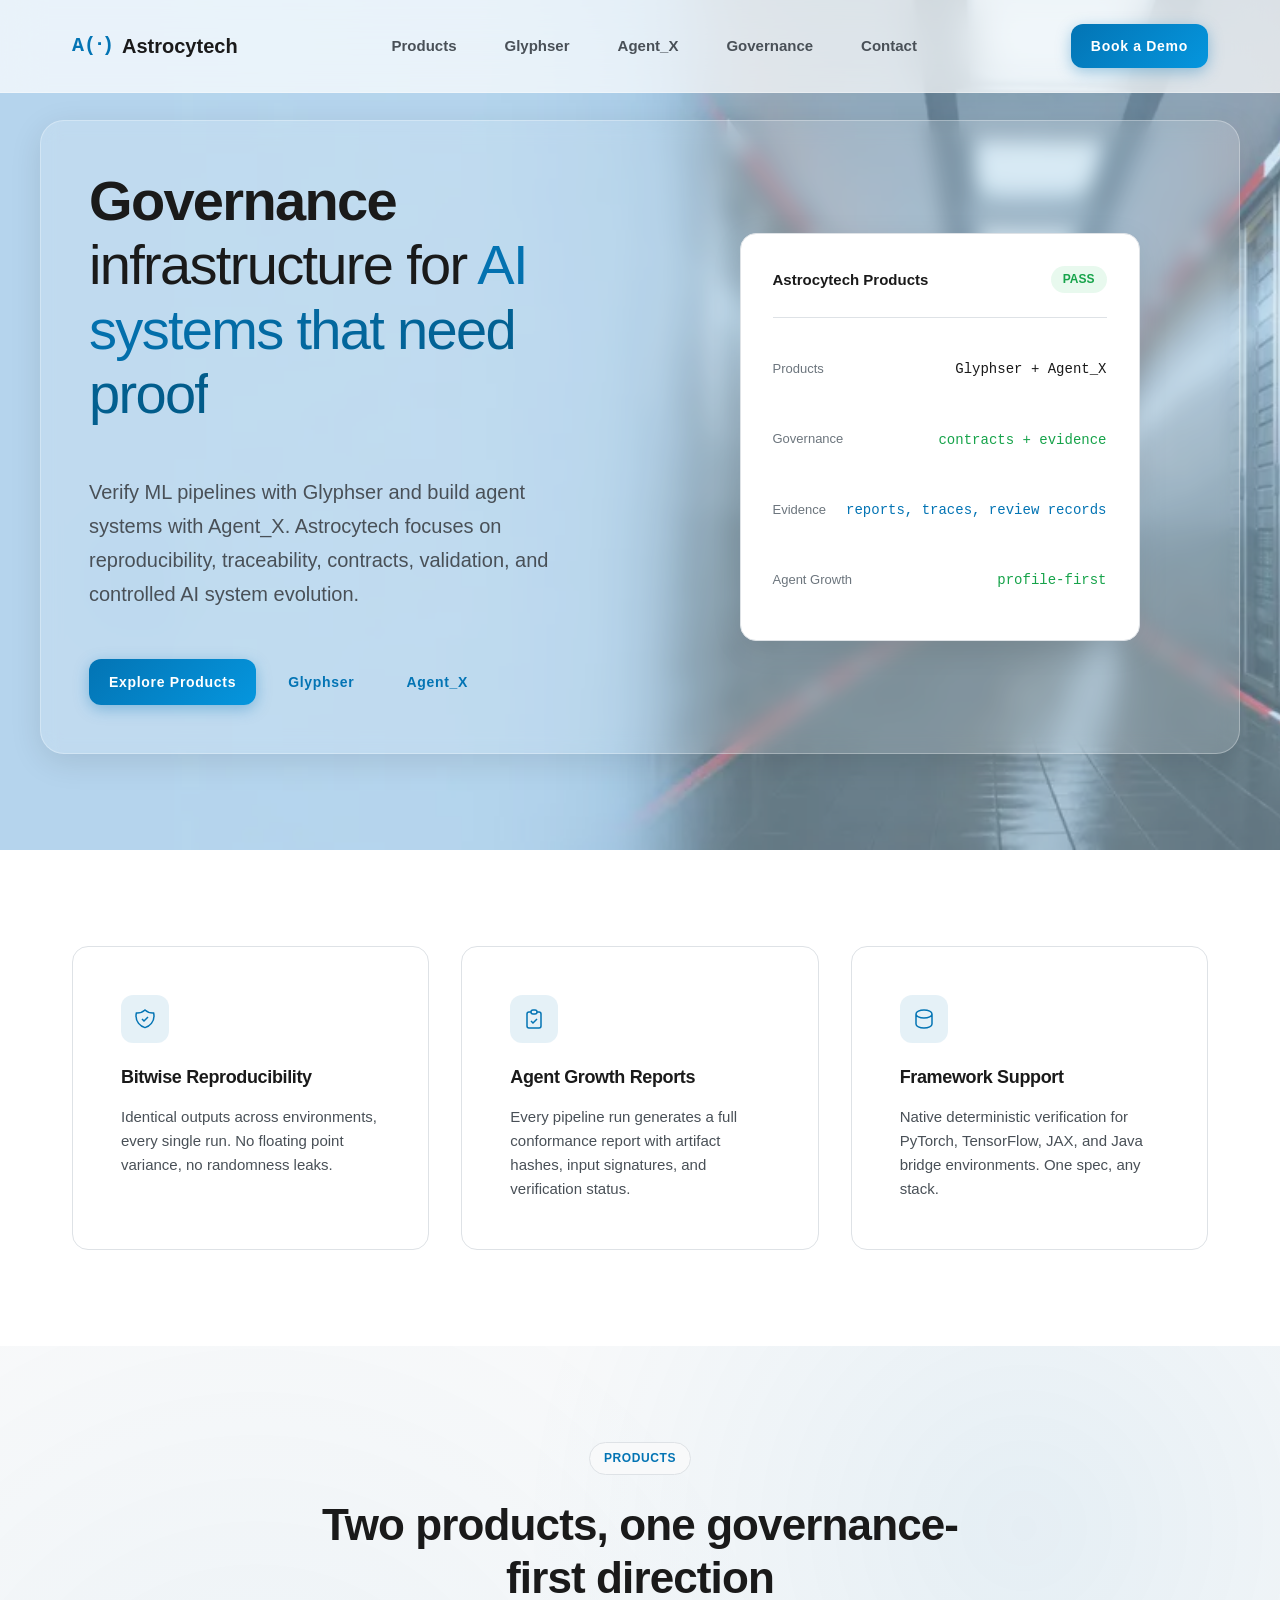
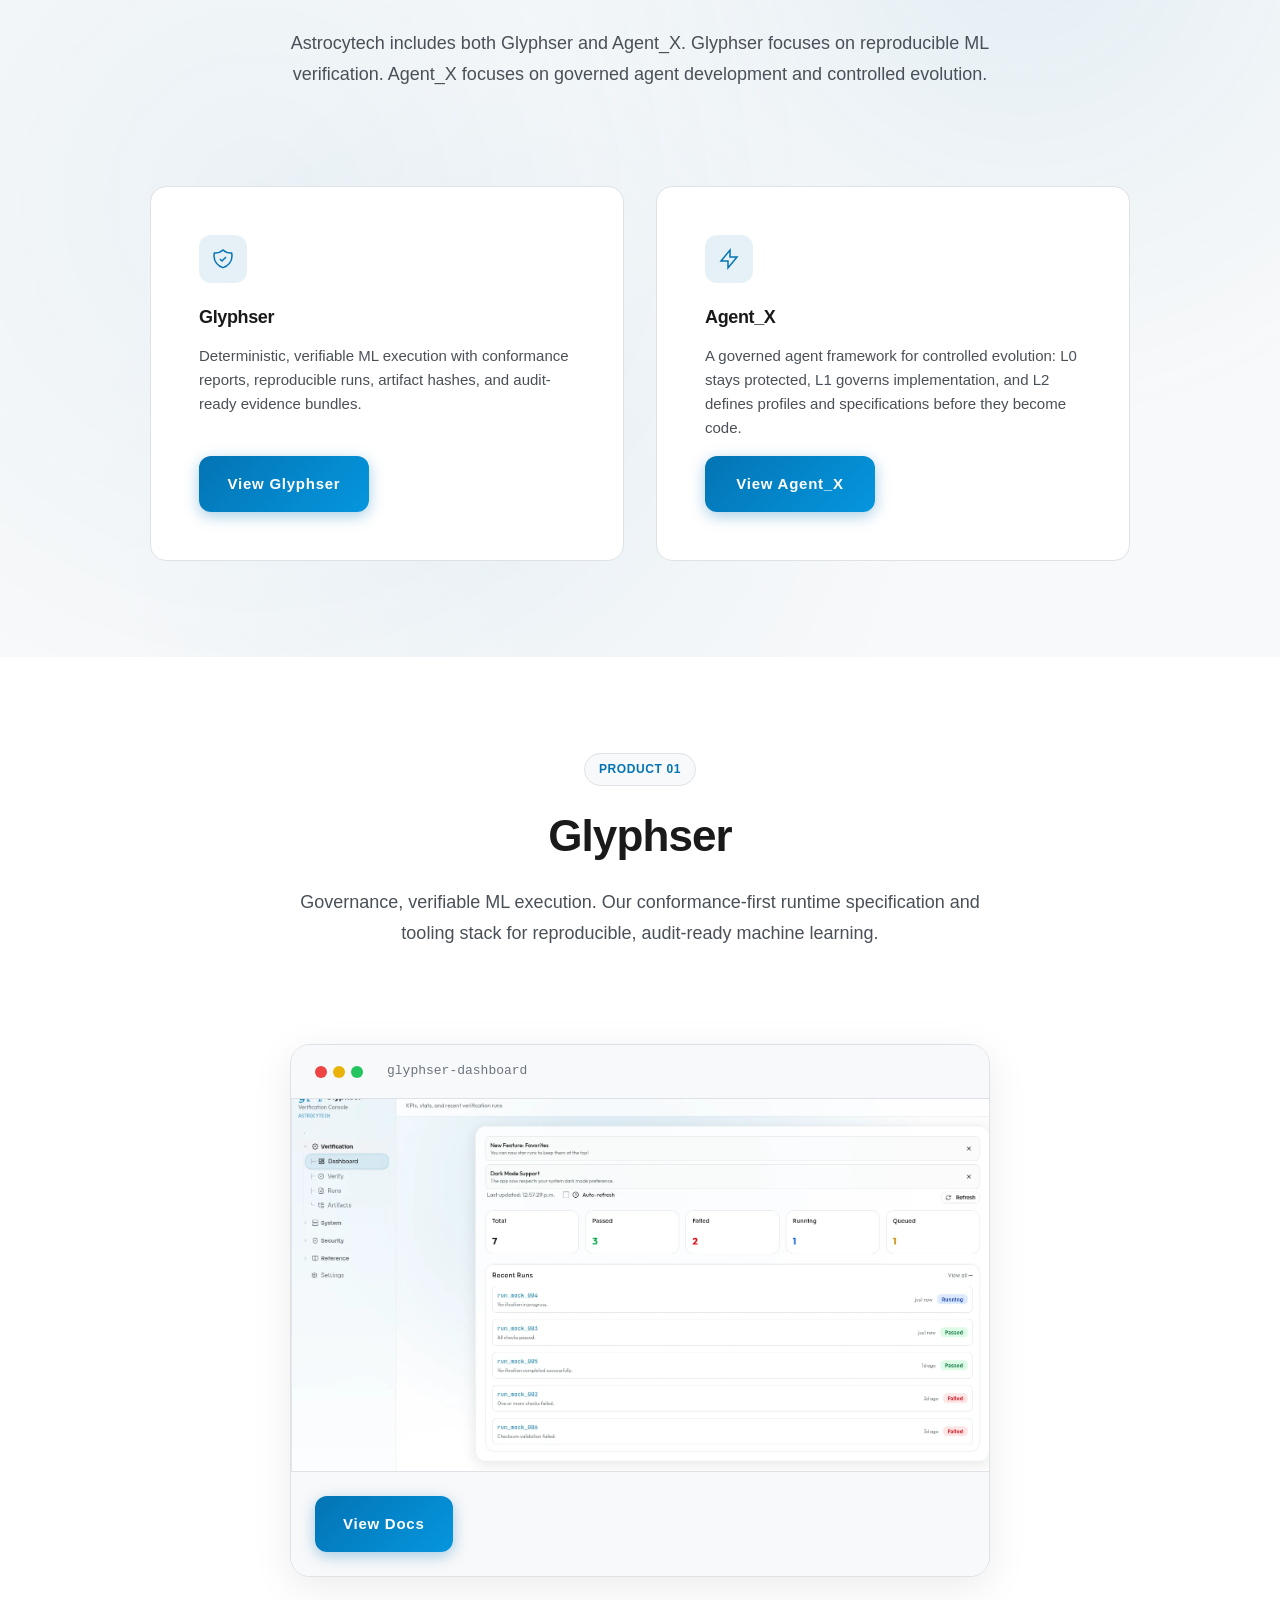
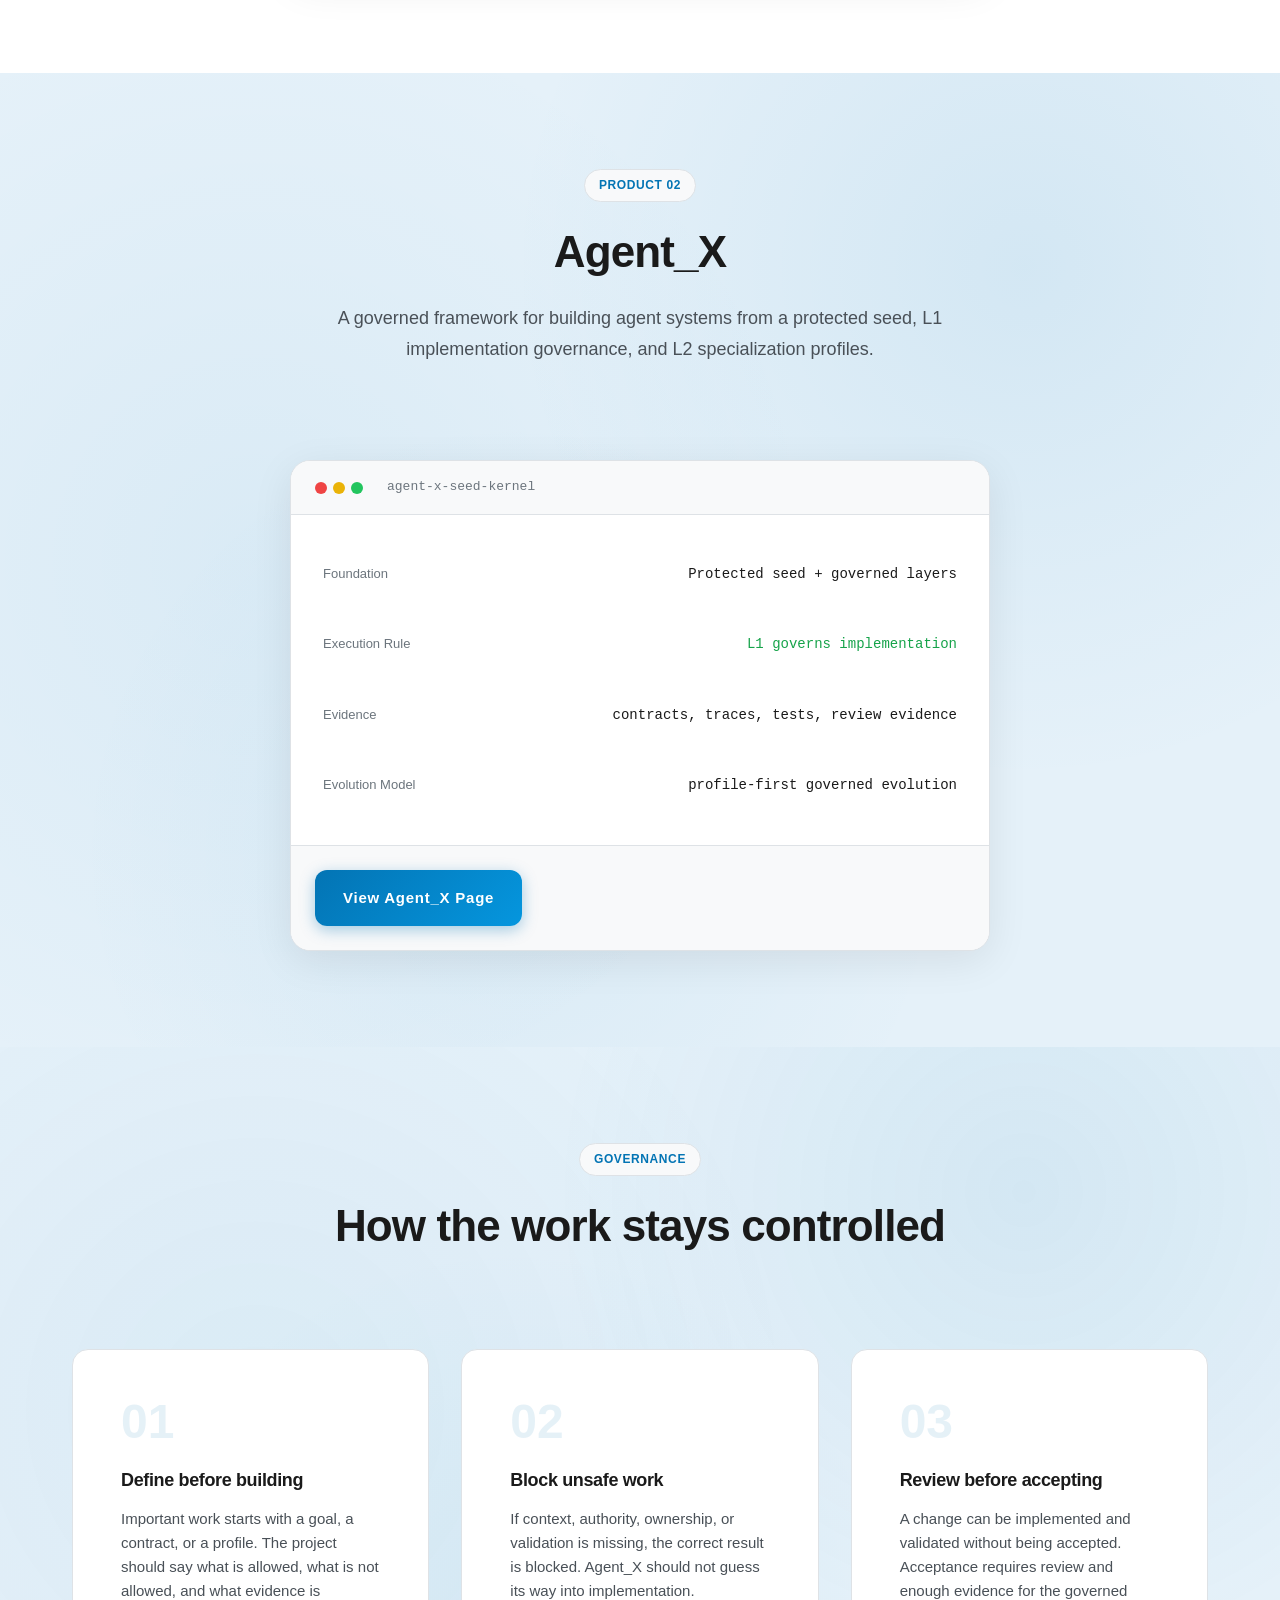
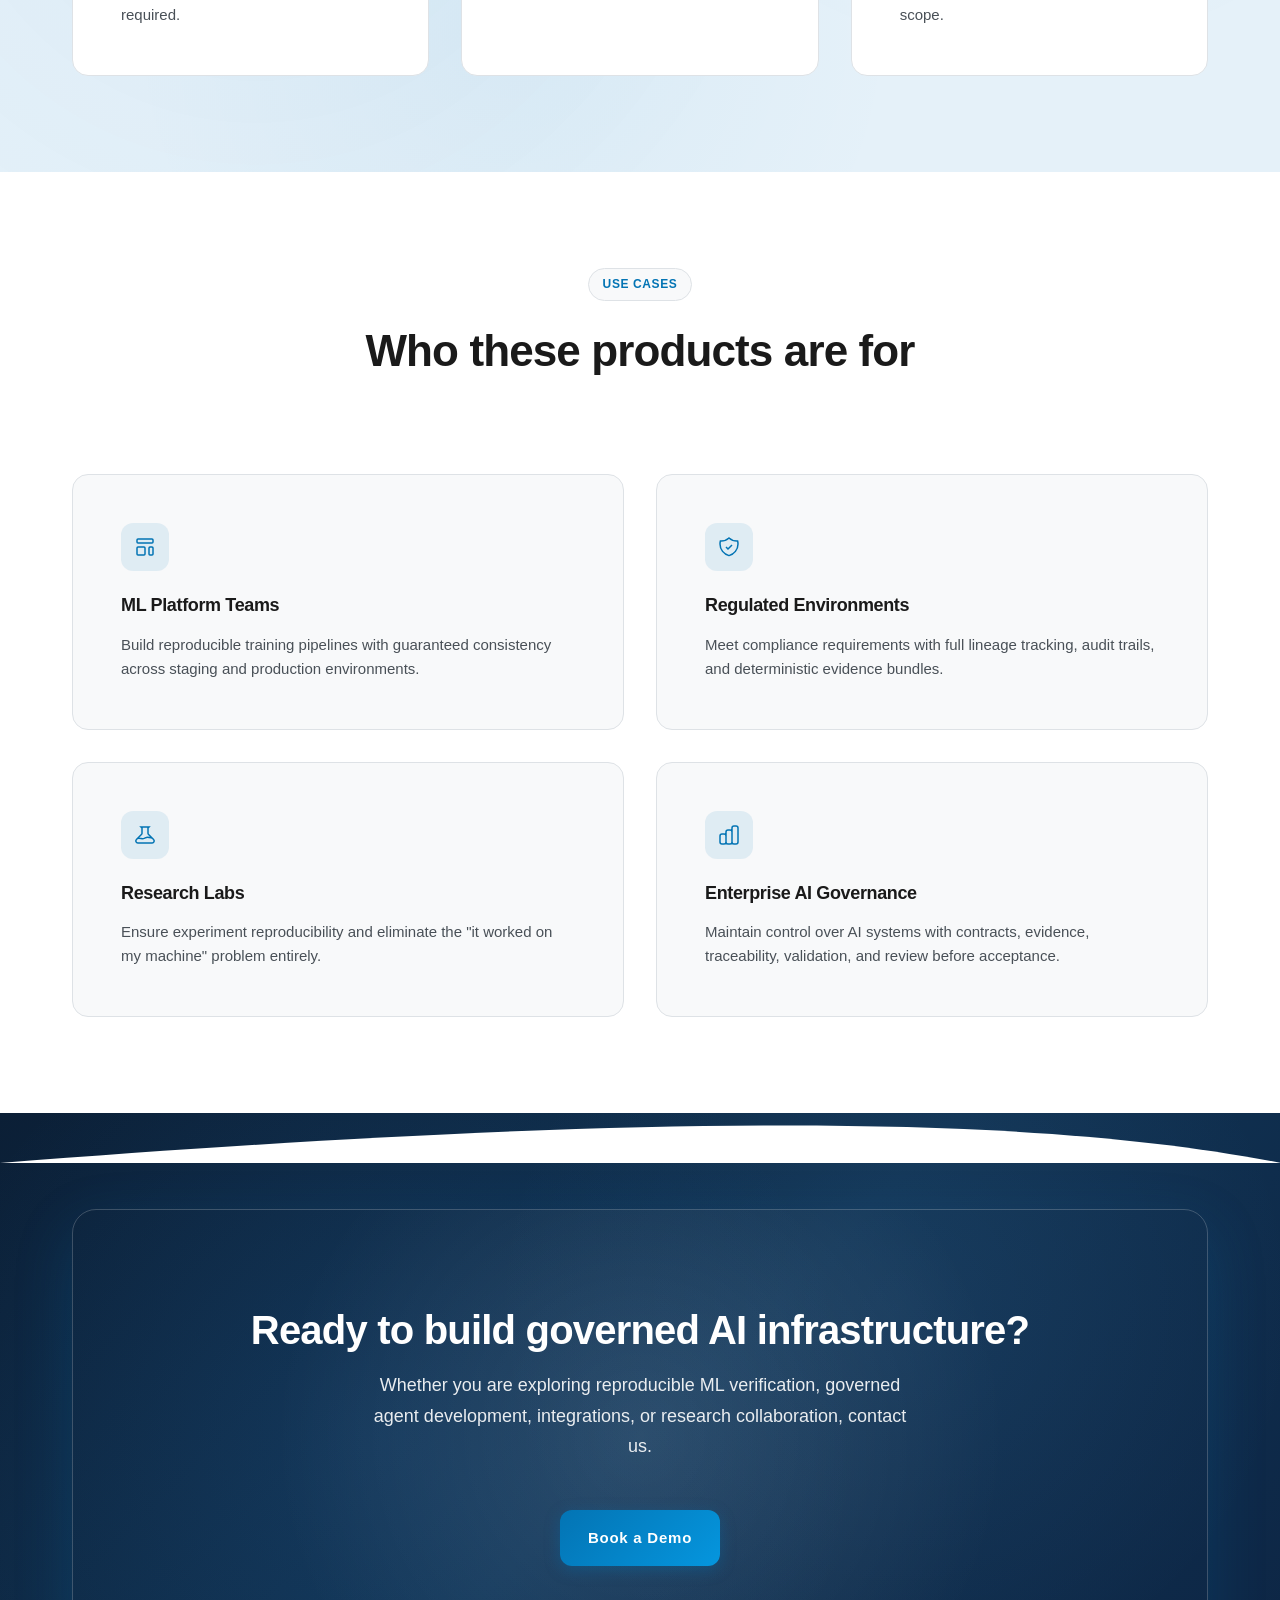
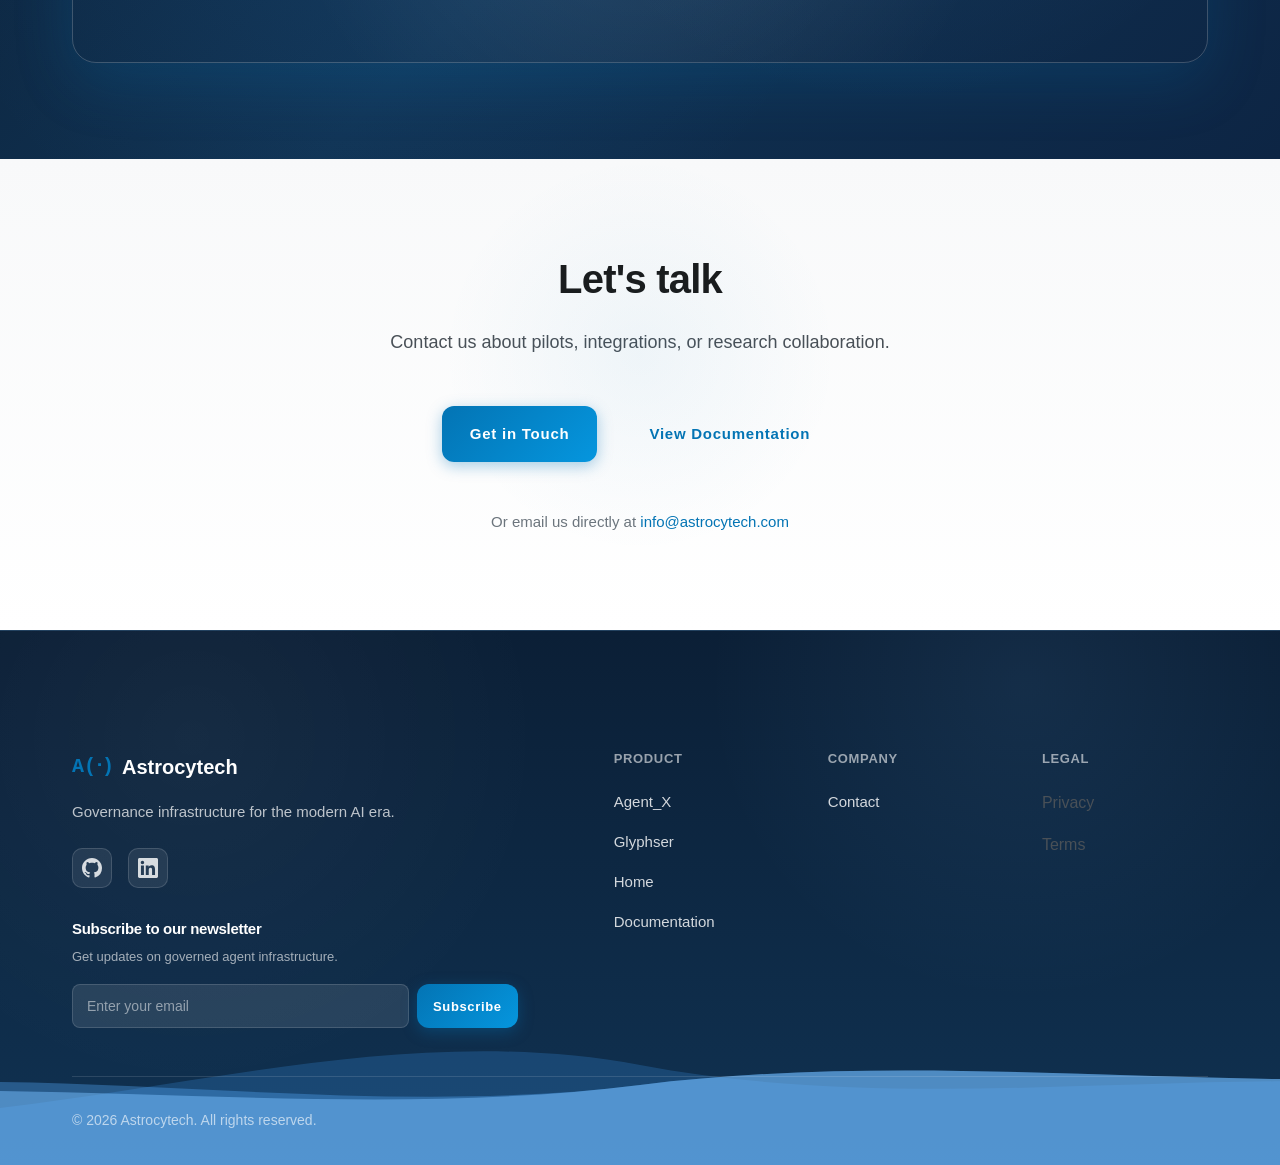
<file: index.html>
<!DOCTYPE html>

<html lang="en">
<head>
<meta charset="utf-8"/>
<meta content="width=device-width, initial-scale=1.0" name="viewport"/>
<title>Astrocytech - Governance AI Infrastructure</title>
<meta content="Astrocytech builds governed AI infrastructure, including Glyphser for reproducible ML verification and Agent_X for controlled agent development and evolution." name="description"/>
<link href="https://astrocytech.github.io/" rel="canonical"/>
<!-- Open Graph -->
<meta content="website" property="og:type"/>
<meta content="https://astrocytech.github.io/" property="og:url"/>
<meta content="Astrocytech - Governance AI Infrastructure" property="og:title"/>
<meta content="Astrocytech builds governed AI infrastructure, including Glyphser and Agent_X." property="og:description"/>
<meta content="https://astrocytech.github.io/files/home-hero@2x.webp" property="og:image"/>
<!-- Twitter Card -->
<meta content="summary_large_image" name="twitter:card"/>
<meta content="Astrocytech - Governance AI Infrastructure" name="twitter:title"/>
<meta content="Astrocytech builds governed AI infrastructure, including Glyphser and Agent_X." name="twitter:description"/>
<!-- Theme Color -->
<meta content="#0374b4" name="theme-color"/>
<!-- Structured Data -->
<script type="application/ld+json">
  {
    "@context": "https://schema.org",
    "@type": "Organization",
    "name": "Astrocytech",
    "url": "https://astrocytech.github.io/",
    "logo": "https://astrocytech.github.io/files/favicon_io/favicon-32x32.png",
    "description": "Astrocytech builds governed AI infrastructure, including Glyphser for reproducible ML verification and Agent_X for controlled agent development and evolution.",
    "sameAs": [
      "https://twitter.com/astrocytech",
      "https://linkedin.com/company/astrocytech",
      "https://github.com/Astrocytech"
    ]
  }
  </script>
<!-- Breadcrumb Structured Data -->
<script type="application/ld+json">
  {
    "@context": "https://schema.org",
    "@type": "BreadcrumbList",
    "itemListElement": [
      {
        "@type": "ListItem",
        "position": 1,
        "name": "Home",
        "item": "https://astrocytech.github.io/"
      }
    ]
  }
  </script>
<!-- FAQ Structured Data -->
<script type="application/ld+json">
  {
    "@context": "https://schema.org",
    "@type": "FAQPage",
    "mainEntity": [
      {
        "@type": "Question",
        "name": "What is deterministic ML verification?",
        "answer": "Governance ML verification ensures that machine learning models produce identical outputs for the same inputs every time, regardless of environment or execution context. This is achieved through bitwise reproducibility and conformance-first runtime guarantees."
      },
      {
        "@type": "Question",
        "name": "How does Glyphser ensure reproducibility?",
        "answer": "Glyphser records structured execution traces, checkpoints, and certificates for every ML run, creating verifiable artifacts that can be independently verified across different environments."
      },
      {
        "@type": "Question",
        "name": "What programming languages does Glyphser support?",
        "answer": "Glyphser primarily supports Python and is designed to work with popular ML frameworks. It provides bindings and integrations for seamless adoption in existing ML workflows."
      },
      {
        "@type": "Question",
        "name": "Is Glyphser open source?",
        "answer": "Yes, Glyphser is open source under the AGPL-3.0 license, allowing for free use, modification, and distribution."
      },
      {
        "@type": "Question",
        "name": "What is Agent_X?",
        "answer": "Agent_X is Astrocytech's governed agent development framework. It keeps L0 protected, uses L1 for implementation governance, and uses L2 profiles to describe future specializations before they become code."
      }
    ]
  }
  </script>
<!-- HowTo Structured Data -->
<script type="application/ld+json">
  {
    "@context": "https://schema.org",
    "@type": "HowTo",
    "name": "How to Verify Your ML Products with Glyphser",
    "description": "Learn how to ensure deterministic, verifiable machine learning execution using Glyphser.",
    "step": [
      {
        "@type": "HowToStep",
        "name": "Define Your Products",
        "text": "Create a YAML manifest that specifies your ML pipeline, including data sources, model architecture, and execution parameters.",
        "url": "https://astrocytech.github.io/glyphser.html#how-it-works"
      },
      {
        "@type": "HowToStep",
        "name": "Run & Verify",
        "text": "Execute your pipeline using Glyphser's deterministic runtime, which captures all execution artifacts and checkpoints.",
        "url": "https://astrocytech.github.io/glyphser.html#how-it-works"
      },
      {
        "@type": "HowToStep",
        "name": "Review Evidence",
        "text": "Examine the generated conformance certificates and execution traces to verify bitwise reproducibility.",
        "url": "https://astrocytech.github.io/glyphser.html#how-it-works"
      }
    ]
  }
  </script>
<!-- Content Security Policy -->
<meta content="default-src 'self'; script-src 'self' 'unsafe-inline'; style-src 'self' 'unsafe-inline' https://fonts.googleapis.com; font-src 'self' https://fonts.gstatic.com; img-src 'self' data: https:; connect-src 'self' https:;" http-equiv="Content-Security-Policy"/>
<!-- Security Headers -->
<meta content="DENY" http-equiv="X-Frame-Options"/>
<meta content="nosniff" http-equiv="X-Content-Type-Options"/>
<meta content="strict-origin-when-cross-origin" name="referrer"/>
<!-- Fonts -->
<link href="https://fonts.googleapis.com" rel="preconnect"/>
<link crossorigin="" href="https://fonts.gstatic.com" rel="preconnect"/>
<link as="style" href="https://fonts.googleapis.com/css2?family=Sora:wght@400;500;600;700&amp;family=Outfit:wght@400;500;600;700&amp;family=JetBrains+Mono:wght@400;500;700&amp;display=swap" rel="preload"/>
<link href="https://fonts.googleapis.com/css2?family=Sora:wght@400;500;600;700&amp;family=Outfit:wght@400;500;600;700&amp;family=JetBrains+Mono:wght@400;500;700&amp;display=swap" rel="stylesheet"/>
<!-- Styles -->
<link href="files/astrocytech.css" rel="stylesheet"/>
<!-- Favicon -->
<link href="files/favicon_io/favicon.ico" rel="icon" type="image/x-icon"/>
<link href="files/favicon_io/favicon-32x32.png" rel="icon" sizes="32x32" type="image/png"/>
<link href="files/favicon_io/favicon-16x16.png" rel="icon" sizes="16x16" type="image/png"/>
<link href="files/favicon_io/apple-touch-icon.png" rel="apple-touch-icon" sizes="180x180"/>
<link href="files/favicon_io/site.webmanifest" rel="manifest"/>
<style>
    /* Homepage product-button fixes */
    .hero-actions {
      display: flex !important;
      flex-wrap: nowrap !important;
      align-items: center !important;
      gap: 0.75rem !important;
    }

    .hero-actions .btn {
      width: auto !important;
      min-width: 0 !important;
      white-space: nowrap !important;
      text-align: center !important;
      padding: 0.75rem 1.25rem !important;
      font-size: 0.875rem !important;
    }

    .product-card-actions {
      display: flex !important;
      align-items: center !important;
      justify-content: flex-start !important;
      gap: 1rem !important;
      background: transparent !important;
      border: 0 !important;
      box-shadow: none !important;
      min-height: 0 !important;
    }

    .product-card-actions .btn {
      display: inline-flex !important;
      align-items: center !important;
      justify-content: center !important;
      width: auto !important;
      min-width: 170px !important;
      max-width: none !important;
      white-space: nowrap !important;
      text-align: center !important;
    }

    .feature-card {
      display: flex;
      flex-direction: column;
    }

    .product-card-actions {
      margin-top: auto;
      padding-top: 1rem;
    }

    @media (max-width: 640px) {
      .hero-actions,
      .product-card-actions {
        align-items: stretch !important;
      }

      .hero-actions .btn,
      .product-card-actions .btn {
        width: 100% !important;
      }
    }
  
    .plain-list { margin: 1rem 0 0; padding-left: 1.2rem; color: var(--text-secondary); line-height: 1.7; }
</style>
</head>
<body>
<a class="skip-link" href="#main-content">Skip to main content</a>
<!-- Navigation -->
<nav aria-label="Main navigation" class="nav">
<div class="nav-inner">
<a class="nav-logo" href="index.html" style="pointer-events:auto !important; z-index:9999 !important; position:relative !important;">
<span class="logo-text">A(⋅)</span>
<span>Astrocytech</span>
</a>
<div class="nav-links">
<a href="#products">Products</a>
<a href="#glyphser">Glyphser</a>
<a href="#agent-x">Agent_X</a>
<a href="#governance">Governance</a>
<a href="#contact">Contact</a>
</div>
<div class="nav-right">
<a class="btn btn-primary btn-sm" href="#contact">Book a Demo</a>
</div>
<button aria-controls="mobile-menu" aria-expanded="false" aria-label="Toggle menu" class="mobile-menu-btn" type="button">
<span></span>
<span></span>
<span></span>
</button>
</div>
</nav>
<!-- Mobile Menu -->
<nav aria-label="Mobile navigation" class="mobile-menu" id="mobile-menu">
<a href="#products">Products</a>
<a href="#glyphser">Glyphser</a>
<a href="#agent-x">Agent_X</a>
<a href="#governance">Governance</a>
<a href="#contact">Contact</a>
<a class="btn btn-primary btn-full" href="#contact">Book a Demo</a>
</nav>
<!-- Hero Section -->
<section class="hero" id="main-content" style="background-image: url('files/home-hero@2x.webp'); background-position: center center; background-repeat: no-repeat; background-size: cover; background-color: #e5f1f9;">
<div class="hero-bg"></div>
<div class="hero-decor hero-decor-1"></div>
<div class="hero-decor hero-decor-2"></div>
<div class="hero-decor hero-decor-3"></div>
<div class="hero-content hero-split">
<div class="hero-text">
<h1 class="hero-title">
<span class="title-heavy">Governance</span><br/>
<span class="title-light">infrastructure for <span class="text-gradient">AI systems that need proof</span></span>
</h1>
<p class="hero-desc">
          Verify ML pipelines with Glyphser and build agent systems with Agent_X. Astrocytech focuses on reproducibility, traceability, contracts, validation, and controlled AI system evolution.
        </p>
<div class="hero-actions">
<a class="btn btn-primary" href="#products">Explore Products</a>
<a class="btn btn-ghost" href="glyphser.html">Glyphser</a>
<a class="btn btn-ghost" href="agent_x.html">Agent_X</a>
</div>
</div>
<div class="hero-visual">
<div class="product-card">
<div class="product-header">
<span class="product-title">Astrocytech Products</span>
<span class="product-status status-pass">PASS</span>
</div>
<div class="product-body">
<div class="verification-item">
<span class="verification-label">Products</span>
<span class="verification-value">Glyphser + Agent_X</span>
</div>
<div class="verification-item">
<span class="verification-label">Governance</span>
<span class="verification-value verified">contracts + evidence</span>
</div>
<div class="verification-item">
<span class="verification-label">Evidence</span>
<span class="verification-value hash">reports, traces, review records</span>
</div>
<div class="verification-item">
<span class="verification-label">Agent Growth</span>
<span class="verification-value verified">profile-first</span>
</div>
</div>
</div>
</div>
</div>
</section>
<!-- Technical Proof Section -->
<section class="proof-section">
<div class="section-inner">
<div class="proof-grid">
<div class="proof-card">
<div class="proof-icon">
<svg fill="none" stroke="currentColor" stroke-width="1.5" viewbox="0 0 24 24">
<path d="M9 12l2 2 4-4m5.618-4.016A11.955 11.955 0 0112 2.944a11.955 11.955 0 01-8.618 3.04A12.02 12.02 0 003 9c0 5.591 3.824 10.29 9 11.622 5.176-1.332 9-6.03 9-11.622 0-1.042-.133-2.052-.382-3.016z"></path>
</svg>
</div>
<h3>Bitwise Reproducibility</h3>
<p>Identical outputs across environments, every single run. No floating point variance, no randomness leaks.</p>
</div>
<div class="proof-card">
<div class="proof-icon">
<svg fill="none" stroke="currentColor" stroke-width="1.5" viewbox="0 0 24 24">
<path d="M9 5H7a2 2 0 00-2 2v12a2 2 0 002 2h10a2 2 0 002-2V7a2 2 0 00-2-2h-2M9 5a2 2 0 002 2h2a2 2 0 002-2M9 5a2 2 0 012-2h2a2 2 0 012 2m-6 9l2 2 4-4"></path>
</svg>
</div>
<h3>Agent Growth Reports</h3>
<p>Every pipeline run generates a full conformance report with artifact hashes, input signatures, and verification status.</p>
</div>
<div class="proof-card">
<div class="proof-icon">
<svg fill="none" stroke="currentColor" stroke-width="1.5" viewbox="0 0 24 24">
<path d="M4 7v10c0 2.21 3.582 4 8 4s8-1.79 8-4V7M4 7c0 2.21 3.582 4 8 4s8-1.79 8-4M4 7c0-2.21 3.582-4 8-4s8 1.79 8 4"></path>
</svg>
</div>
<h3>Framework Support</h3>
<p>Native deterministic verification for PyTorch, TensorFlow, JAX, and Java bridge environments. One spec, any stack.</p>
</div>
</div>
</div>
</section>
<!-- Products Overview Section -->
<section class="features section-alt" id="products">
<div class="section-inner">
<div class="section-header">
<span class="section-tag">Products</span>
<h2 class="section-title">Two products, one governance-first direction</h2>
<p class="section-desc">
          Astrocytech includes both Glyphser and Agent_X. Glyphser focuses on reproducible ML verification. Agent_X focuses on governed agent development and controlled evolution.
        </p>
</div>
<div class="features-grid" style="grid-template-columns: repeat(2, minmax(0, 1fr)); max-width: 980px; margin: 0 auto;">
<div class="feature-card">
<div class="feature-icon">
<svg fill="none" stroke="currentColor" stroke-width="1.5" viewbox="0 0 24 24">
<path d="M9 12l2 2 4-4m5.618-4.016A11.955 11.955 0 0112 2.944a11.955 11.955 0 01-8.618 3.04A12.02 12.02 0 003 9c0 5.591 3.824 10.29 9 11.622 5.176-1.332 9-6.03 9-11.622 0-1.042-.133-2.052-.382-3.016z"></path>
</svg>
</div>
<h3>Glyphser</h3>
<p>Deterministic, verifiable ML execution with conformance reports, reproducible runs, artifact hashes, and audit-ready evidence bundles.</p>
<div class="product-card-actions">
<a class="btn btn-primary" href="glyphser.html">View Glyphser</a>
</div>
</div>
<div class="feature-card" id="agent-x">
<div class="feature-icon">
<svg fill="none" stroke="currentColor" stroke-width="1.5" viewbox="0 0 24 24">
<path d="M13 10V3L4 14h7v7l9-11h-7z"></path>
</svg>
</div>
<h3>Agent_X</h3>
<p>A governed agent framework for controlled evolution: L0 stays protected, L1 governs implementation, and L2 defines profiles and specifications before they become code.</p>
<div class="product-card-actions">
<a class="btn btn-primary" href="agent_x.html">View Agent_X</a>
</div>
</div>
</div>
</div>
</section>
<!-- Glyphser Section -->
<section class="glyphser" id="glyphser">
<div class="section-inner">
<div class="section-header">
<span class="section-tag">Product 01</span>
<h2 class="section-title">Glyphser</h2>
<p class="section-desc">
          Governance, verifiable ML execution. Our conformance-first runtime 
          specification and tooling stack for reproducible, audit-ready machine learning.
        </p>
</div>
<div class="glyphser-card">
<div class="code-header">
<div class="code-dots">
<span></span><span></span><span></span>
</div>
<span class="code-title">glyphser-dashboard</span>
</div>
<figure class="product-shot product-shot--flush">
<button aria-label="Open Glyphser dashboard screenshot full size" class="product-shot-trigger" data-fullsrc="files/glyphser/glyphser-dashboard-full-light.webp" type="button">
<img alt="Glyphser dashboard showing verification KPIs and recent runs" decoding="async" loading="lazy" src="files/glyphser/glyphser-dashboard-light-v2.webp"/>
</button>
</figure>
<div class="glyphser-actions">
<a class="btn btn-primary" href="glyphser.html">View Docs</a>
</div>
</div>
</div>
</section>
<!-- Agent_X Section -->
<section class="glyphser section-alt">
<div class="section-inner">
<div class="section-header">
<span class="section-tag">Product 02</span>
<h2 class="section-title">Agent_X</h2>
<p class="section-desc">
          A governed framework for building agent systems from a protected seed, L1 implementation governance, and L2 specialization profiles.
        </p>
</div>
<div class="glyphser-card">
<div class="code-header">
<div class="code-dots">
<span></span><span></span><span></span>
</div>
<span class="code-title">agent-x-seed-kernel</span>
</div>
<div class="product-body" style="padding:2rem;">
<div class="verification-item">
<span class="verification-label">Foundation</span>
<span class="verification-value">Protected seed + governed layers</span>
</div>
<div class="verification-item">
<span class="verification-label">Execution Rule</span>
<span class="verification-value verified">L1 governs implementation</span>
</div>
<div class="verification-item">
<span class="verification-label">Evidence</span>
<span class="verification-value">contracts, traces, tests, review evidence</span>
</div>
<div class="verification-item">
<span class="verification-label">Evolution Model</span>
<span class="verification-value">profile-first governed evolution</span>
</div>
</div>
<div class="glyphser-actions">
<a class="btn btn-primary" href="agent_x.html">View Agent_X Page</a>
</div>
</div>
</div>
</section>
<!-- How It Works Section -->
<section class="how-it-works section-alt" id="governance">
<div class="section-inner">
<div class="section-header">
<span class="section-tag">Governance</span>
<h2 class="section-title">How the work stays controlled</h2>
</div>
<div class="steps-grid">
<div class="step-card">
<div class="step-number">01</div>
<h3>Define before building</h3>
<p>Important work starts with a goal, a contract, or a profile. The project should say what is allowed, what is not allowed, and what evidence is required.</p>
</div>
<div class="step-card">
<div class="step-number">02</div>
<h3>Block unsafe work</h3>
<p>If context, authority, ownership, or validation is missing, the correct result is blocked. Agent_X should not guess its way into implementation.</p>
</div>
<div class="step-card">
<div class="step-number">03</div>
<h3>Review before accepting</h3>
<p>A change can be implemented and validated without being accepted. Acceptance requires review and enough evidence for the governed scope.</p>
</div>
</div>
</div>
</section>
<!-- Use Cases Section -->
<section class="use-cases" id="use-cases">
<div class="section-inner">
<div class="section-header">
<span class="section-tag">Use Cases</span>
<h2 class="section-title">Who these products are for</h2>
</div>
<div class="use-cases-grid">
<div class="use-case-card">
<div class="use-case-icon">
<svg fill="none" stroke="currentColor" stroke-width="1.5" viewbox="0 0 24 24">
<path d="M4 5a1 1 0 011-1h14a1 1 0 011 1v2a1 1 0 01-1 1H5a1 1 0 01-1-1V5zM4 13a1 1 0 011-1h6a1 1 0 011 1v6a1 1 0 01-1 1H5a1 1 0 01-1-1v-6zM16 13a1 1 0 011-1h2a1 1 0 011 1v6a1 1 0 01-1 1h-2a1 1 0 01-1-1v-6z"></path>
</svg>
</div>
<h3>ML Platform Teams</h3>
<p>Build reproducible training pipelines with guaranteed consistency across staging and production environments.</p>
</div>
<div class="use-case-card">
<div class="use-case-icon">
<svg fill="none" stroke="currentColor" stroke-width="1.5" viewbox="0 0 24 24">
<path d="M9 12l2 2 4-4m5.618-4.016A11.955 11.955 0 0112 2.944a11.955 11.955 0 01-8.618 3.04A12.02 12.02 0 003 9c0 5.591 3.824 10.29 9 11.622 5.176-1.332 9-6.03 9-11.622 0-1.042-.133-2.052-.382-3.016z"></path>
</svg>
</div>
<h3>Regulated Environments</h3>
<p>Meet compliance requirements with full lineage tracking, audit trails, and deterministic evidence bundles.</p>
</div>
<div class="use-case-card">
<div class="use-case-icon">
<svg fill="none" stroke="currentColor" stroke-width="1.5" viewbox="0 0 24 24">
<path d="M19.428 15.428a2 2 0 00-1.022-.547l-2.387-.477a6 6 0 00-3.86.517l-.318.158a6 6 0 01-3.86.517L6.05 15.21a2 2 0 00-1.806.547M8 4h8l-1 1v5.172a2 2 0 00.586 1.414l5 5c1.26 1.26.367 3.414-1.415 3.414H4.828c-1.782 0-2.674-2.154-1.414-3.414l5-5A2 2 0 009 10.172V5L8 4z"></path>
</svg>
</div>
<h3>Research Labs</h3>
<p>Ensure experiment reproducibility and eliminate the "it worked on my machine" problem entirely.</p>
</div>
<div class="use-case-card">
<div class="use-case-icon">
<svg fill="none" stroke="currentColor" stroke-width="1.5" viewbox="0 0 24 24">
<path d="M9 19v-6a2 2 0 00-2-2H5a2 2 0 00-2 2v6a2 2 0 002 2h2a2 2 0 002-2zm0 0V9a2 2 0 012-2h2a2 2 0 012 2v10m-6 0a2 2 0 002 2h2a2 2 0 002-2m0 0V5a2 2 0 012-2h2a2 2 0 012 2v14a2 2 0 01-2 2h-2a2 2 0 01-2-2z"></path>
</svg>
</div>
<h3>Enterprise AI Governance</h3>
<p>Maintain control over AI systems with contracts, evidence, traceability, validation, and review before acceptance.</p>
</div>
</div>
</div>
</section>
<!-- CTA Section -->
<section class="cta">
<div class="shape-divider shape-top">
<svg aria-hidden="true" class="nectar-shape-divider" fill="#ffffff" preserveaspectratio="none" viewbox="0 0 100 100">
<path d="M0 100 C 50 0 80 0 100 100 Z"></path>
</svg>
</div>
<div class="section-inner">
<div class="cta-card">
<div class="cta-content">
<h2>Ready to build governed AI infrastructure?</h2>
<p>Whether you are exploring reproducible ML verification, governed agent development, integrations, or research collaboration, contact us.</p>
</div>
<div class="cta-actions">
<a class="btn btn-primary" href="#contact">Book a Demo</a>
</div>
</div>
</div>
</section>
<!-- Contact Section -->
<section class="contact" id="contact">
<div class="section-inner">
<div class="contact-simple">
<h2>Let's talk</h2>
<p>Contact us about pilots, integrations, or research collaboration.</p>
<div class="contact-actions">
<a class="btn btn-primary" href="mailto:info@astrocytech.com">Get in Touch</a>
<a class="btn btn-ghost" href="glyphser.html">View Documentation</a>
</div>
<div class="contact-email">
<span>Or email us directly at</span>
<a href="mailto:info@astrocytech.com">info@astrocytech.com</a>
</div>
</div>
</div>
</section>
<!-- Footer -->
<footer class="footer">
<div class="footer-wave-wrap">
<div class="footer-wave-layer footer-wave-back">
<svg preserveaspectratio="none" viewbox="0 0 1440 220">
<path d="M0,160 C240,220 480,60 720,120 C960,180 1200,100 1440,160 L1440,220 L0,220 Z"></path>
</svg>
</div>
<div class="footer-wave-layer footer-wave-mid">
<svg preserveaspectratio="none" viewbox="0 0 1440 220">
<path d="M0,160 C240,100 480,180 720,140 C960,100 1200,160 1440,120 L1440,220 L0,220 Z"></path>
</svg>
</div>
<div class="footer-wave-layer footer-wave-front">
<svg preserveaspectratio="none" viewbox="0 0 1440 220">
<path d="M0,160 C240,120 480,180 720,140 C960,100 1200,160 1440,120 L1440,220 L0,220 Z"></path>
</svg>
</div>
</div>
<div class="footer-inner">
<div class="footer-grid">
<div class="footer-brand">
<a class="nav-logo" href="index.html" style="pointer-events:auto !important; z-index:9999 !important; position:relative !important;">
<span class="logo-text">A(⋅)</span>
<span>Astrocytech</span>
</a>
<p>Governance infrastructure for the modern AI era.</p>
<div class="footer-social">
<a aria-label="GitHub" href="https://github.com/Astrocytech" rel="noopener noreferrer" target="_blank">
<svg fill="currentColor" height="20" viewbox="0 0 24 24" width="20">
<path d="M12 0C5.37 0 0 5.37 0 12c0 5.31 3.435 9.795 8.205 11.385.6.105.825-.255.825-.57 0-.285-.015-1.23-.015-2.235-3.015.555-3.795-.735-4.035-1.41-.135-.345-.72-1.41-1.23-1.695-.42-.225-1.02-.78-.015-.795.945-.015 1.62.87 1.845 1.23 1.08 1.815 2.805 1.305 3.495.99.105-.78.42-1.305.765-1.605-2.67-.3-5.46-1.335-5.46-5.925 0-1.305.465-2.385 1.23-3.225-.12-.3-.54-1.53.12-3.18 0 0 1.005-.315 3.3 1.23.96-.27 1.98-.405 3-.405s2.04.135 3 .405c2.295-1.56 3.3-1.23 3.3-1.23.66 1.65.24 2.88.12 3.18.765.84 1.23 1.905 1.23 3.225 0 4.605-2.805 5.625-5.475 5.925.435.375.81 1.095.81 2.22 0 1.605-.015 2.895-.015 3.3 0 .315.225.69.825.57A12.02 12.02 0 0024 12c0-6.63-5.37-12-12-12z"></path>
</svg>
</a>
<a aria-label="LinkedIn" href="https://linkedin.com/company/astrocytech">
<svg fill="currentColor" height="20" viewbox="0 0 24 24" width="20">
<path d="M20.447 20.452h-3.554v-5.569c0-1.328-.027-3.037-1.852-3.037-1.853 0-2.136 1.445-2.136 2.939v5.667H9.351V9h3.414v1.561h.046c.477-.9 1.637-1.85 3.37-1.85 3.601 0 4.267 2.37 4.267 5.455v6.286zM5.337 7.433c-1.144 0-2.063-.926-2.063-2.065 0-1.138.92-2.063 2.063-2.063 1.14 0 2.064.925 2.064 2.063 0 1.139-.925 2.065-2.064 2.065zm1.782 13.019H3.555V9h3.564v11.452zM22.225 0H1.771C.792 0 0 .774 0 1.729v20.542C0 23.227.792 24 1.771 24h20.451C23.2 24 24 23.227 24 22.271V1.729C24 .774 23.2 0 22.222 0h.003z"></path>
</svg>
</a>
</div>
<div class="newsletter">
<h4>Subscribe to our newsletter</h4>
<p>Get updates on governed agent infrastructure.</p>
<form class="newsletter-form" onsubmit="event.preventDefault(); this.querySelector('button').textContent='Subscribed!'; this.querySelector('input').value='';">
<label class="visually-hidden" for="newsletter-email-index">Email address</label>
<input id="newsletter-email-index" placeholder="Enter your email" required="" type="email"/>
<button class="btn btn-primary" type="submit">Subscribe</button>
</form>
</div>
</div>
<div class="footer-links">
<div class="footer-col">
<h4>Product</h4>
<a href="agent_x.html">Agent_X</a>
<a href="glyphser.html">Glyphser</a>
<a href="index.html">Home</a>
<a href="https://github.com/Astrocytech/Agent_X" rel="noopener noreferrer" target="_blank">Documentation</a>
</div>
<div class="footer-col">
<h4>Company</h4>
<a href="#contact">Contact</a>
</div>
<div class="footer-col">
<h4>Legal</h4>
<span>Privacy</span>
<span>Terms</span>
</div>
</div>
</div>
<div class="footer-bottom">
<p>© 2026 Astrocytech. All rights reserved.</p>
</div>
</div>
</footer>
<div class="image-modal" hidden="" id="image-modal">
<div class="image-modal__backdrop" data-close=""></div>
<div aria-label="Image preview" aria-modal="true" class="image-modal__content" role="dialog">
<button aria-label="Close image preview" class="image-modal__close" type="button">
<svg aria-hidden="true" viewbox="0 0 24 24">
<path d="M6 6l12 12M18 6L6 18" fill="none" stroke="currentColor" stroke-linecap="round" stroke-width="2"></path>
</svg>
</button>
<img alt="" class="image-modal__img"/>
</div>
</div>
<script>
    // Smooth scroll
    document.querySelectorAll('a[href^="#"]').forEach(anchor => {
      anchor.addEventListener('click', function(e) {
        e.preventDefault();
        const target = document.querySelector(this.getAttribute('href'));
        if (target) {
          target.scrollIntoView({ behavior: 'smooth', block: 'start' });
        }
        // Close mobile menu
        document.body.classList.remove('menu-open');
        const menuBtn = document.querySelector('.mobile-menu-btn');
        menuBtn.setAttribute('aria-expanded', 'false');
      });
    });

    // Mobile menu toggle with focus trap and keyboard support
    const menuBtn = document.querySelector('.mobile-menu-btn');
    const mobileMenu = document.querySelector('.mobile-menu');
    const mobileMenuLinks = mobileMenu.querySelectorAll('a, button');
    const firstMenuItem = mobileMenuLinks[0];
    const lastMenuItem = mobileMenuLinks[mobileMenuLinks.length - 1];
    
    menuBtn.addEventListener('click', () => {
      const isOpen = document.body.classList.toggle('menu-open');
      menuBtn.setAttribute('aria-expanded', isOpen);
      if (isOpen) {
        firstMenuItem.focus();
      }
    });
    
    // Focus trap for mobile menu
    mobileMenu.addEventListener('keydown', (e) => {
      if (e.key === 'Tab') {
        if (e.shiftKey && document.activeElement === firstMenuItem) {
          e.preventDefault();
          lastMenuItem.focus();
        } else if (!e.shiftKey && document.activeElement === lastMenuItem) {
          e.preventDefault();
          firstMenuItem.focus();
        }
      }
      // Close on Escape
      if (e.key === 'Escape') {
        document.body.classList.remove('menu-open');
        menuBtn.setAttribute('aria-expanded', 'false');
        menuBtn.focus();
      }
    });

    // Logo click handler - logo is within nav-logo anchor
    document.querySelectorAll('.nav-logo').forEach(logo => {
      logo.addEventListener('click', function(e) {
        if (this.getAttribute('href') === 'index.html') {
          e.preventDefault();
          window.location.href = 'index.html';
        }
      });
    });

    // Image modal (full-size preview)
    (() => {
      const modal = document.getElementById('image-modal');
      if (!modal) return;
      const modalImg = modal.querySelector('.image-modal__img');
      const closeBtn = modal.querySelector('.image-modal__close');
      const backdrop = modal.querySelector('.image-modal__backdrop');
      let lastFocused = null;

      const openModal = (src, alt) => {
        lastFocused = document.activeElement;
        modalImg.src = src;
        modalImg.alt = alt || 'Image preview';
        modal.hidden = false;
        document.body.classList.add('modal-open');
        closeBtn.focus();
      };

      const closeModal = () => {
        modal.hidden = true;
        modalImg.src = '';
        modalImg.alt = '';
        document.body.classList.remove('modal-open');
        if (lastFocused && typeof lastFocused.focus === 'function') {
          lastFocused.focus();
        }
      };

      document.querySelectorAll('.product-shot-trigger').forEach(btn => {
        btn.addEventListener('click', () => {
          const img = btn.querySelector('img');
          if (!img) return;
          const fullSrc = btn.dataset.fullsrc || img.currentSrc || img.src;
          openModal(fullSrc, img.alt);
        });
      });

      closeBtn.addEventListener('click', closeModal);
      backdrop.addEventListener('click', closeModal);

      document.addEventListener('keydown', (e) => {
        if (!modal.hidden && e.key === 'Escape') closeModal();
      });
    })();
  </script>
<noscript>
<style>
      .mobile-menu { display: none; }
      .mobile-menu.active { display: block; }
    </style>
</noscript>
<script>
    if ('serviceWorker' in navigator) {
      navigator.serviceWorker.register('/sw.js').catch(err => console.log('SW registration failed:', err));
    }
  </script>
</body>
</html>
</file>
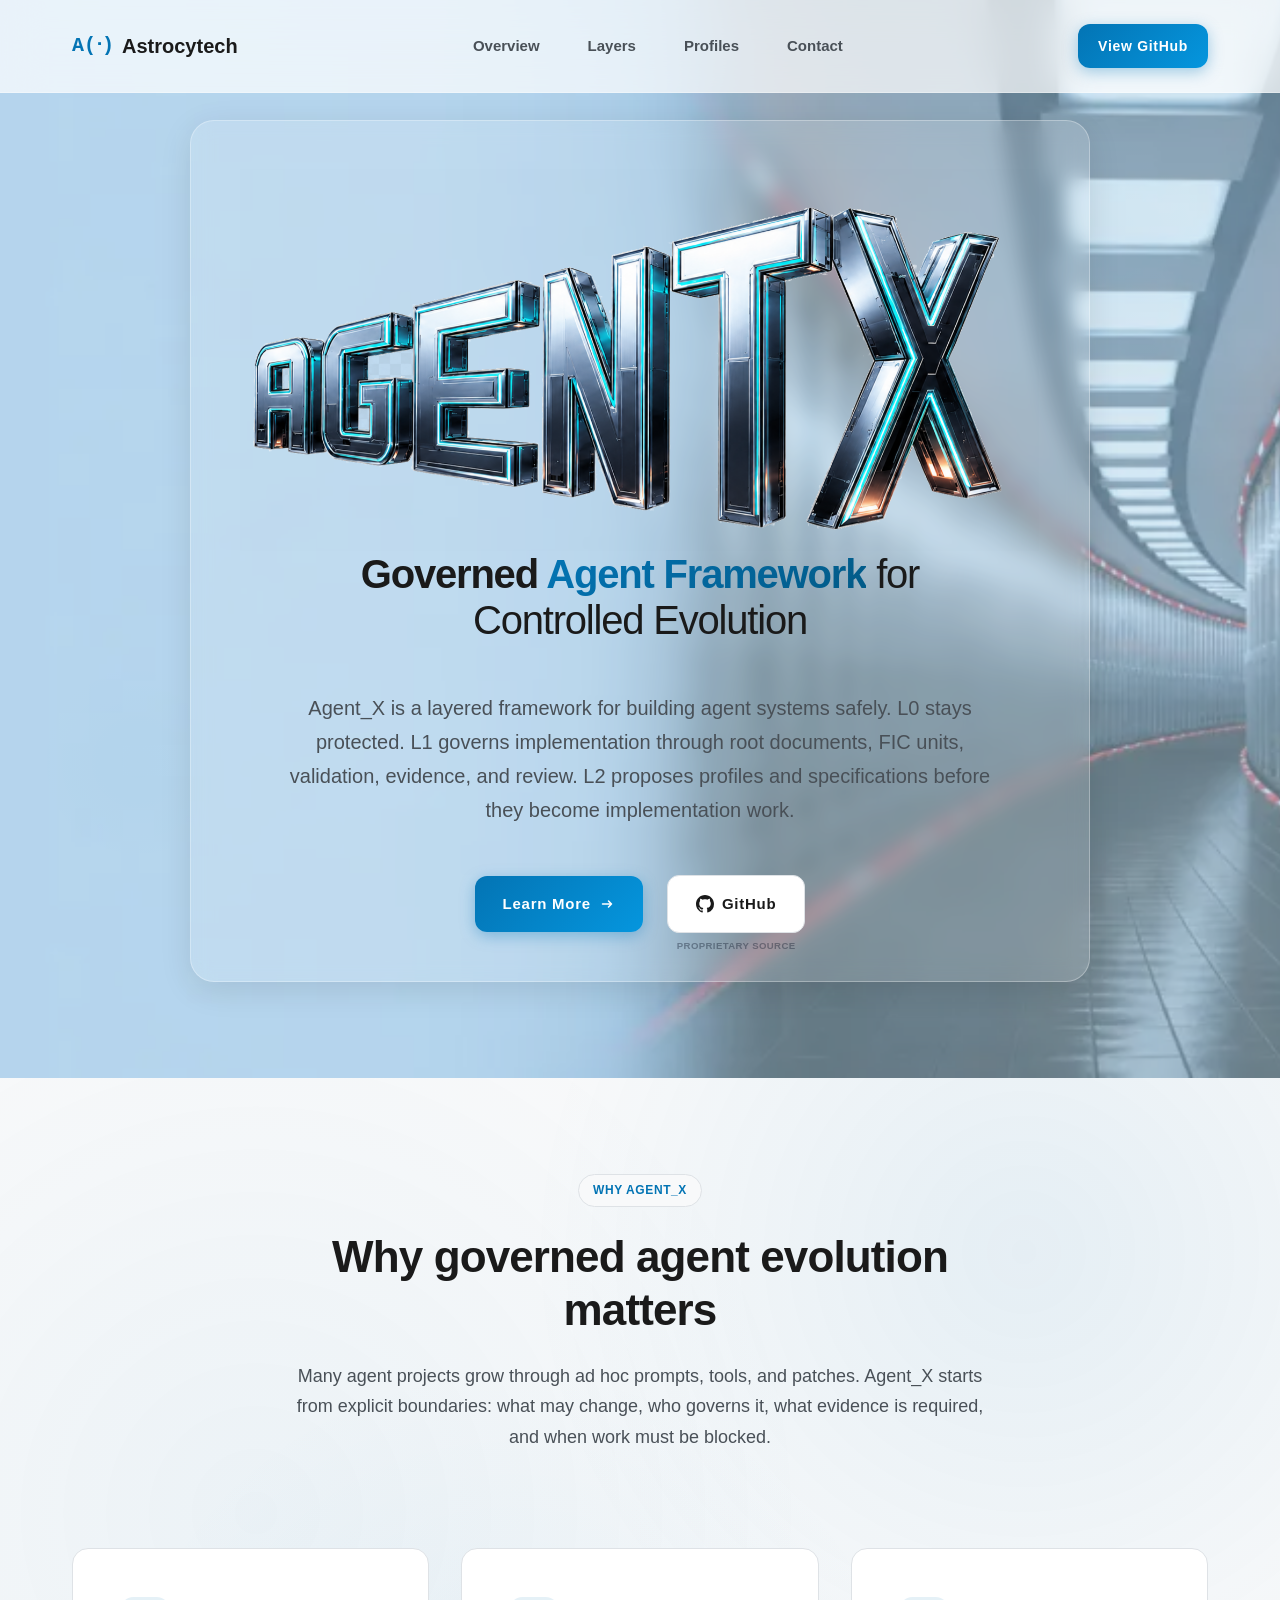
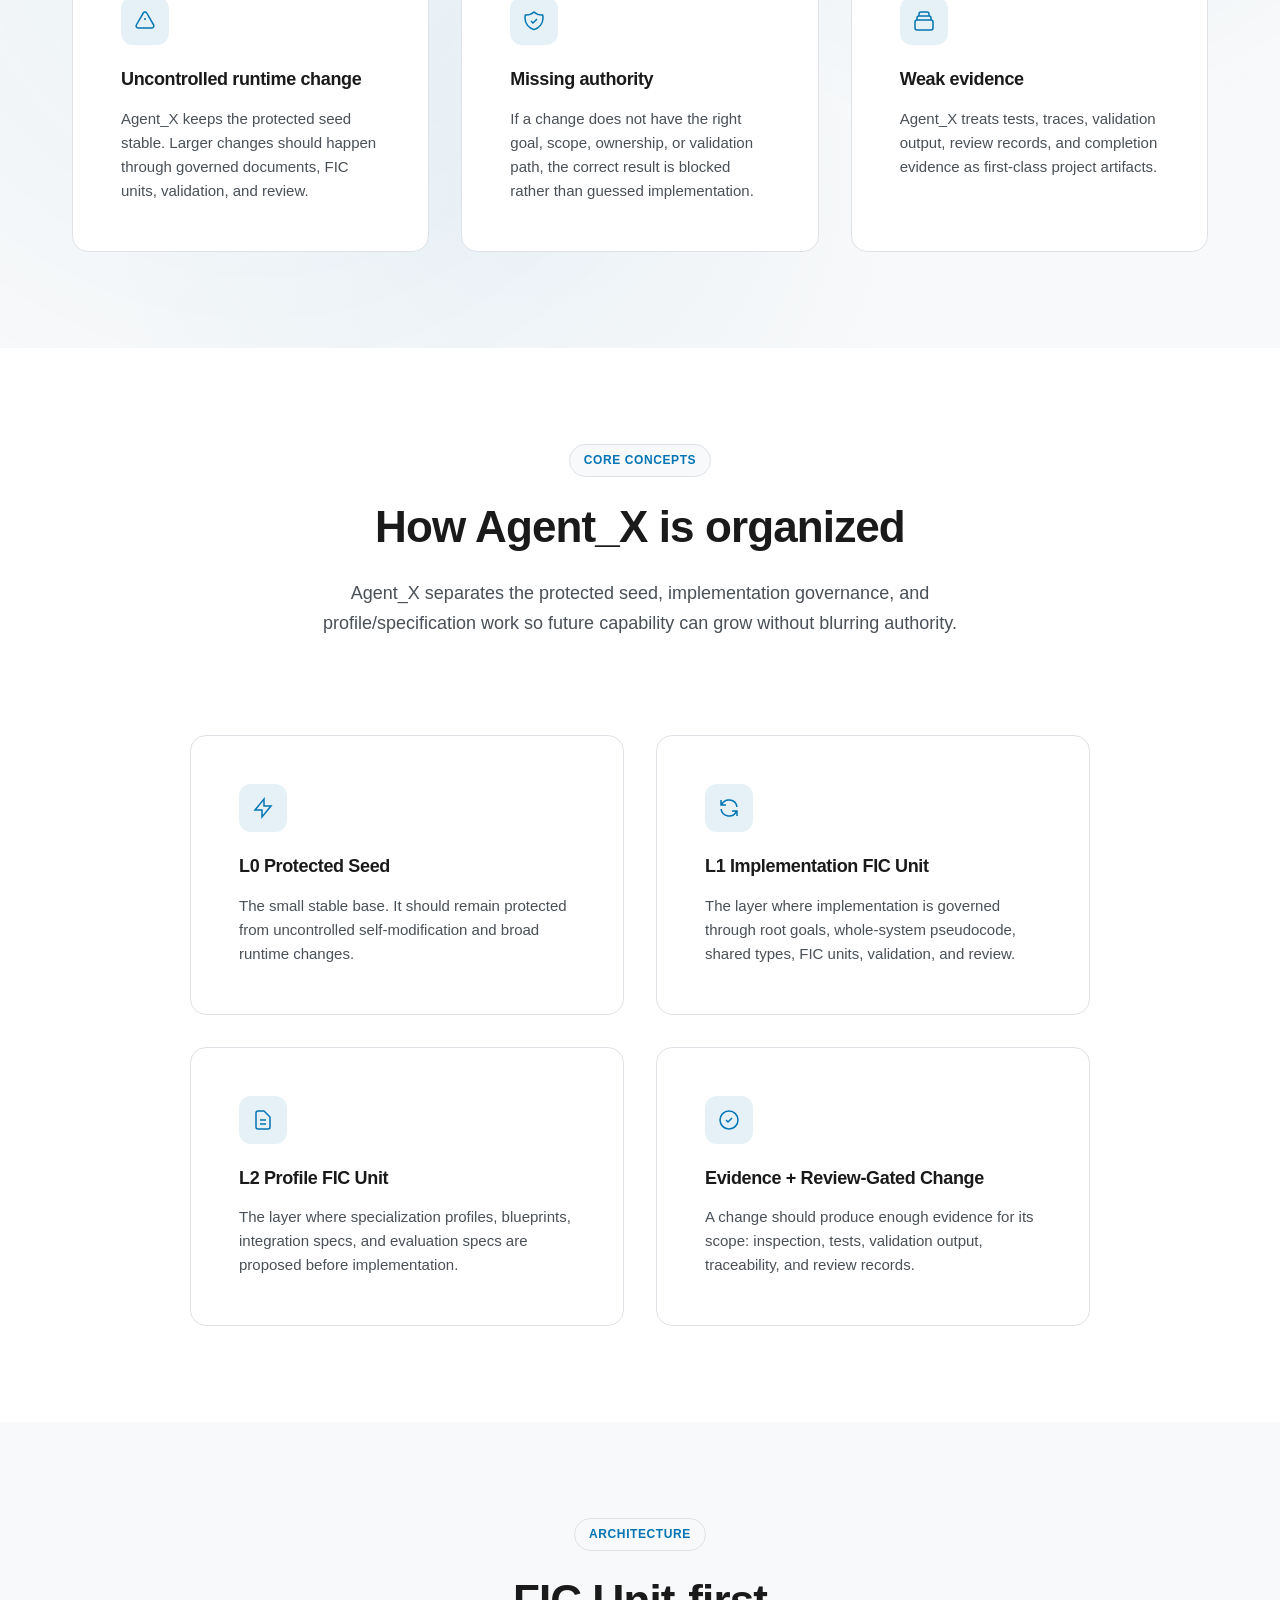
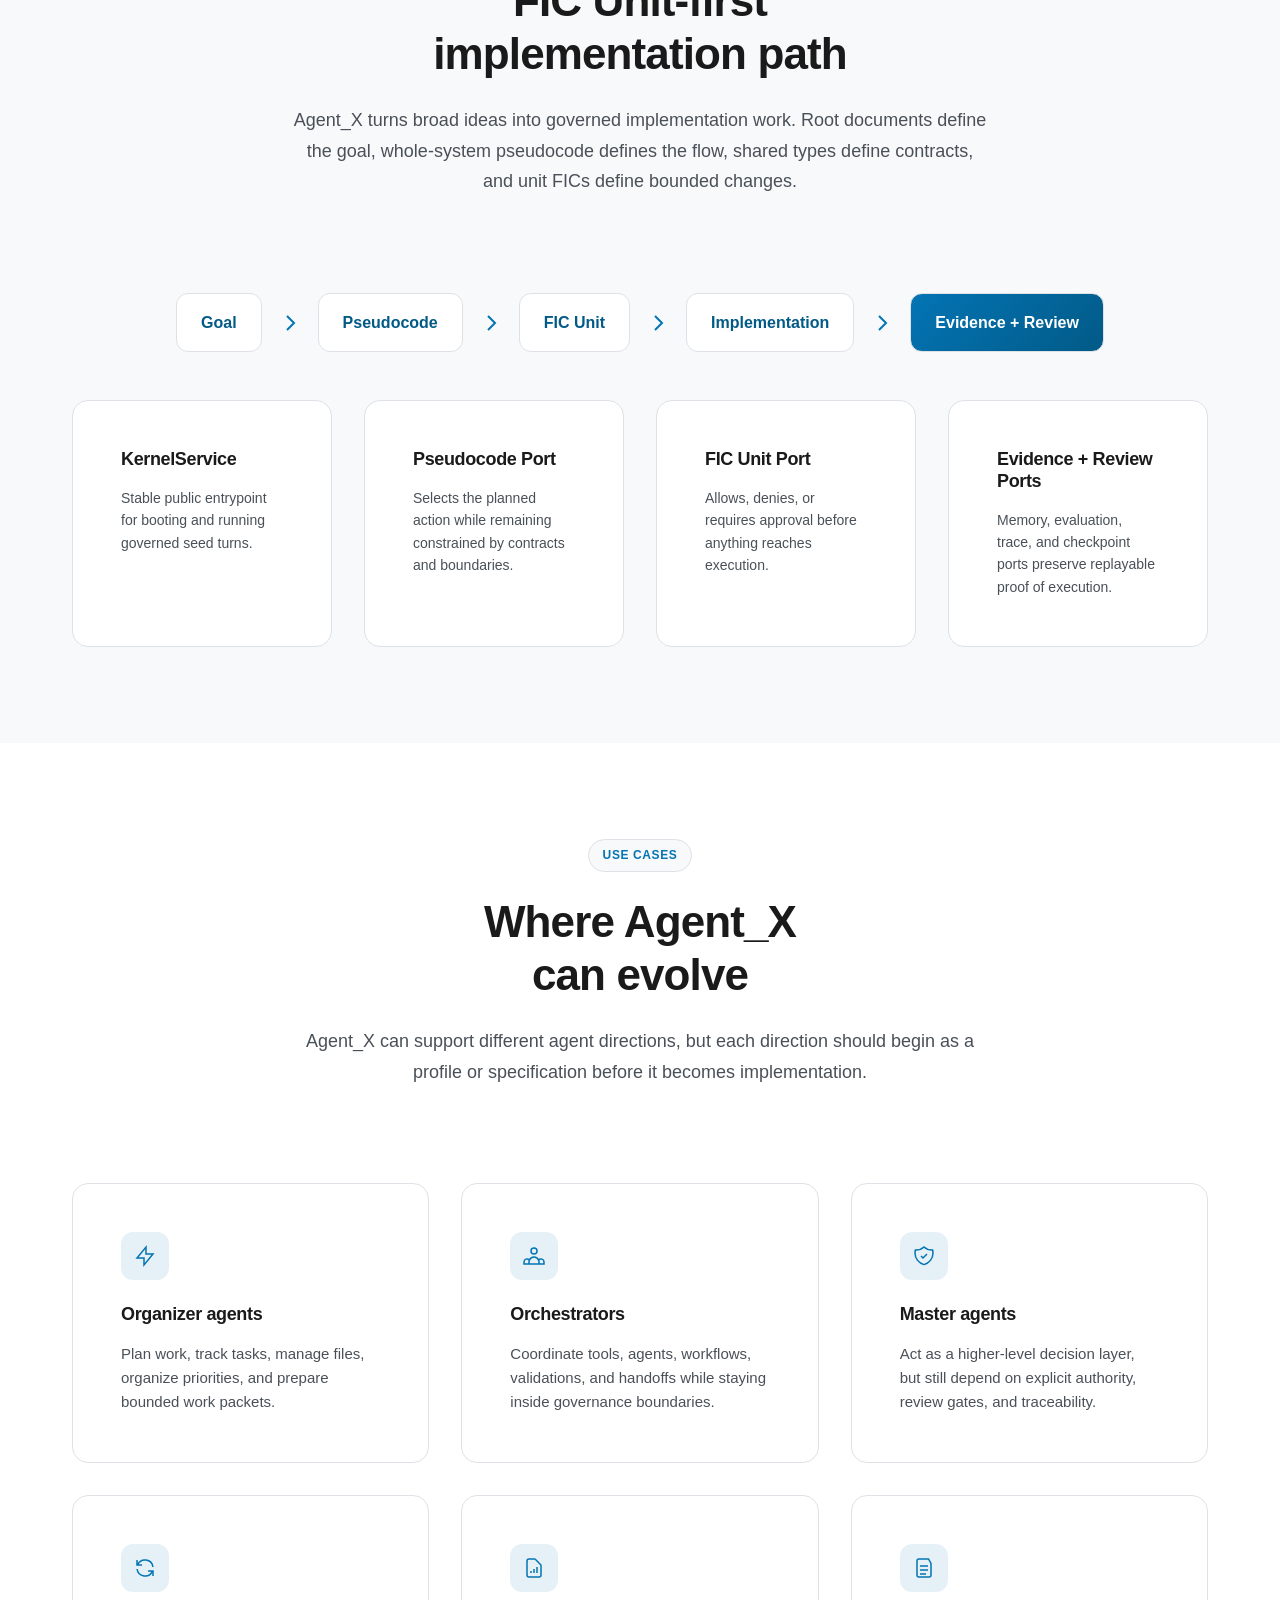
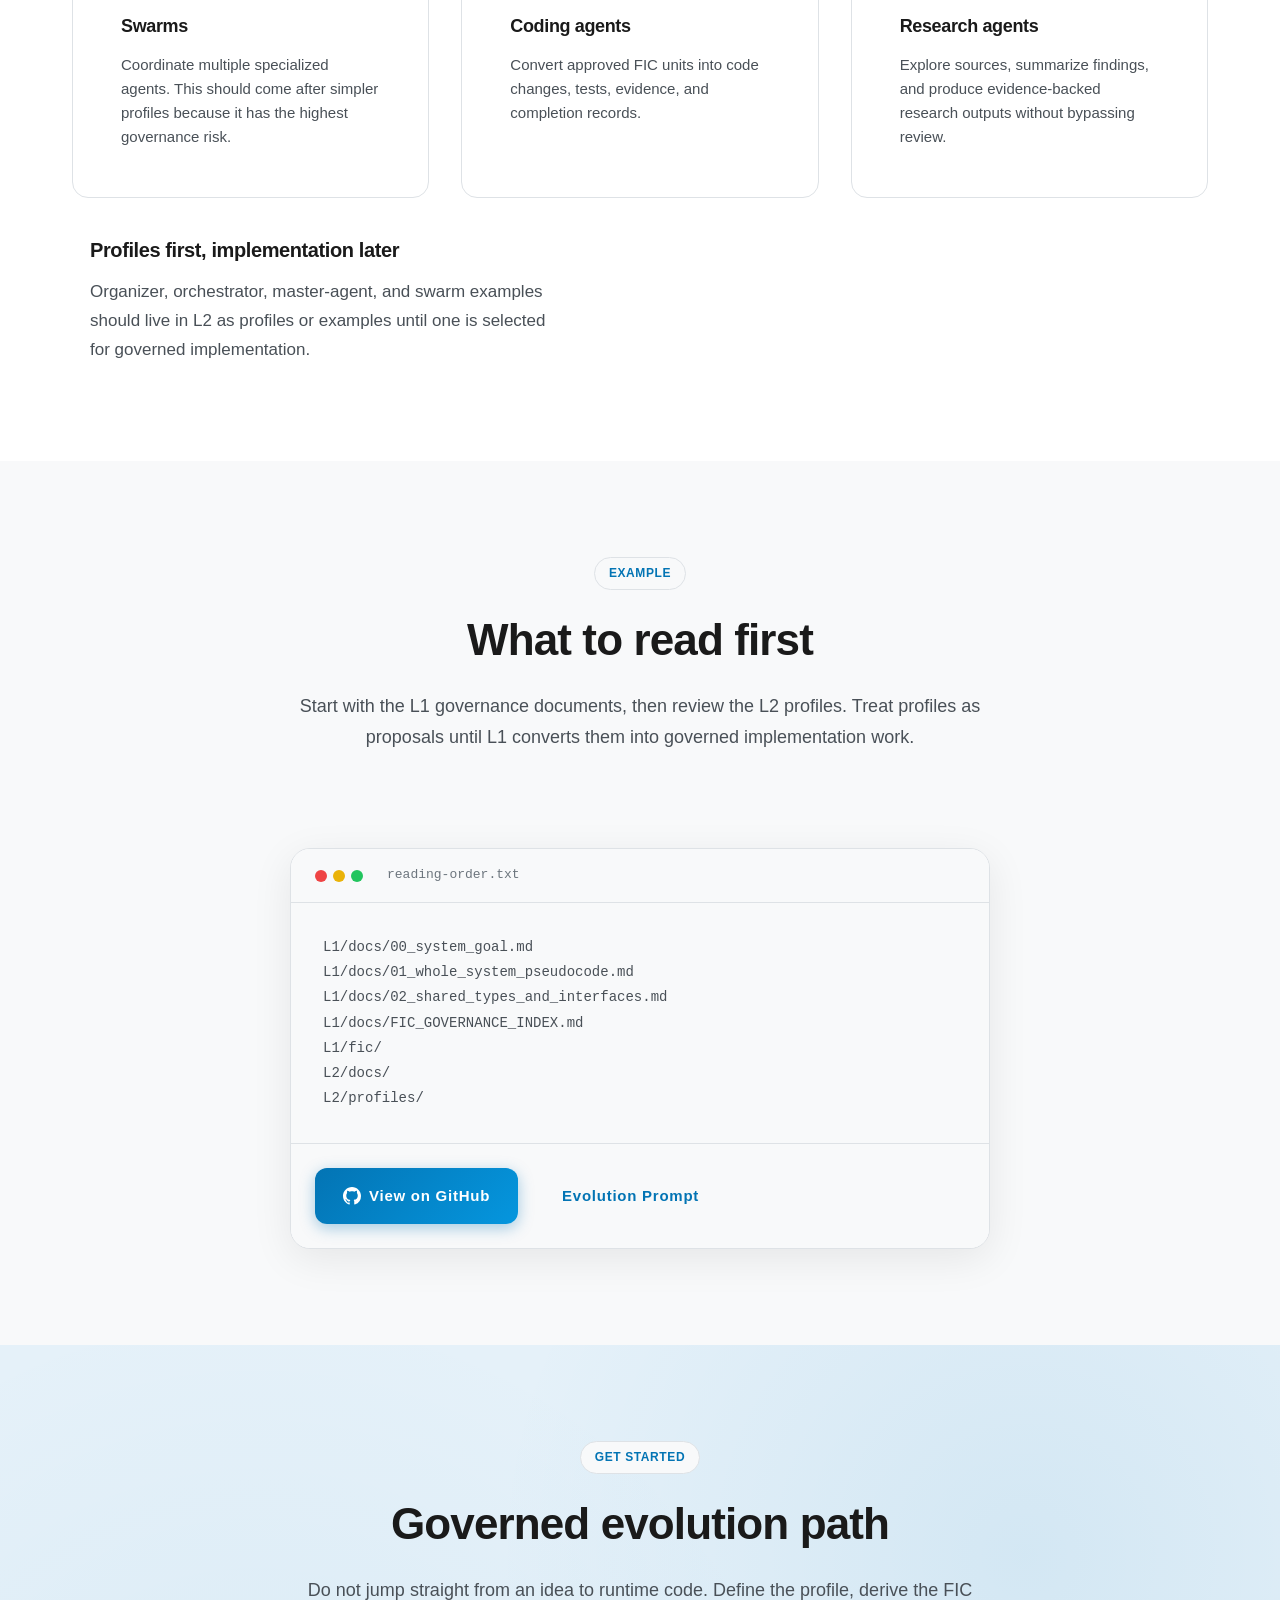
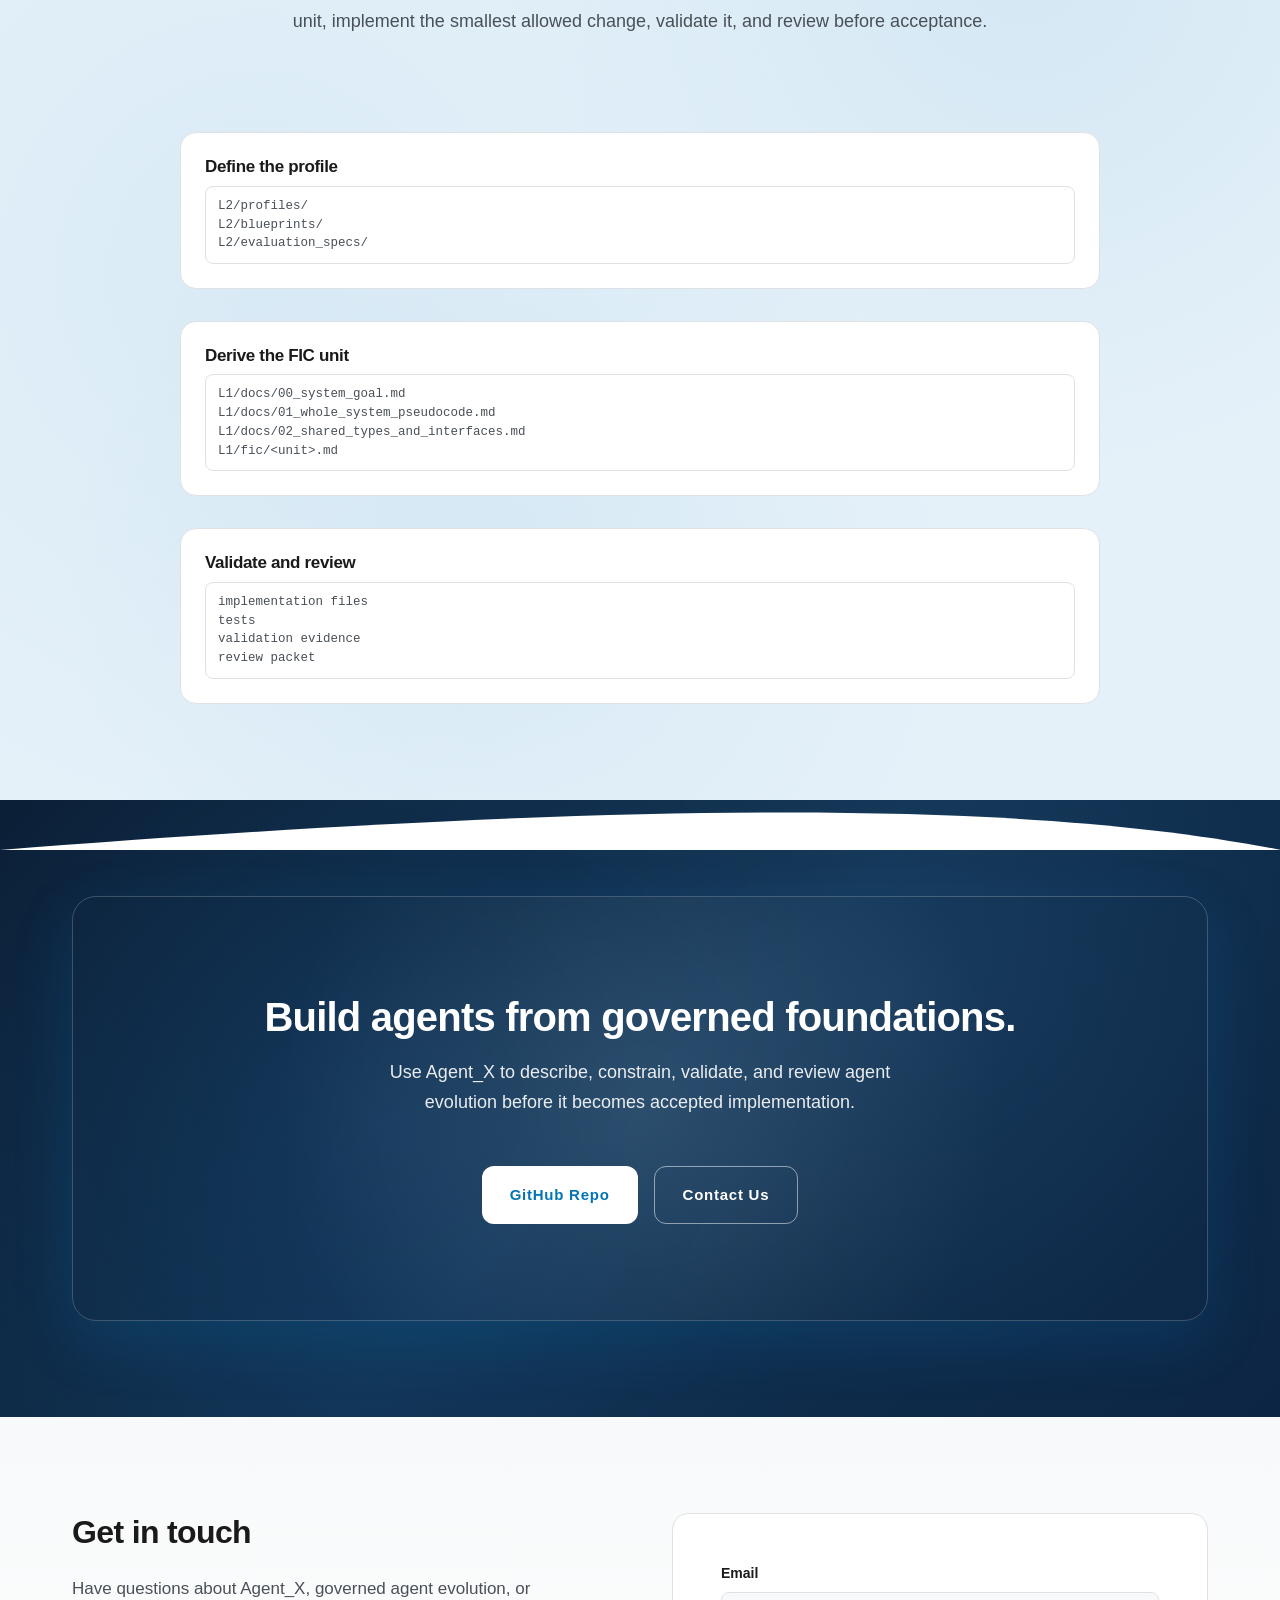
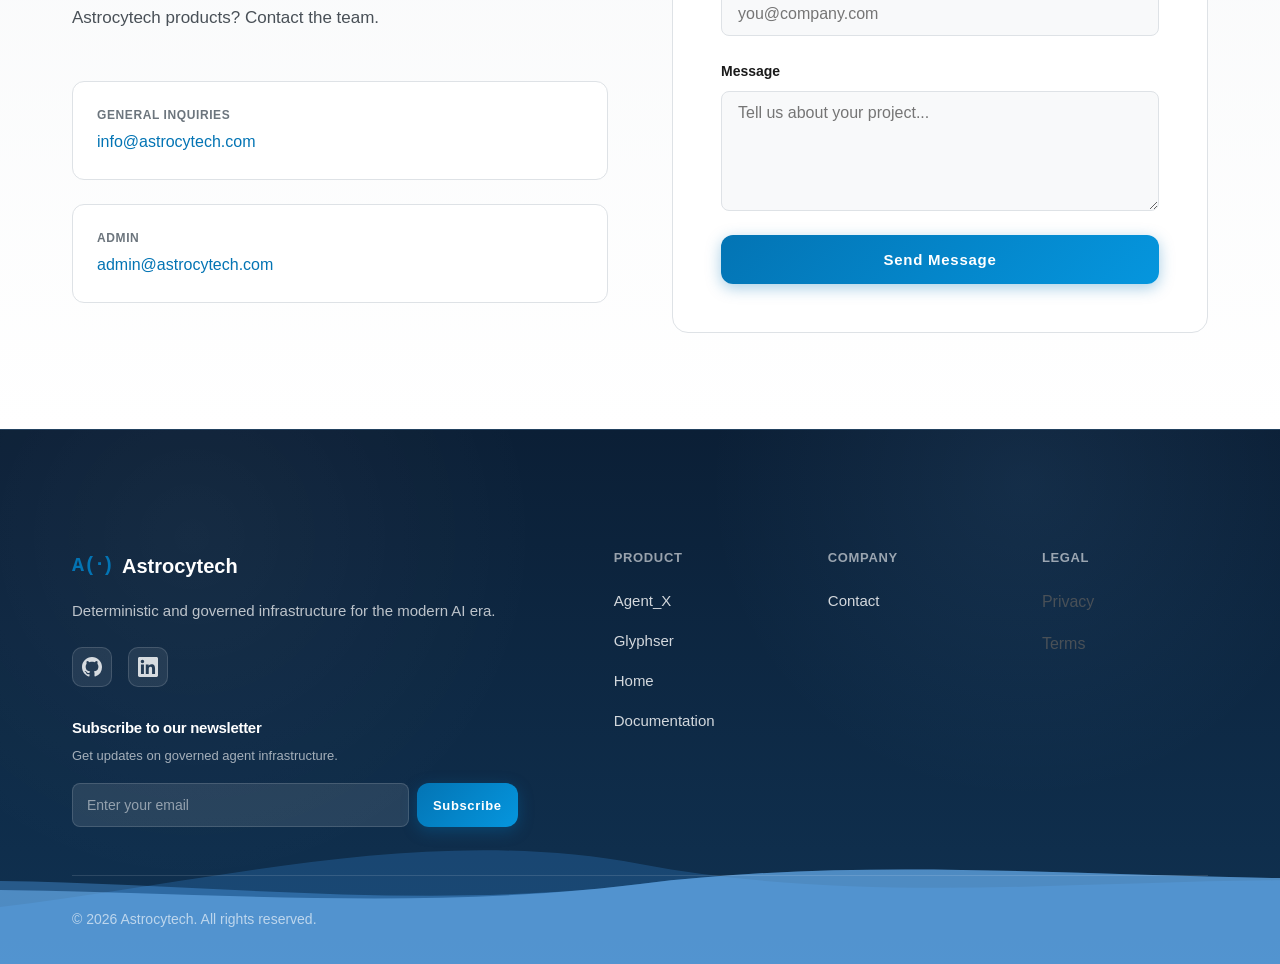
<file: agent_x.html>
<!DOCTYPE html>

<html lang="en">
<head>
<meta charset="utf-8"/>
<meta content="width=device-width, initial-scale=1.0" name="viewport"/>
<title>Agent_X - Governed Agent Development Framework | Astrocytech</title>
<meta content="Agent_X is Astrocytech's governed agent development framework: a protected L0 seed, L1 implementation governance, and L2 profile/specification layer for controlled agent evolution." name="description"/>
<link href="https://astrocytech.github.io/agent_x.html" rel="canonical"/>
<!-- Open Graph -->
<meta content="website" property="og:type"/>
<meta content="https://astrocytech.github.io/agent_x.html" property="og:url"/>
<meta content="Agent_X - Governed Agent Development Framework" property="og:title"/>
<meta content="A governed framework for controlled agent evolution through layers, contracts, evidence, and review." property="og:description"/>
<meta content="https://raw.githubusercontent.com/Astrocytech/Agent_X/main/DOCUMENTS/text_logo.png" property="og:image"/>
<!-- Twitter Card -->
<meta content="summary_large_image" name="twitter:card"/>
<meta content="Agent_X - Governed Agent Development Framework" name="twitter:title"/>
<meta content="A governed framework designed to evolve safely into specialized agents, controllers, organizers, orchestrators, and swarms through profiles and review." name="twitter:description"/>
<!-- Theme Color -->
<meta content="#0374b4" name="theme-color"/>
<!-- Structured Data -->
<script type="application/ld+json">
  {
    "@context": "https://schema.org",
    "@type": "SoftwareSourceCode",
    "name": "Agent_X",
    "description": "Agent_X is a governed agent development framework with a protected L0 seed, L1 implementation governance, L2 profile/specification governance, contracts, validation evidence, and review gates.",
    "url": "https://astrocytech.github.io/agent_x.html",
    "codeRepository": "https://github.com/Astrocytech/Agent_X",
    "programmingLanguage": "Python",
    "author": {
      "@type": "Organization",
      "name": "Astrocytech",
      "url": "https://astrocytech.github.io/"
    }
  }
  </script>
<!-- Breadcrumb Structured Data -->
<script type="application/ld+json">
  {
    "@context": "https://schema.org",
    "@type": "BreadcrumbList",
    "itemListElement": [
      {
        "@type": "ListItem",
        "position": 1,
        "name": "Home",
        "item": "https://astrocytech.github.io/"
      },
      {
        "@type": "ListItem",
        "position": 2,
        "name": "Agent_X",
        "item": "https://astrocytech.github.io/agent_x.html"
      }
    ]
  }
  </script>
<!-- Content Security Policy -->
<meta content="default-src 'self'; script-src 'self' 'unsafe-inline'; style-src 'self' 'unsafe-inline' https://fonts.googleapis.com; font-src 'self' https://fonts.gstatic.com; img-src 'self' data: https:; connect-src 'self' https:;" http-equiv="Content-Security-Policy"/>
<!-- Security Headers -->
<meta content="DENY" http-equiv="X-Frame-Options"/>
<meta content="nosniff" http-equiv="X-Content-Type-Options"/>
<meta content="strict-origin-when-cross-origin" name="referrer"/>
<!-- Fonts -->
<link href="https://fonts.googleapis.com" rel="preconnect"/>
<link crossorigin="" href="https://fonts.gstatic.com" rel="preconnect"/>
<link as="style" href="https://fonts.googleapis.com/css2?family=Sora:wght@400;500;600;700&amp;family=Outfit:wght@400;500;600;700&amp;family=JetBrains+Mono:wght@400;500;700&amp;display=swap" rel="preload"/>
<link href="https://fonts.googleapis.com/css2?family=Sora:wght@400;500;600;700&amp;family=Outfit:wght@400;500;600;700&amp;family=JetBrains+Mono:wght@400;500;700&amp;display=swap" rel="stylesheet"/>
<!-- Styles -->
<link href="files/astrocytech.css" rel="stylesheet"/>
<!-- Favicon -->
<link href="files/favicon_io/favicon.ico" rel="icon" type="image/x-icon"/>
<link href="files/favicon_io/favicon-32x32.png" rel="icon" sizes="32x32" type="image/png"/>
<link href="files/favicon_io/favicon-16x16.png" rel="icon" sizes="16x16" type="image/png"/>
<link href="files/favicon_io/apple-touch-icon.png" rel="apple-touch-icon" sizes="180x180"/>
<link href="files/favicon_io/site.webmanifest" rel="manifest"/>
<style>
    .agent-x-logo-shot { background: transparent; padding: 0; border-radius: 0; box-shadow: none; border: none; }
    .agent-x-logo-shot img { width: min(100%, 800px); height: auto; display: block; object-fit: contain; margin: 0 auto; }
    .hero-text { text-align: center; max-width: 720px; margin: 0 auto; }
    .hero-title { font-size: clamp(1.75rem, 3.5vw, 2.5rem); }
    .hero-desc { text-align: center; }
    .hero-actions { justify-content: center; }
  </style></head>
<body>
<a class="skip-link" href="#main-content">Skip to main content</a>
<!-- Navigation -->
<nav aria-label="Main navigation" class="nav">
<div class="nav-inner">
<a class="nav-logo" href="index.html" style="pointer-events:auto !important; z-index:9999 !important; position:relative !important;">
<span class="logo-text">A(⋅)</span>
<span>Astrocytech</span>
</a>
<div class="nav-links">
<a href="#concepts">Overview</a>
<a href="#architecture">Layers</a>
<a href="#use-cases">Profiles</a>
<a href="#contact">Contact</a>
</div>
<div class="nav-right">
<a class="btn btn-primary btn-sm" href="https://github.com/Astrocytech/Agent_X" rel="noopener noreferrer" target="_blank">View GitHub</a>
</div>
<button aria-controls="mobile-menu" aria-expanded="false" aria-label="Toggle menu" class="mobile-menu-btn" type="button">
<span></span>
<span></span>
<span></span>
</button>
</div>
</nav>
<!-- Mobile Menu -->
<nav aria-label="Mobile navigation" class="mobile-menu" id="mobile-menu">
<a href="#concepts">Overview</a>
<a href="#architecture">Layers</a>
<a href="#use-cases">Profiles</a>
<a href="#contact">Contact</a>
<a class="btn btn-primary btn-full" href="https://github.com/Astrocytech/Agent_X" rel="noopener noreferrer" target="_blank">View GitHub</a>
</nav>
<!-- Hero Section -->
<section class="hero" id="main-content" style="background-image: url('files/home-hero@2x.webp'); background-position: center center; background-repeat: no-repeat; background-size: cover; background-color: #e5f1f9;">
<div class="hero-bg"></div>
<div class="hero-decor hero-decor-1"></div>
<div class="hero-decor hero-decor-2"></div>
<div class="hero-decor hero-decor-3"></div>
<div class="hero-content">
<div class="hero-visual">
<figure class="agent-x-logo-shot"><img alt="Agent_X product logo" decoding="async" fetchpriority="high" loading="eager" src="files/agent_x/text_logo.png"/></figure>
</div>
<div class="hero-text">
<h1 class="hero-title">
<span class="title-heavy">Governed</span> <span class="text-gradient">Agent Framework</span> <span class="title-light">for Controlled Evolution</span>
</h1>
<p class="hero-desc">
          Agent_X is a layered framework for building agent systems safely. L0 stays protected. L1 governs implementation through root documents, FIC units, validation, evidence, and review. L2 proposes profiles and specifications before they become implementation work.
        </p>
<div class="hero-actions">
<a class="btn btn-primary" href="#concepts">
            Learn More
            <svg fill="none" height="16" viewbox="0 0 16 16" width="16">
<path d="M3.5 8h9m-3-3l3 3-3 3" stroke="currentColor" stroke-linecap="round" stroke-linejoin="round" stroke-width="1.5"></path>
</svg>
</a>
<span aria-label="GitHub and license" class="hero-cta-float">
<a class="btn btn-secondary" href="https://github.com/Astrocytech/Agent_X" rel="noopener noreferrer" target="_blank">
<svg fill="currentColor" height="18" viewbox="0 0 24 24" width="18">
<path d="M12 0C5.37 0 0 5.37 0 12c0 5.31 3.435 9.795 8.205 11.385.6.105.825-.255.825-.57 0-.285-.015-1.23-.015-2.235-3.015.555-3.795-.735-4.035-1.41-.135-.345-.72-1.41-1.23-1.695-.42-.225-1.02-.78-.015-.795.945-.015 1.62.87 1.845 1.23 1.08 1.815 2.805 1.305 3.495.99.105-.78.42-1.305.765-1.605-2.67-.3-5.46-1.335-5.46-5.925 0-1.305.465-2.385 1.23-3.225-.12-.3-.54-1.53.12-3.18 0 0 1.005-.315 3.3 1.23.96-.27 1.98-.405 3-.405s2.04.135 3 .405c2.295-1.56 3.3-1.23 3.3-1.23.66 1.65.24 2.88.12 3.18.765.84 1.23 1.905 1.23 3.225 0 4.605-2.805 5.625-5.475 5.925.435.375.81 1.095.81 2.22 0 1.605-.015 2.895-.015 3.3 0 .315.225.69.825.57A12.02 12.02 0 0024 12c0-6.63-5.37-12-12-12z"></path>
</svg>
              GitHub
            </a>
<span class="hero-os-tag">Proprietary Source</span>
</span>
</div>
</div>
</div>
</section>
<!-- Why Agent_X Section -->
<section class="features section-alt">
<div class="section-inner">
<div class="section-header">
<span class="section-tag">Why Agent_X</span>
<h2 class="section-title">Why governed agent evolution matters</h2>
<p class="section-desc">
          Many agent projects grow through ad hoc prompts, tools, and patches. Agent_X starts from explicit boundaries: what may change, who governs it, what evidence is required, and when work must be blocked.
        </p>
</div>
<div class="features-grid">
<div class="feature-card">
<div class="feature-icon">
<svg fill="none" stroke="currentColor" stroke-width="1.5" viewbox="0 0 24 24">
<path d="M12 9v2m0 4h.01m-6.938 4h13.856c1.54 0 2.502-1.667 1.732-3L13.732 4c-.77-1.333-2.694-1.333-3.464 0L3.34 16c-.77 1.333.192 3 1.732 3z"></path>
</svg>
</div>
<h3>Uncontrolled runtime change</h3>
<p>Agent_X keeps the protected seed stable. Larger changes should happen through governed documents, FIC units, validation, and review.</p>
</div>
<div class="feature-card">
<div class="feature-icon">
<svg fill="none" stroke="currentColor" stroke-width="1.5" viewbox="0 0 24 24">
<path d="M9 12l2 2 4-4m5.618-4.016A11.955 11.955 0 0112 2.944a11.955 11.955 0 01-8.618 3.04A12.02 12.02 0 003 9c0 5.591 3.824 10.29 9 11.622 5.176-1.332 9-6.03 9-11.622 0-1.042-.133-2.052-.382-3.016z"></path>
</svg>
</div>
<h3>Missing authority</h3>
<p>If a change does not have the right goal, scope, ownership, or validation path, the correct result is blocked rather than guessed implementation.</p>
</div>
<div class="feature-card">
<div class="feature-icon">
<svg fill="none" stroke="currentColor" stroke-width="1.5" viewbox="0 0 24 24">
<path d="M19 11H5m14 0a2 2 0 012 2v6a2 2 0 01-2 2H5a2 2 0 01-2-2v-6a2 2 0 012-2m14 0V9a2 2 0 00-2-2M5 11V9a2 2 0 012-2m0 0V5a2 2 0 012-2h6a2 2 0 012 2v2M7 7h10"></path>
</svg>
</div>
<h3>Weak evidence</h3>
<p>Agent_X treats tests, traces, validation output, review records, and completion evidence as first-class project artifacts.</p>
</div>
</div>
</div>
</section>
<!-- Core Concepts Section -->
<section class="glyphser" id="concepts">
<div class="section-inner">
<div class="section-header">
<span class="section-tag">Core Concepts</span>
<h2 class="section-title">How Agent_X is organized</h2>
<p class="section-desc">
          Agent_X separates the protected seed, implementation governance, and profile/specification work so future capability can grow without blurring authority.
        </p>
</div>
<div class="features-grid" style="grid-template-columns: repeat(2, 1fr); max-width: 900px; margin: 0 auto;">
<div class="feature-card">
<div class="feature-icon">
<svg fill="none" stroke="currentColor" stroke-width="1.5" viewbox="0 0 24 24">
<path d="M13 10V3L4 14h7v7l9-11h-7z"></path>
</svg>
</div>
<h3>L0 Protected Seed</h3>
<p>The small stable base. It should remain protected from uncontrolled self-modification and broad runtime changes.</p>
</div>
<div class="feature-card">
<div class="feature-icon">
<svg fill="none" stroke="currentColor" stroke-width="1.5" viewbox="0 0 24 24">
<path d="M4 4v5h.582m15.356 2A8.001 8.001 0 004.582 9m0 0H9m11 11v-5h-.581m0 0a8.003 8.003 0 01-15.357-2m15.357 2H15"></path>
</svg>
</div>
<h3>L1 Implementation FIC Unit</h3>
<p>The layer where implementation is governed through root goals, whole-system pseudocode, shared types, FIC units, validation, and review.</p>
</div>
<div class="feature-card">
<div class="feature-icon">
<svg fill="none" stroke="currentColor" stroke-width="1.5" viewbox="0 0 24 24">
<path d="M9 12h6m-6 4h6m2 5H7a2 2 0 01-2-2V5a2 2 0 012-2h5.586a1 1 0 01.707.293l5.414 5.414a1 1 0 01.293.707V19a2 2 0 01-2 2z"></path>
</svg>
</div>
<h3>L2 Profile FIC Unit</h3>
<p>The layer where specialization profiles, blueprints, integration specs, and evaluation specs are proposed before implementation.</p>
</div>
<div class="feature-card">
<div class="feature-icon">
<svg fill="none" stroke="currentColor" stroke-width="1.5" viewbox="0 0 24 24">
<path d="M9 12l2 2 4-4m6 2a9 9 0 11-18 0 9 9 0 0118 0z"></path>
</svg>
</div>
<h3>Evidence + Review-Gated Change</h3>
<p>A change should produce enough evidence for its scope: inspection, tests, validation output, traceability, and review records.</p>
</div>
</div>
</div>
</section>
<!-- Architecture Section -->
<section class="features" id="architecture">
<div class="section-inner">
<div class="section-header">
<span class="section-tag">Architecture</span>
<h2 class="section-title">FIC Unit-first<br/>implementation path</h2>
<p class="section-desc">
          Agent_X turns broad ideas into governed implementation work. Root documents define the goal, whole-system pseudocode defines the flow, shared types define contracts, and unit FICs define bounded changes.
        </p>
</div>
<!-- Architecture Flow -->
<div class="architecture-flow" style="display: flex; align-items: center; justify-content: center; flex-wrap: wrap; gap: 1rem; margin: 3rem 0;">
<div class="arch-item" style="background: var(--bg-card); border: 1px solid var(--border); padding: 1rem 1.5rem; border-radius: 12px; text-align: center;">
<span style="font-weight: 600; color: var(--accent-secondary);">Goal</span>
</div>
<svg fill="none" height="24" stroke="currentColor" stroke-width="2" viewbox="0 0 24 24" width="24"><path d="M9 5l7 7-7 7"></path></svg>
<div class="arch-item" style="background: var(--bg-card); border: 1px solid var(--border); padding: 1rem 1.5rem; border-radius: 12px; text-align: center;">
<span style="font-weight: 600; color: var(--accent-secondary);">Pseudocode</span>
</div>
<svg fill="none" height="24" stroke="currentColor" stroke-width="2" viewbox="0 0 24 24" width="24"><path d="M9 5l7 7-7 7"></path></svg>
<div class="arch-item" style="background: var(--bg-card); border: 1px solid var(--border); padding: 1rem 1.5rem; border-radius: 12px; text-align: center;">
<span style="font-weight: 600; color: var(--accent-secondary);">FIC Unit</span>
</div>
<svg fill="none" height="24" stroke="currentColor" stroke-width="2" viewbox="0 0 24 24" width="24"><path d="M9 5l7 7-7 7"></path></svg>
<div class="arch-item" style="background: var(--bg-card); border: 1px solid var(--border); padding: 1rem 1.5rem; border-radius: 12px; text-align: center;">
<span style="font-weight: 600; color: var(--accent-secondary);">Implementation</span>
</div>
<svg fill="none" height="24" stroke="currentColor" stroke-width="2" viewbox="0 0 24 24" width="24"><path d="M9 5l7 7-7 7"></path></svg>
<div class="arch-item" style="background: linear-gradient(135deg, var(--accent-primary), var(--accent-secondary)); padding: 1rem 1.5rem; border-radius: 12px; text-align: center;">
<span style="font-weight: 700; color: white;">Evidence + Review</span>
</div>
</div>
<!-- Architecture Components -->
<div class="features-grid" style="grid-template-columns: repeat(4, 1fr);">
<div class="feature-card">
<h3>KernelService</h3>
<p style="font-size: 0.875rem;">Stable public entrypoint for booting and running governed seed turns.</p>
</div>
<div class="feature-card">
<h3>Pseudocode Port</h3>
<p style="font-size: 0.875rem;">Selects the planned action while remaining constrained by contracts and boundaries.</p>
</div>
<div class="feature-card">
<h3>FIC Unit Port</h3>
<p style="font-size: 0.875rem;">Allows, denies, or requires approval before anything reaches execution.</p>
</div>
<div class="feature-card">
<h3>Evidence + Review Ports</h3>
<p style="font-size: 0.875rem;">Memory, evaluation, trace, and checkpoint ports preserve replayable proof of execution.</p>
</div>
</div>
</div>
</section>
<!-- Use Cases Section -->
<section class="glyphser" id="use-cases">
<div class="section-inner">
<div class="section-header">
<span class="section-tag">Use Cases</span>
<h2 class="section-title">Where Agent_X<br/>can evolve</h2>
<p class="section-desc">
          Agent_X can support different agent directions, but each direction should begin as a profile or specification before it becomes implementation.
        </p>
</div>
<div class="features-grid" style="grid-template-columns: repeat(3, 1fr);">
<div class="feature-card">
<div class="feature-icon">
<svg fill="none" stroke="currentColor" stroke-width="1.5" viewbox="0 0 24 24">
<path d="M13 10V3L4 14h7v7l9-11h-7z"></path>
</svg>
</div>
<h3>Organizer agents</h3>
<p>Plan work, track tasks, manage files, organize priorities, and prepare bounded work packets.</p>
</div>
<div class="feature-card">
<div class="feature-icon">
<svg fill="none" stroke="currentColor" stroke-width="1.5" viewbox="0 0 24 24">
<path d="M17 20h5v-2a3 3 0 00-5.356-1.857M17 20H7m10 0v-2c0-.656-.126-1.283-.356-1.857M7 20H2v-2a3 3 0 015.356-1.857M7 20v-2c0-.656.126-1.283.356-1.857m0 0a5.002 5.002 0 019.288 0M15 7a3 3 0 11-6 0 3 3 0 016 0z"></path>
</svg>
</div>
<h3>Orchestrators</h3>
<p>Coordinate tools, agents, workflows, validations, and handoffs while staying inside governance boundaries.</p>
</div>
<div class="feature-card">
<div class="feature-icon">
<svg fill="none" stroke="currentColor" stroke-width="1.5" viewbox="0 0 24 24">
<path d="M9 12l2 2 4-4m5.618-4.016A11.955 11.955 0 0112 2.944a11.955 11.955 0 01-8.618 3.04A12.02 12.02 0 003 9c0 5.591 3.824 10.29 9 11.622 5.176-1.332 9-6.03 9-11.622 0-1.042-.133-2.052-.382-3.016z"></path>
</svg>
</div>
<h3>Master agents</h3>
<p>Act as a higher-level decision layer, but still depend on explicit authority, review gates, and traceability.</p>
</div>
<div class="feature-card">
<div class="feature-icon">
<svg fill="none" stroke="currentColor" stroke-width="1.5" viewbox="0 0 24 24">
<path d="M4 4v5h.582m15.356 2A8.001 8.001 0 004.582 9m0 0H9m11 11v-5h-.581m0 0a8.003 8.003 0 01-15.357-2m15.357 2H15"></path>
</svg>
</div>
<h3>Swarms</h3>
<p>Coordinate multiple specialized agents. This should come after simpler profiles because it has the highest governance risk.</p>
</div>
<div class="feature-card">
<div class="feature-icon">
<svg fill="none" stroke="currentColor" stroke-width="1.5" viewbox="0 0 24 24">
<path d="M9 17v-2m3 2v-4m3 4v-6m2 10H7a2 2 0 01-2-2V5a2 2 0 012-2h5.586a1 1 0 01.707.293l5.414 5.414a1 1 0 01.293.707V19a2 2 0 01-2 2z"></path>
</svg>
</div>
<h3>Coding agents</h3>
<p>Convert approved FIC units into code changes, tests, evidence, and completion records.</p>
</div>
<div class="feature-card">
<div class="feature-icon">
<svg fill="none" stroke="currentColor" stroke-width="1.5" viewbox="0 0 24 24">
<path d="M9 3h6m-7 7h8m-8 4h8m-8 4h6M7 3a2 2 0 00-2 2v14a2 2 0 002 2h10a2 2 0 002-2V7.5L16.5 3H7z"></path>
</svg>
</div>
<h3>Research agents</h3>
<p>Explore sources, summarize findings, and produce evidence-backed research outputs without bypassing review.</p>
</div>
</div>
<div class="evidence-callout">
<div class="evidence-copy">
<h3>Profiles first, implementation later</h3>
<p>Organizer, orchestrator, master-agent, and swarm examples should live in L2 as profiles or examples until one is selected for governed implementation.</p>
</div>
</div>
</div>
</section>
<!-- Code Section -->
<section class="features">
<div class="section-inner">
<div class="section-header">
<span class="section-tag">Example</span>
<h2 class="section-title">What to read first</h2>
<p class="section-desc">
          Start with the L1 governance documents, then review the L2 profiles. Treat profiles as proposals until L1 converts them into governed implementation work.
        </p>
</div>
<div class="glyphser-card">
<div class="code-header">
<div class="code-dots">
<span></span><span></span><span></span>
</div>
<span class="code-title">reading-order.txt</span>
</div>
<pre class="code-block"><code>L1/docs/00_system_goal.md
L1/docs/01_whole_system_pseudocode.md
L1/docs/02_shared_types_and_interfaces.md
L1/docs/FIC_GOVERNANCE_INDEX.md
L1/fic/
L2/docs/
L2/profiles/</code></pre>
<div class="glyphser-actions">
<a class="btn btn-primary" href="https://github.com/Astrocytech/Agent_X" rel="noopener noreferrer" target="_blank">
<svg fill="currentColor" height="18" viewbox="0 0 24 24" width="18">
<path d="M12 0C5.37 0 0 5.37 0 12c0 5.31 3.435 9.795 8.205 11.385.6.105.825-.255.825-.57 0-.285-.015-1.23-.015-2.235-3.015.555-3.795-.735-4.035-1.41-.135-.345-.72-1.41-1.23-1.695-.42-.225-1.02-.78-.015-.795.945-.015 1.62.87 1.845 1.23 1.08 1.815 2.805 1.305 3.495.99.105-.78.42-1.305.765-1.605-2.67-.3-5.46-1.335-5.46-5.925 0-1.305.465-2.385 1.23-3.225-.12-.3-.54-1.53.12-3.18 0 0 1.005-.315 3.3 1.23.96-.27 1.98-.405 3-.405s2.04.135 3 .405c2.295-1.56 3.3-1.23 3.3-1.23.66 1.65.24 2.88.12 3.18.765.84 1.23 1.905 1.23 3.225 0 4.605-2.805 5.625-5.475 5.925.435.375.81 1.095.81 2.22 0 1.605-.015 2.895-.015 3.3 0 .315.225.69.825.57A12.02 12.02 0 0024 12c0-6.63-5.37-12-12-12z"></path>
</svg>
            View on GitHub
          </a>
<a class="btn btn-ghost" href="https://github.com/Astrocytech/Agent_X/blob/main/DOCUMENTS/AGENT_X_EVOLUTION_PROMPT.md" rel="noopener noreferrer" target="_blank">Evolution Prompt</a>
</div>
</div>
</div>
</section>
<!-- Installation Section -->
<section class="glyphser section-alt">
<div class="section-inner">
<div class="section-header">
<span class="section-tag">Get Started</span>
<h2 class="section-title">Governed evolution path</h2>
<p class="section-desc">
          Do not jump straight from an idea to runtime code. Define the profile, derive the FIC unit, implement the smallest allowed change, validate it, and review before acceptance.
        </p>
</div>
<div class="features-grid install-grid">
<div class="feature-card reveal active">
<h3>Define the profile</h3>
<pre><code>L2/profiles/
L2/blueprints/
L2/evaluation_specs/</code></pre>
</div>
<div class="feature-card reveal active">
<h3>Derive the FIC unit</h3>
<pre><code>L1/docs/00_system_goal.md
L1/docs/01_whole_system_pseudocode.md
L1/docs/02_shared_types_and_interfaces.md
L1/fic/&lt;unit&gt;.md</code></pre>
</div>
<div class="feature-card reveal active">
<h3>Validate and review</h3>
<pre><code>implementation files
tests
validation evidence
review packet</code></pre>
</div>
</div>
</div>
</section>
<!-- CTA Section -->
<section class="cta">
<div class="shape-divider shape-top">
<svg aria-hidden="true" class="nectar-shape-divider" fill="#ffffff" preserveaspectratio="none" viewbox="0 0 100 100">
<path d="M0 100 C 50 0 80 0 100 100 Z"></path>
</svg>
</div>
<div class="section-inner">
<div class="cta-card">
<div class="cta-content">
<h2>Build agents from governed foundations.</h2>
<p>Use Agent_X to describe, constrain, validate, and review agent evolution before it becomes accepted implementation.</p>
</div>
<div class="cta-actions">
<a class="btn btn-white" href="https://github.com/Astrocytech/Agent_X" rel="noopener noreferrer" target="_blank">GitHub Repo</a>
<a class="btn btn-ghost-white" href="#contact">Contact Us</a>
</div>
</div>
</div>
</section>
<!-- Contact Section -->
<section class="contact" id="contact">
<div class="section-inner">
<div class="contact-grid">
<div class="contact-info">
<h2>Get in touch</h2>
<p>Have questions about Agent_X, governed agent evolution, or Astrocytech products? Contact the team.</p>
<div class="contact-links">
<a class="contact-link" href="mailto:info@astrocytech.com">
<span class="contact-label">General Inquiries</span>
<span class="contact-value">info@astrocytech.com</span>
</a>
<a class="contact-link" href="mailto:admin@astrocytech.com">
<span class="contact-label">Admin</span>
<span class="contact-value">admin@astrocytech.com</span>
</a>
</div>
</div>
<div class="contact-form-wrapper">
<form class="contact-form" onsubmit="event.preventDefault(); this.querySelector('button').textContent='Message Sent!'; this.reset();">
<div class="form-group">
<label for="email">Email</label>
<input id="email" placeholder="you@company.com" required="" type="email"/>
</div>
<div class="form-group">
<label for="message">Message</label>
<textarea id="message" placeholder="Tell us about your project..." rows="4"></textarea>
</div>
<button class="btn btn-primary btn-full" type="submit">Send Message</button>
</form>
</div>
</div>
</div>
</section>
<!-- Footer -->
<footer class="footer">
<div class="footer-wave-wrap">
<div class="footer-wave-layer footer-wave-back">
<svg preserveaspectratio="none" viewbox="0 0 1440 220">
<path d="M0,160 C240,220 480,60 720,120 C960,180 1200,100 1440,160 L1440,220 L0,220 Z"></path>
</svg>
</div>
<div class="footer-wave-layer footer-wave-mid">
<svg preserveaspectratio="none" viewbox="0 0 1440 220">
<path d="M0,160 C240,100 480,180 720,140 C960,100 1200,160 1440,120 L1440,220 L0,220 Z"></path>
</svg>
</div>
<div class="footer-wave-layer footer-wave-front">
<svg preserveaspectratio="none" viewbox="0 0 1440 220">
<path d="M0,160 C240,120 480,180 720,140 C960,100 1200,160 1440,120 L1440,220 L0,220 Z"></path>
</svg>
</div>
</div>
<div class="footer-inner">
<div class="footer-grid">
<div class="footer-brand">
<a class="nav-logo" href="index.html" style="pointer-events:auto !important; z-index:9999 !important; position:relative !important;">
<span class="logo-text">A(⋅)</span>
<span>Astrocytech</span>
</a>
<p>Deterministic and governed infrastructure for the modern AI era.</p>
<div class="footer-social">
<a aria-label="GitHub" href="https://github.com/Astrocytech" rel="noopener noreferrer" target="_blank">
<svg fill="currentColor" height="20" viewbox="0 0 24 24" width="20">
<path d="M12 0C5.37 0 0 5.37 0 12c0 5.31 3.435 9.795 8.205 11.385.6.105.825-.255.825-.57 0-.285-.015-1.23-.015-2.235-3.015.555-3.795-.735-4.035-1.41-.135-.345-.72-1.41-1.23-1.695-.42-.225-1.02-.78-.015-.795.945-.015 1.62.87 1.845 1.23 1.08 1.815 2.805 1.305 3.495.99.105-.78.42-1.305.765-1.605-2.67-.3-5.46-1.335-5.46-5.925 0-1.305.465-2.385 1.23-3.225-.12-.3-.54-1.53.12-3.18 0 0 1.005-.315 3.3 1.23.96-.27 1.98-.405 3-.405s2.04.135 3 .405c2.295-1.56 3.3-1.23 3.3-1.23.66 1.65.24 2.88.12 3.18.765.84 1.23 1.905 1.23 3.225 0 4.605-2.805 5.625-5.475 5.925.435.375.81 1.095.81 2.22 0 1.605-.015 2.895-.015 3.3 0 .315.225.69.825.57A12.02 12.02 0 0024 12c0-6.63-5.37-12-12-12z"></path>
</svg>
</a>
<a aria-label="LinkedIn" href="https://linkedin.com/company/astrocytech">
<svg fill="currentColor" height="20" viewbox="0 0 24 24" width="20">
<path d="M20.447 20.452h-3.554v-5.569c0-1.328-.027-3.037-1.852-3.037-1.853 0-2.136 1.445-2.136 2.939v5.667H9.351V9h3.414v1.561h.046c.477-.9 1.637-1.85 3.37-1.85 3.601 0 4.267 2.37 4.267 5.455v6.286zM5.337 7.433c-1.144 0-2.063-.926-2.063-2.065 0-1.138.92-2.063 2.063-2.063 1.14 0 2.064.925 2.064 2.063 0 1.139-.925 2.065-2.064 2.065zm1.782 13.019H3.555V9h3.564v11.452zM22.225 0H1.771C.792 0 0 .774 0 1.729v20.542C0 23.227.792 24 1.771 24h20.451C23.2 24 24 23.227 24 22.271V1.729C24 .774 23.2 0 22.222 0h.003z"></path>
</svg>
</a>
</div>
<div class="newsletter">
<h4>Subscribe to our newsletter</h4>
<p>Get updates on governed agent infrastructure.</p>
<form class="newsletter-form" onsubmit="event.preventDefault(); this.querySelector('button').textContent='Subscribed!'; this.querySelector('input').value='';">
<label class="visually-hidden" for="newsletter-email-agent-x">Email address</label>
<input id="newsletter-email-agent-x" placeholder="Enter your email" required="" type="email"/>
<button class="btn btn-primary" type="submit">Subscribe</button>
</form>
</div>
</div>
<div class="footer-links">
<div class="footer-col">
<h4>Product</h4>
<a href="agent_x.html">Agent_X</a>
<a href="glyphser.html">Glyphser</a>
<a href="index.html">Home</a>
<a href="https://github.com/Astrocytech/Agent_X" rel="noopener noreferrer" target="_blank">Documentation</a>
</div>
<div class="footer-col">
<h4>Company</h4>
<a href="#contact">Contact</a>
</div>
<div class="footer-col">
<h4>Legal</h4>
<span>Privacy</span>
<span>Terms</span>
</div>
</div>
</div>
<div class="footer-bottom">
<p>© 2026 Astrocytech. All rights reserved.</p>
</div>
</div>
</footer>
<noscript>
<style>
      .mobile-menu { display: none; }
      .mobile-menu.active { display: block; }
    </style>
</noscript>
<script>
    if ('serviceWorker' in navigator) {
      navigator.serviceWorker.register('/sw.js').catch(err => console.log('SW registration failed:', err));
    }
  </script>
<script>
    document.querySelectorAll('a[href^="#"]').forEach(anchor => {
      anchor.addEventListener('click', function(e) {
        const target = document.querySelector(this.getAttribute('href'));
        if (!target) return;
        e.preventDefault();
        target.scrollIntoView({ behavior: 'smooth', block: 'start' });
        document.body.classList.remove('menu-open');
        const menuBtn = document.querySelector('.mobile-menu-btn');
        if (menuBtn) menuBtn.setAttribute('aria-expanded', 'false');
      });
    });
    const menuBtn = document.querySelector('.mobile-menu-btn');
    const mobileMenu = document.querySelector('.mobile-menu');
    if (menuBtn && mobileMenu) {
      menuBtn.addEventListener('click', () => {
        const isOpen = document.body.classList.toggle('menu-open');
        menuBtn.setAttribute('aria-expanded', String(isOpen));
      });
    }
    </script></body>
</html>
</file>
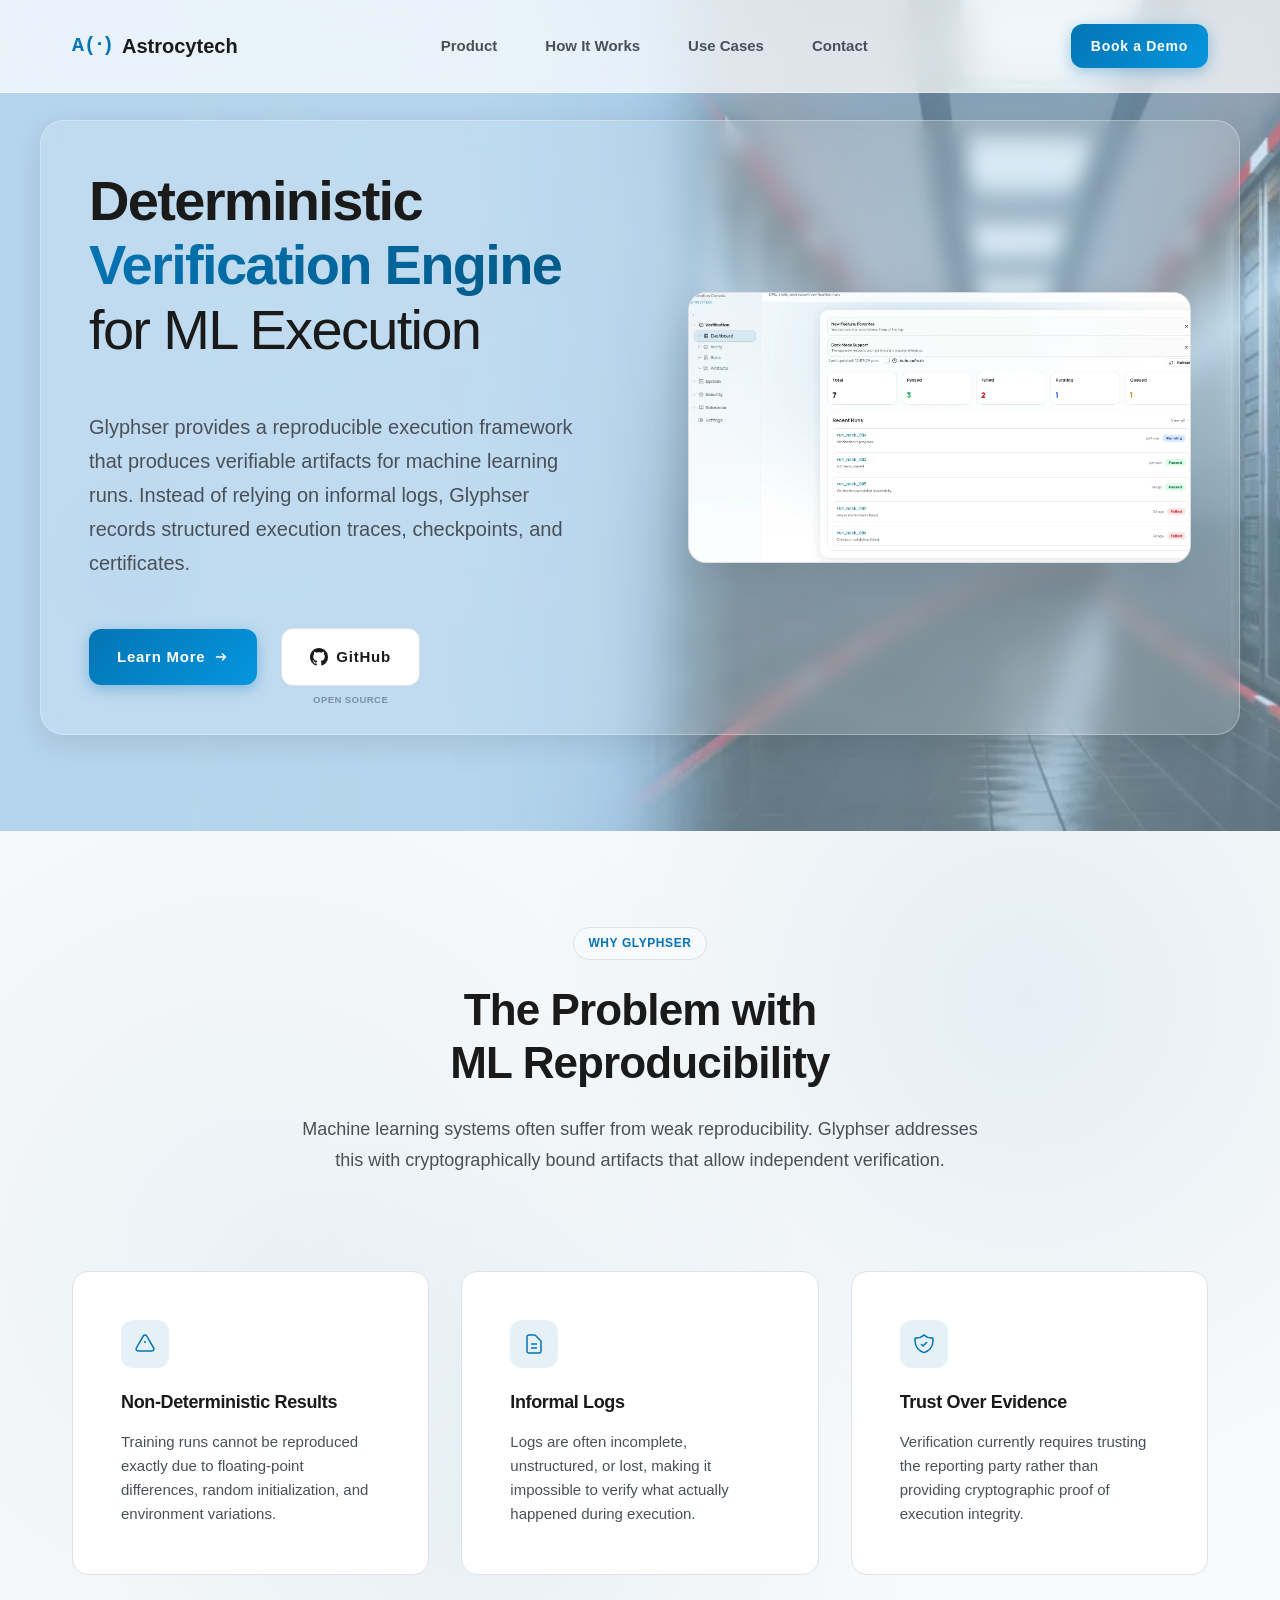
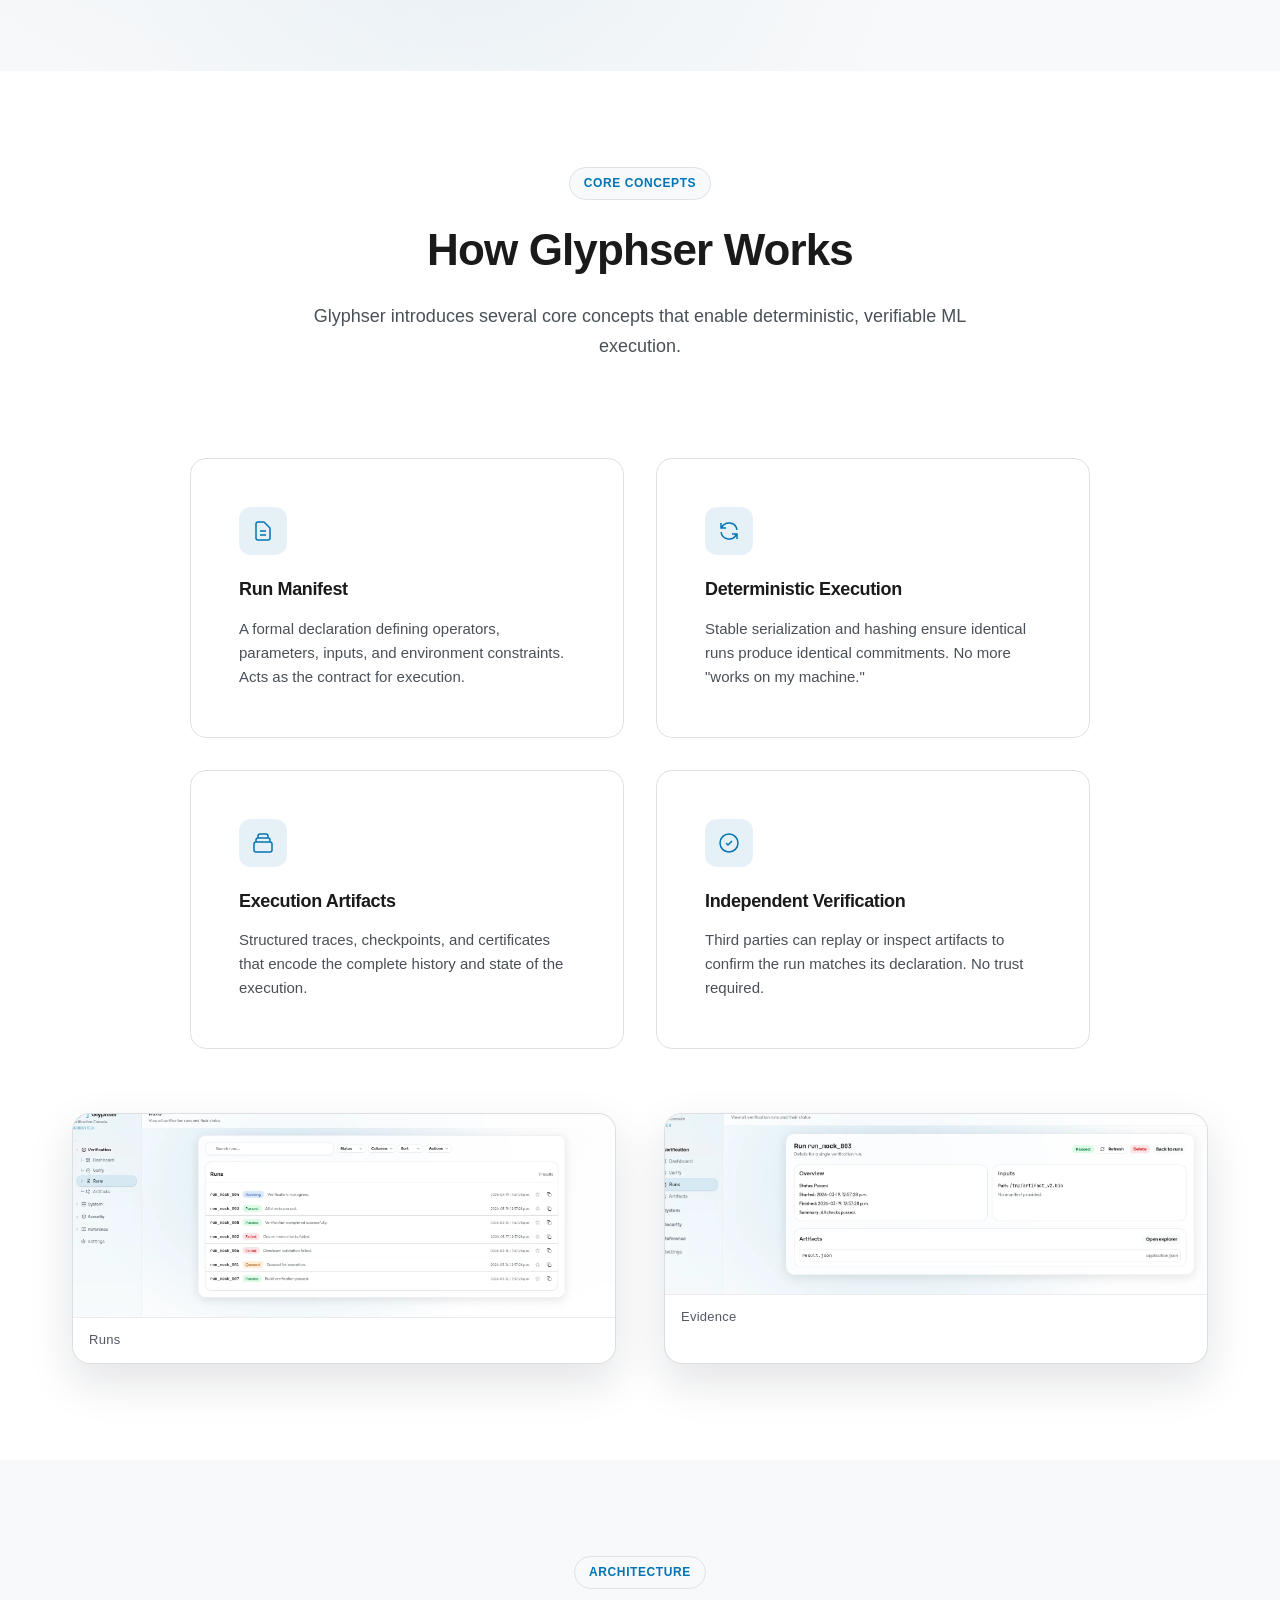
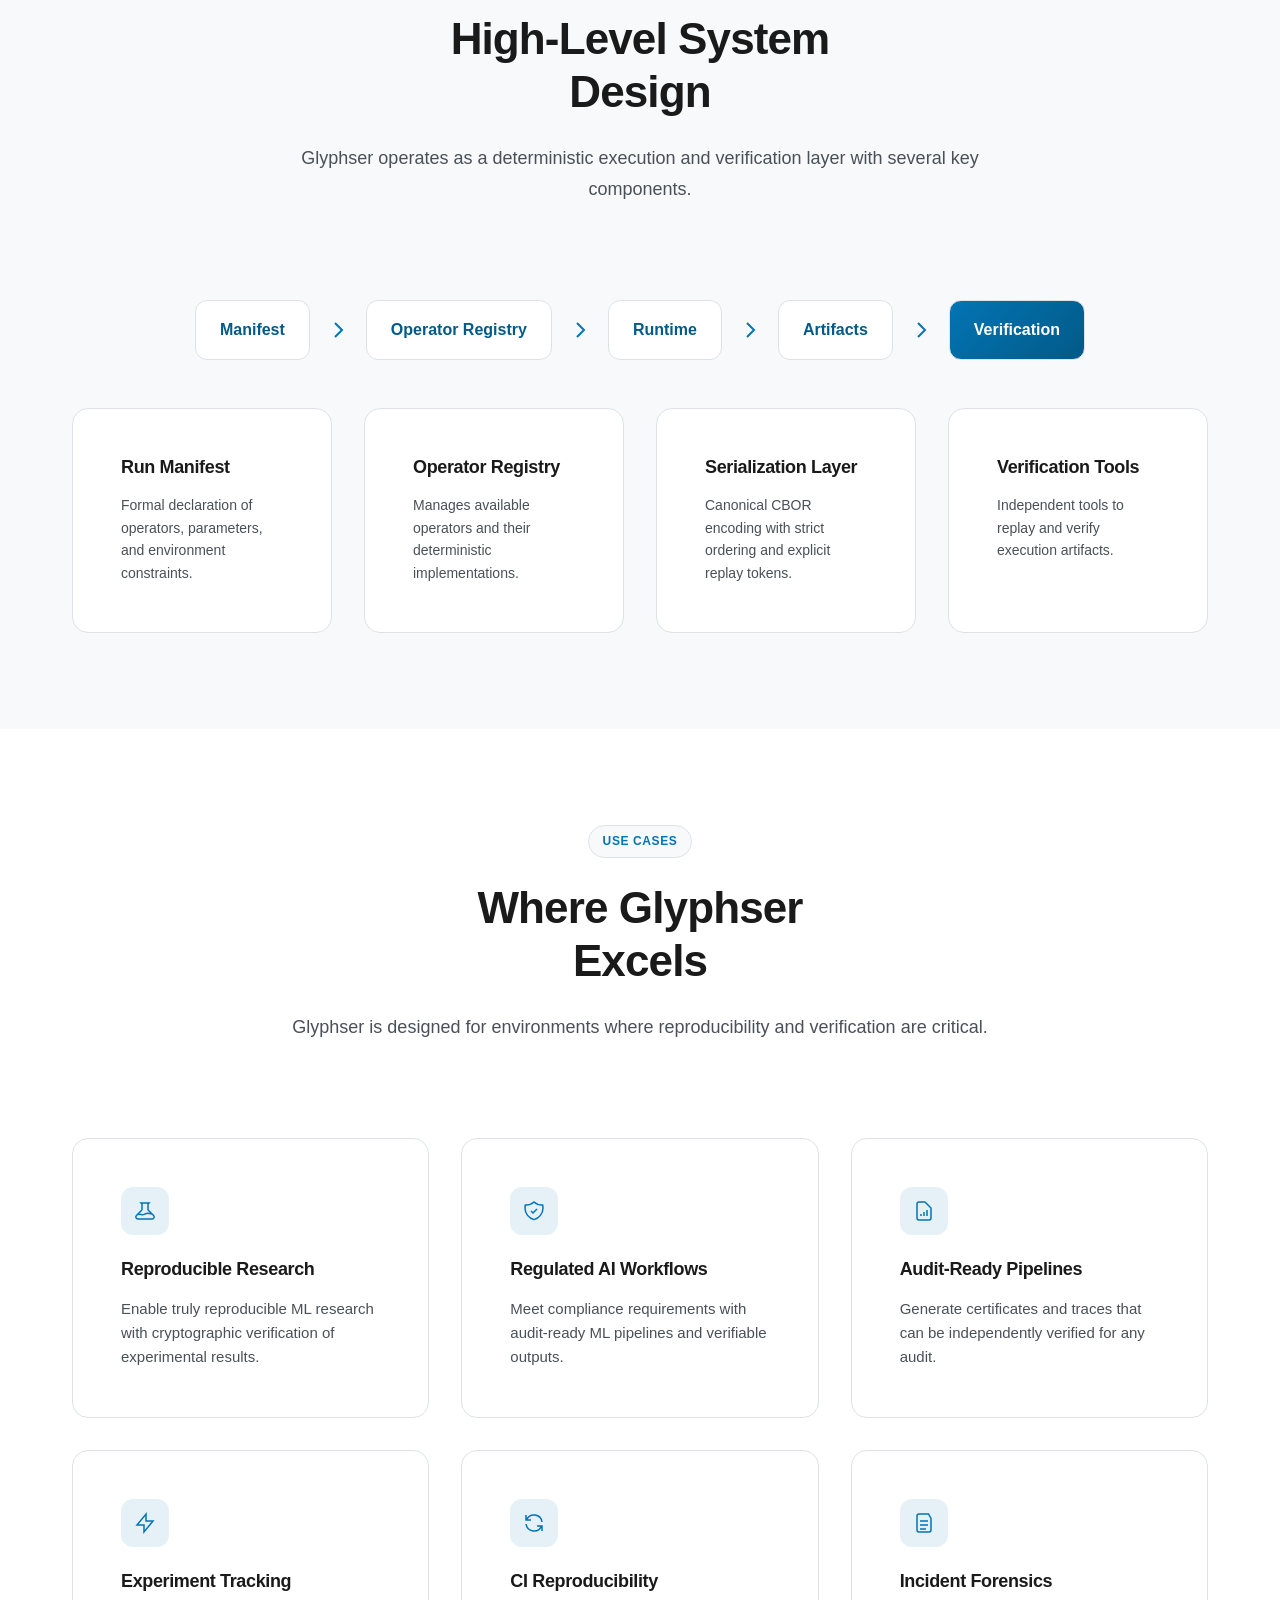
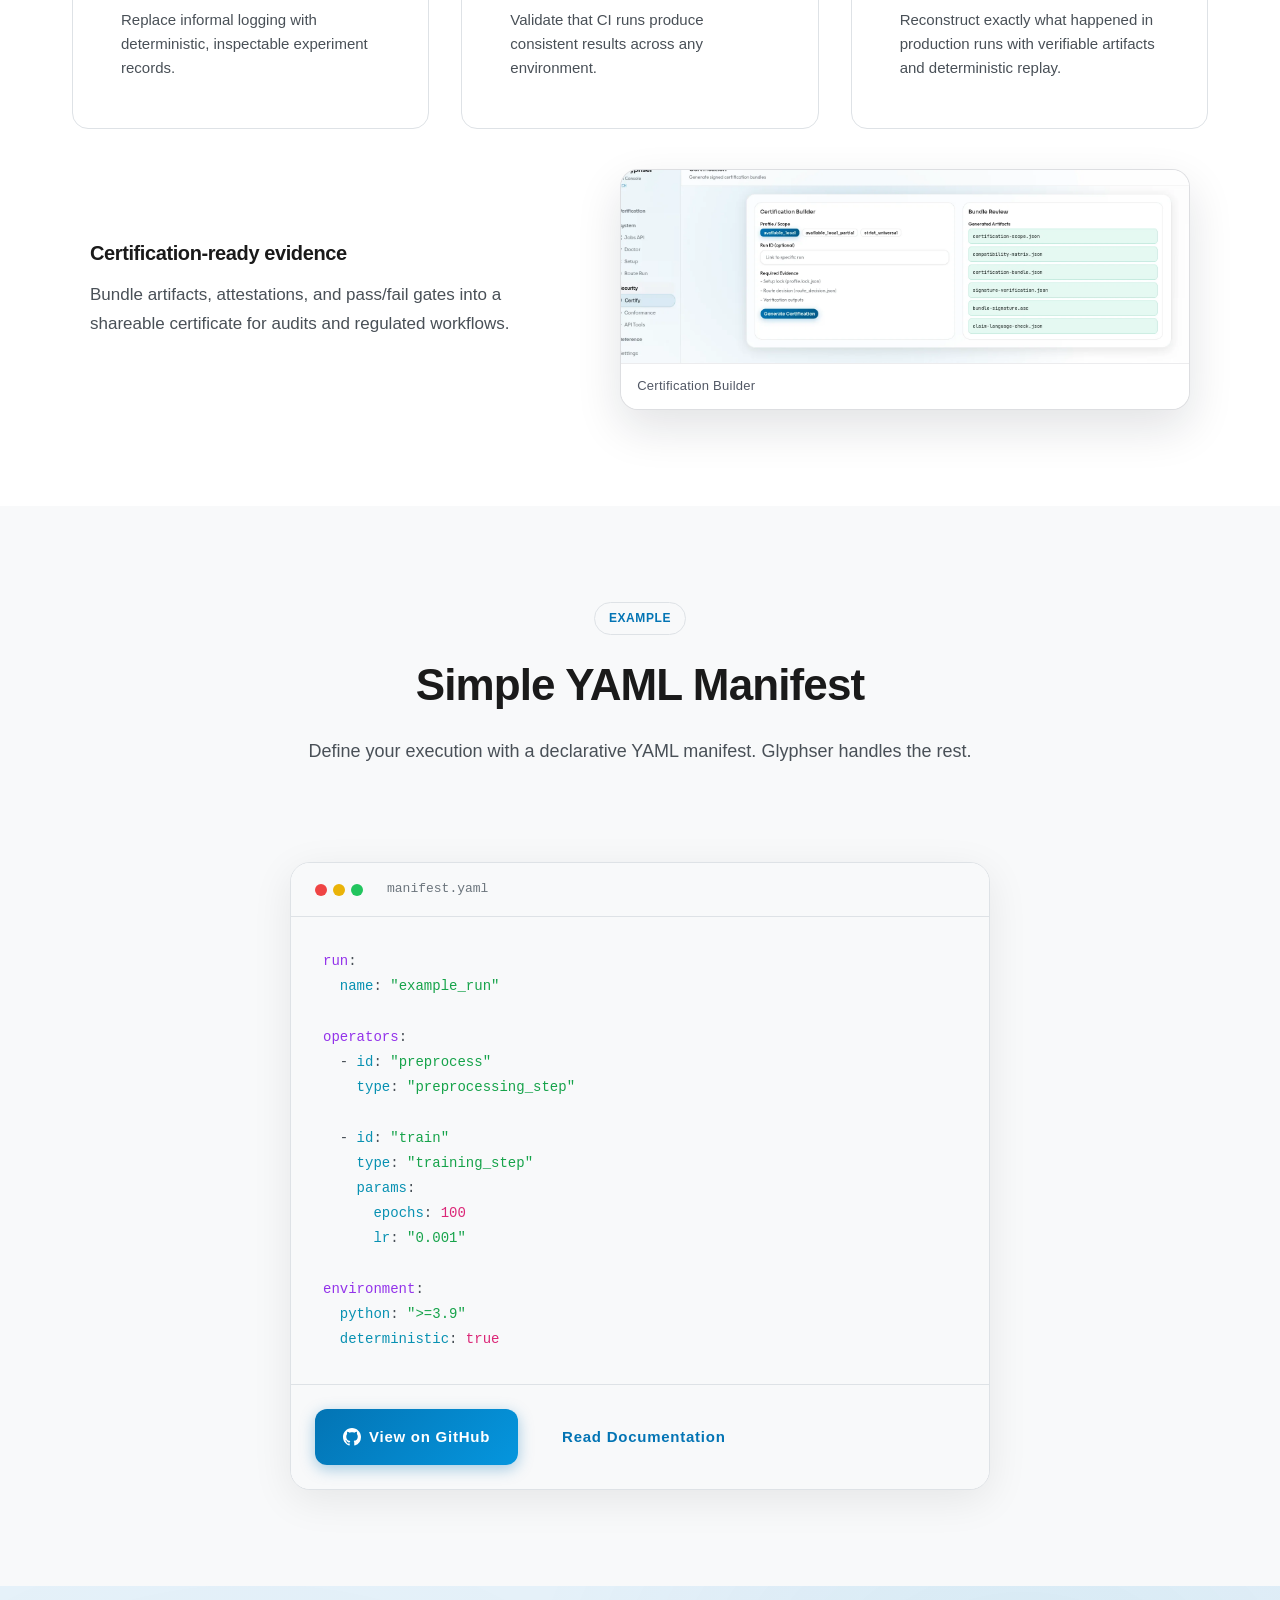
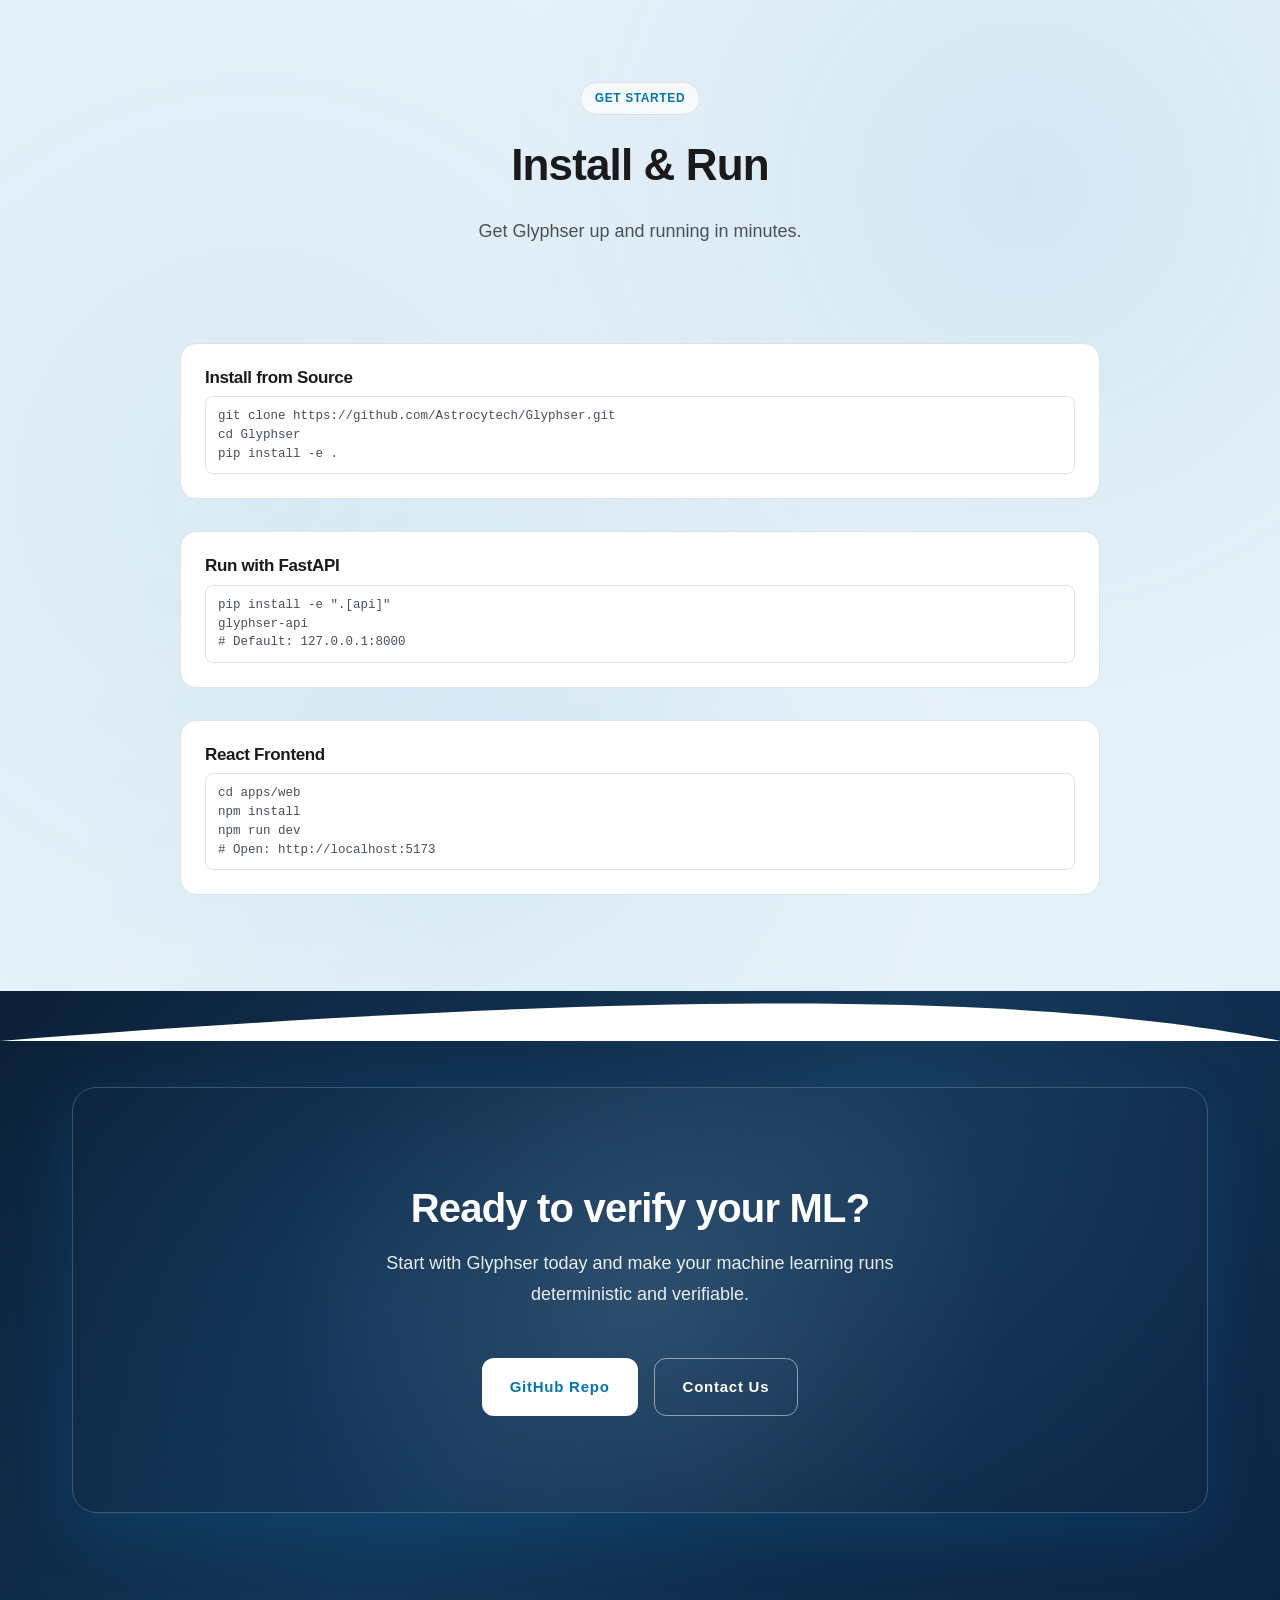
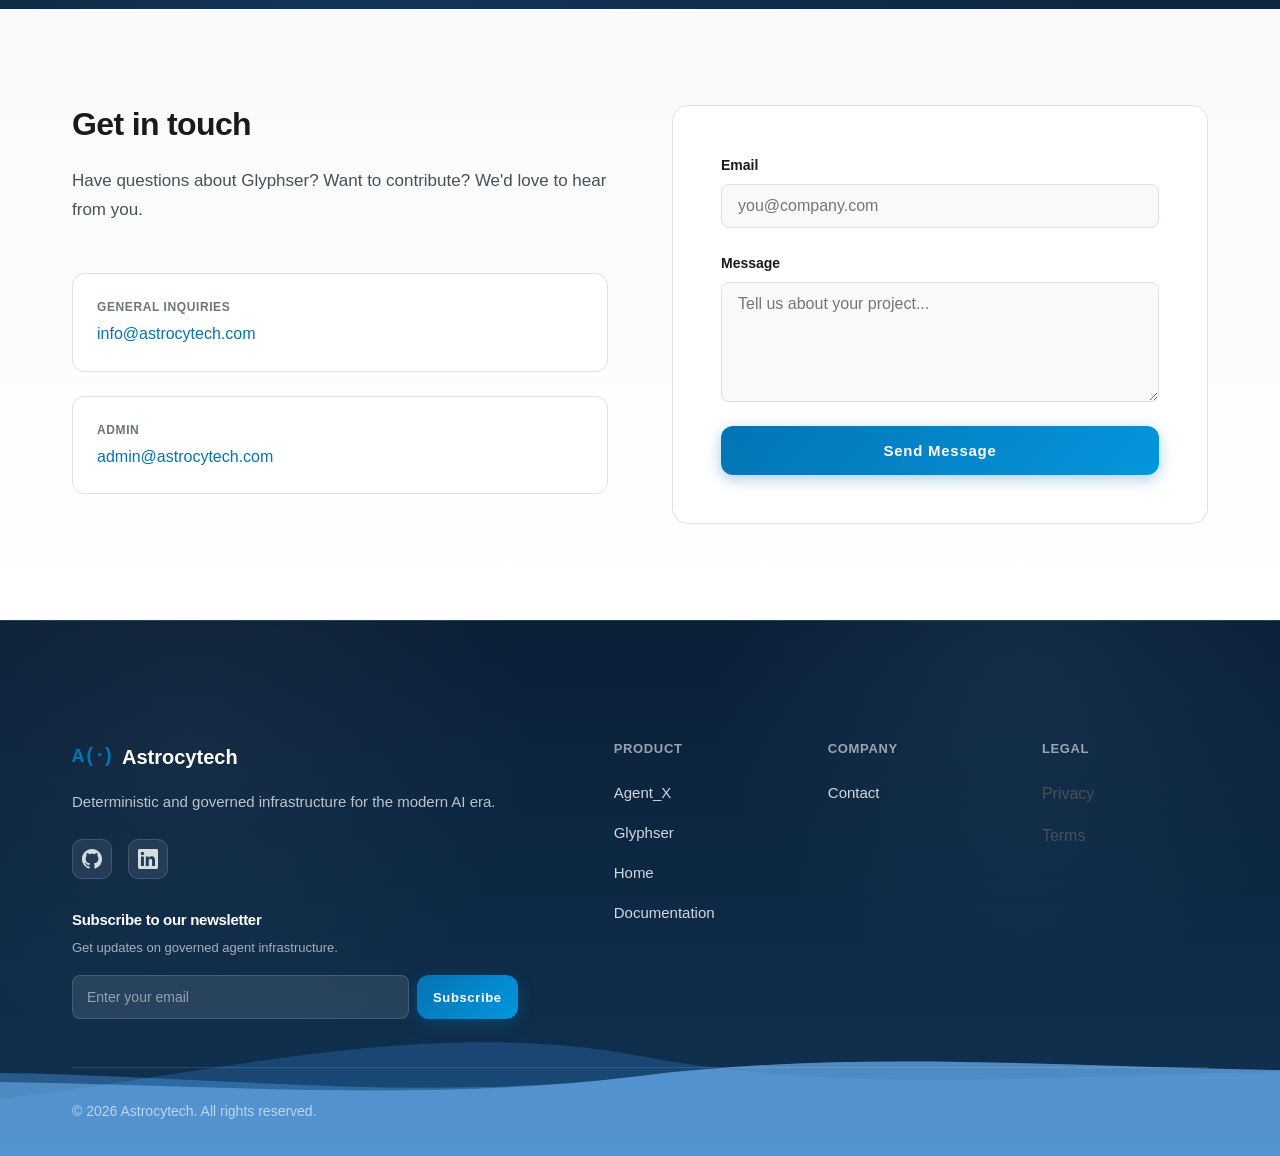
<file: glyphser.html>
<!DOCTYPE html>
<html lang="en">
<head>
  <meta charset="UTF-8">
  <meta name="viewport" content="width=device-width, initial-scale=1.0">
  <title>Glyphser - Deterministic ML Execution | Astrocytech</title>
  <meta name="description" content="Glyphser is Astrocytech's deterministic runtime specification and conformance toolkit for verifiable machine learning execution.">
  <link rel="canonical" href="https://astrocytech.github.io/glyphser.html">
  
  <!-- Open Graph -->
  <meta property="og:type" content="website">
  <meta property="og:url" content="https://astrocytech.github.io/glyphser.html">
  <meta property="og:title" content="Glyphser - Deterministic ML Execution">
  <meta property="og:description" content="Glyphser is Astrocytech's deterministic runtime specification and conformance toolkit for verifiable machine learning execution.">
  <meta property="og:image" content="https://astrocytech.github.io/files/glyphser/glyphser-dashboard-hero-light-v2.webp">
  
  <!-- Twitter Card -->
  <meta name="twitter:card" content="summary_large_image">
  <meta name="twitter:title" content="Glyphser - Deterministic ML Execution">
  <meta name="twitter:description" content="Glyphser is Astrocytech's deterministic runtime specification and conformance toolkit for verifiable machine learning execution.">
  
  <!-- Theme Color -->
  <meta name="theme-color" content="#0374b4">
  
  <!-- Structured Data -->
  <script type="application/ld+json">
  {
    "@context": "https://schema.org",
    "@type": "SoftwareApplication",
    "name": "Glyphser",
    "applicationCategory": "DeveloperApplication",
    "operatingSystem": "Cross-platform",
    "description": "Glyphser is Astrocytech's deterministic runtime specification and conformance toolkit for verifiable machine learning execution.",
    "url": "https://astrocytech.github.io/glyphser.html",
    "author": {
      "@type": "Organization",
      "name": "Astrocytech",
      "url": "https://astrocytech.github.io/"
    },
    "codeRepository": "https://github.com/Astrocytech/Glyphser"
  }
  </script>
  
  <!-- Breadcrumb Structured Data -->
  <script type="application/ld+json">
  {
    "@context": "https://schema.org",
    "@type": "BreadcrumbList",
    "itemListElement": [
      {
        "@type": "ListItem",
        "position": 1,
        "name": "Home",
        "item": "https://astrocytech.github.io/"
      },
      {
        "@type": "ListItem",
        "position": 2,
        "name": "Glyphser",
        "item": "https://astrocytech.github.io/glyphser.html"
      }
    ]
  }
  </script>
  
  <!-- Content Security Policy -->
  <meta http-equiv="Content-Security-Policy" content="default-src 'self'; script-src 'self' 'unsafe-inline'; style-src 'self' 'unsafe-inline' https://fonts.googleapis.com; font-src 'self' https://fonts.gstatic.com; img-src 'self' data: https:; connect-src 'self' https:;">
  
  <!-- Security Headers -->
  <meta http-equiv="X-Frame-Options" content="DENY">
  <meta http-equiv="X-Content-Type-Options" content="nosniff">
  <meta name="referrer" content="strict-origin-when-cross-origin">
  
  <!-- Fonts -->
  <link rel="preconnect" href="https://fonts.googleapis.com">
  <link rel="preconnect" href="https://fonts.gstatic.com" crossorigin>
  <link rel="preload" as="style" href="https://fonts.googleapis.com/css2?family=Sora:wght@400;500;600;700&family=Outfit:wght@400;500;600;700&family=JetBrains+Mono:wght@400;500;700&display=swap">
  <link href="https://fonts.googleapis.com/css2?family=Sora:wght@400;500;600;700&family=Outfit:wght@400;500;600;700&family=JetBrains+Mono:wght@400;500;700&display=swap" rel="stylesheet">
  
  <!-- Styles -->
  <link rel="stylesheet" href="files/astrocytech.css">
  
  <!-- Favicon -->
  <link rel="icon" type="image/x-icon" href="files/favicon_io/favicon.ico">
  <link rel="icon" type="image/png" sizes="32x32" href="files/favicon_io/favicon-32x32.png">
  <link rel="icon" type="image/png" sizes="16x16" href="files/favicon_io/favicon-16x16.png">
  <link rel="apple-touch-icon" sizes="180x180" href="files/favicon_io/apple-touch-icon.png">
  <link rel="manifest" href="files/favicon_io/site.webmanifest">
</head>
<body>
  <a href="#main-content" class="skip-link">Skip to main content</a>
  <!-- Navigation -->
  <nav class="nav" aria-label="Main navigation">
    <div class="nav-inner">
      <a href="index.html" class="nav-logo" style="pointer-events:auto !important; z-index:9999 !important; position:relative !important;">
        <span class="logo-text">A(⋅)</span>
        <span>Astrocytech</span>
      </a>
      <div class="nav-links">
        <a href="index.html#glyphser">Product</a>
        <a href="index.html#how-it-works">How It Works</a>
        <a href="index.html#use-cases">Use Cases</a>
        <a href="#contact">Contact</a>
      </div>
      <div class="nav-right">
        <a href="#contact" class="btn btn-primary btn-sm">Book a Demo</a>
      </div>
      <button type="button" class="mobile-menu-btn" aria-label="Toggle menu" aria-expanded="false" aria-controls="mobile-menu">
        <span></span>
        <span></span>
        <span></span>
      </button>
    </div>
  </nav>

  <!-- Mobile Menu -->
  <nav id="mobile-menu" class="mobile-menu" aria-label="Mobile navigation">
    <a href="index.html#glyphser">Product</a>
    <a href="index.html#how-it-works">How It Works</a>
    <a href="index.html#use-cases">Use Cases</a>
    <a href="#contact">Contact</a>
    <a href="#contact" class="btn btn-primary btn-full">Book a Demo</a>
  </nav>


  <!-- Hero Section -->
  <section id="main-content" class="hero" style="background-image: url('files/home-hero@2x.webp'); background-position: center center; background-repeat: no-repeat; background-size: cover; background-color: #e5f1f9;">
    <div class="hero-bg"></div>
    <div class="hero-decor hero-decor-1"></div>
    <div class="hero-decor hero-decor-2"></div>
    <div class="hero-decor hero-decor-3"></div>
    <div class="hero-content hero-split">
      <div class="hero-text">
        <h1 class="hero-title">
          <span class="title-heavy">Deterministic</span><br>
          <span class="text-gradient">Verification Engine</span><br>
          <span class="title-light">for ML Execution</span>
        </h1>
        <p class="hero-desc">
          Glyphser provides a reproducible execution framework that produces verifiable artifacts for machine learning runs.
          Instead of relying on informal logs, Glyphser records structured execution traces, checkpoints, and certificates.
        </p>
        <div class="hero-actions">
          <a href="#concepts" class="btn btn-primary">
            Learn More
            <svg width="16" height="16" viewBox="0 0 16 16" fill="none">
              <path d="M3.5 8h9m-3-3l3 3-3 3" stroke="currentColor" stroke-width="1.5" stroke-linecap="round" stroke-linejoin="round"/>
            </svg>
          </a>
          <span class="hero-cta-float" aria-label="GitHub and license">
            <a href="https://github.com/Astrocytech/Glyphser" class="btn btn-secondary" target="_blank" rel="noopener noreferrer">
              <svg width="18" height="18" viewBox="0 0 24 24" fill="currentColor">
                <path d="M12 0C5.37 0 0 5.37 0 12c0 5.31 3.435 9.795 8.205 11.385.6.105.825-.255.825-.57 0-.285-.015-1.23-.015-2.235-3.015.555-3.795-.735-4.035-1.41-.135-.345-.72-1.41-1.23-1.695-.42-.225-1.02-.78-.015-.795.945-.015 1.62.87 1.845 1.23 1.08 1.815 2.805 1.305 3.495.99.105-.78.42-1.305.765-1.605-2.67-.3-5.46-1.335-5.46-5.925 0-1.305.465-2.385 1.23-3.225-.12-.3-.54-1.53.12-3.18 0 0 1.005-.315 3.3 1.23.96-.27 1.98-.405 3-.405s2.04.135 3 .405c2.295-1.56 3.3-1.23 3.3-1.23.66 1.65.24 2.88.12 3.18.765.84 1.23 1.905 1.23 3.225 0 4.605-2.805 5.625-5.475 5.925.435.375.81 1.095.81 2.22 0 1.605-.015 2.895-.015 3.3 0 .315.225.69.825.57A12.02 12.02 0 0024 12c0-6.63-5.37-12-12-12z"/>
              </svg>
              GitHub
            </a>
            <span class="hero-os-tag">Open Source</span>
          </span>
        </div>
      </div>
      <div class="hero-visual">
        <figure class="product-shot">
          <button type="button" class="product-shot-trigger" data-fullsrc="files/glyphser/glyphser-dashboard-full-light.webp" aria-label="Open Glyphser dashboard screenshot full size">
            <img
              src="files/glyphser/glyphser-dashboard-hero-light-v2.webp"
              alt="Glyphser dashboard showing verification KPIs and recent runs"
              loading="eager"
              decoding="async"
              fetchpriority="high"
            />
          </button>
        </figure>
      </div>
    </div>
  </section>

  <!-- Why Glyphser Section -->
  <section class="features section-alt">
    <div class="section-inner">
      <div class="section-header">
        <span class="section-tag">Why Glyphser</span>
        <h2 class="section-title">The Problem with<br>ML Reproducibility</h2>
        <p class="section-desc">
          Machine learning systems often suffer from weak reproducibility. Glyphser addresses this with 
          cryptographically bound artifacts that allow independent verification.
        </p>
      </div>
      
      <div class="features-grid">
        <div class="feature-card">
          <div class="feature-icon">
            <svg viewBox="0 0 24 24" fill="none" stroke="currentColor" stroke-width="1.5">
              <path d="M12 9v2m0 4h.01m-6.938 4h13.856c1.54 0 2.502-1.667 1.732-3L13.732 4c-.77-1.333-2.694-1.333-3.464 0L3.34 16c-.77 1.333.192 3 1.732 3z"/>
            </svg>
          </div>
          <h3>Non-Deterministic Results</h3>
          <p>Training runs cannot be reproduced exactly due to floating-point differences, random initialization, and environment variations.</p>
        </div>
        
        <div class="feature-card">
          <div class="feature-icon">
            <svg viewBox="0 0 24 24" fill="none" stroke="currentColor" stroke-width="1.5">
              <path d="M9 12h6m-6 4h6m2 5H7a2 2 0 01-2-2V5a2 2 0 012-2h5.586a1 1 0 01.707.293l5.414 5.414a1 1 0 01.293.707V19a2 2 0 01-2 2z"/>
            </svg>
          </div>
          <h3>Informal Logs</h3>
          <p>Logs are often incomplete, unstructured, or lost, making it impossible to verify what actually happened during execution.</p>
        </div>
        
        <div class="feature-card">
          <div class="feature-icon">
            <svg viewBox="0 0 24 24" fill="none" stroke="currentColor" stroke-width="1.5">
              <path d="M9 12l2 2 4-4m5.618-4.016A11.955 11.955 0 0112 2.944a11.955 11.955 0 01-8.618 3.04A12.02 12.02 0 003 9c0 5.591 3.824 10.29 9 11.622 5.176-1.332 9-6.03 9-11.622 0-1.042-.133-2.052-.382-3.016z"/>
            </svg>
          </div>
          <h3>Trust Over Evidence</h3>
          <p>Verification currently requires trusting the reporting party rather than providing cryptographic proof of execution integrity.</p>
        </div>
      </div>
    </div>
  </section>

  <!-- Core Concepts Section -->
  <section id="concepts" class="glyphser">
    <div class="section-inner">
      <div class="section-header">
        <span class="section-tag">Core Concepts</span>
        <h2 class="section-title">How Glyphser Works</h2>
        <p class="section-desc">
          Glyphser introduces several core concepts that enable deterministic, verifiable ML execution.
        </p>
      </div>
      
      <div class="features-grid" style="grid-template-columns: repeat(2, 1fr); max-width: 900px; margin: 0 auto;">
        <div class="feature-card">
          <div class="feature-icon">
            <svg viewBox="0 0 24 24" fill="none" stroke="currentColor" stroke-width="1.5">
              <path d="M9 12h6m-6 4h6m2 5H7a2 2 0 01-2-2V5a2 2 0 012-2h5.586a1 1 0 01.707.293l5.414 5.414a1 1 0 01.293.707V19a2 2 0 01-2 2z"/>
            </svg>
          </div>
          <h3>Run Manifest</h3>
          <p>A formal declaration defining operators, parameters, inputs, and environment constraints. Acts as the contract for execution.</p>
        </div>
        
        <div class="feature-card">
          <div class="feature-icon">
            <svg viewBox="0 0 24 24" fill="none" stroke="currentColor" stroke-width="1.5">
              <path d="M4 4v5h.582m15.356 2A8.001 8.001 0 004.582 9m0 0H9m11 11v-5h-.581m0 0a8.003 8.003 0 01-15.357-2m15.357 2H15"/>
            </svg>
          </div>
          <h3>Deterministic Execution</h3>
          <p>Stable serialization and hashing ensure identical runs produce identical commitments. No more "works on my machine."</p>
        </div>
        
        <div class="feature-card">
          <div class="feature-icon">
            <svg viewBox="0 0 24 24" fill="none" stroke="currentColor" stroke-width="1.5">
              <path d="M19 11H5m14 0a2 2 0 012 2v6a2 2 0 01-2 2H5a2 2 0 01-2-2v-6a2 2 0 012-2m14 0V9a2 2 0 00-2-2M5 11V9a2 2 0 012-2m0 0V5a2 2 0 012-2h6a2 2 0 012 2v2M7 7h10"/>
            </svg>
          </div>
          <h3>Execution Artifacts</h3>
          <p>Structured traces, checkpoints, and certificates that encode the complete history and state of the execution.</p>
        </div>
        
        <div class="feature-card">
          <div class="feature-icon">
            <svg viewBox="0 0 24 24" fill="none" stroke="currentColor" stroke-width="1.5">
              <path d="M9 12l2 2 4-4m6 2a9 9 0 11-18 0 9 9 0 0118 0z"/>
            </svg>
          </div>
          <h3>Independent Verification</h3>
          <p>Third parties can replay or inspect artifacts to confirm the run matches its declaration. No trust required.</p>
        </div>
      </div>

      <div class="evidence-grid" aria-label="Product evidence">
        <figure class="product-shot">
          <button type="button" class="product-shot-trigger" data-fullsrc="files/glyphser/glyphser-runs-full-light.webp" aria-label="Open Glyphser runs screenshot full size">
            <img
              src="files/glyphser/glyphser-runs-light-v2.webp"
              alt="Glyphser runs list showing verification status, timestamps, and run identifiers"
              loading="lazy"
              decoding="async"
            />
          </button>
          <figcaption>Runs</figcaption>
        </figure>
        <figure class="product-shot">
          <button type="button" class="product-shot-trigger" data-fullsrc="files/glyphser/glyphser-run-detail-full-light.webp" aria-label="Open Glyphser evidence screenshot full size">
            <img
              src="files/glyphser/glyphser-run-detail-light-v2.webp"
              alt="Glyphser run detail view showing artifacts, pass/fail status, and audit-ready evidence"
              loading="lazy"
              decoding="async"
            />
          </button>
          <figcaption>Evidence</figcaption>
        </figure>
      </div>
    </div>
  </section>

  <!-- Architecture Section -->
  <section class="features">
    <div class="section-inner">
      <div class="section-header">
        <span class="section-tag">Architecture</span>
        <h2 class="section-title">High-Level System<br>Design</h2>
        <p class="section-desc">
          Glyphser operates as a deterministic execution and verification layer with several key components.
        </p>
      </div>
      
      <!-- Architecture Flow -->
      <div class="architecture-flow" style="display: flex; align-items: center; justify-content: center; flex-wrap: wrap; gap: 1rem; margin: 3rem 0;">
        <div class="arch-item" style="background: var(--bg-card); border: 1px solid var(--border); padding: 1rem 1.5rem; border-radius: 12px; text-align: center;">
          <span style="font-weight: 600; color: var(--accent-secondary);">Manifest</span>
        </div>
        <svg width="24" height="24" viewBox="0 0 24 24" fill="none" stroke="currentColor" stroke-width="2"><path d="M9 5l7 7-7 7"/></svg>
        <div class="arch-item" style="background: var(--bg-card); border: 1px solid var(--border); padding: 1rem 1.5rem; border-radius: 12px; text-align: center;">
          <span style="font-weight: 600; color: var(--accent-secondary);">Operator Registry</span>
        </div>
        <svg width="24" height="24" viewBox="0 0 24 24" fill="none" stroke="currentColor" stroke-width="2"><path d="M9 5l7 7-7 7"/></svg>
        <div class="arch-item" style="background: var(--bg-card); border: 1px solid var(--border); padding: 1rem 1.5rem; border-radius: 12px; text-align: center;">
          <span style="font-weight: 600; color: var(--accent-secondary);">Runtime</span>
        </div>
        <svg width="24" height="24" viewBox="0 0 24 24" fill="none" stroke="currentColor" stroke-width="2"><path d="M9 5l7 7-7 7"/></svg>
        <div class="arch-item" style="background: var(--bg-card); border: 1px solid var(--border); padding: 1rem 1.5rem; border-radius: 12px; text-align: center;">
          <span style="font-weight: 600; color: var(--accent-secondary);">Artifacts</span>
        </div>
        <svg width="24" height="24" viewBox="0 0 24 24" fill="none" stroke="currentColor" stroke-width="2"><path d="M9 5l7 7-7 7"/></svg>
        <div class="arch-item" style="background: linear-gradient(135deg, var(--accent-primary), var(--accent-secondary)); padding: 1rem 1.5rem; border-radius: 12px; text-align: center;">
          <span style="font-weight: 700; color: white;">Verification</span>
        </div>
      </div>

      <!-- Architecture Components -->
      <div class="features-grid" style="grid-template-columns: repeat(4, 1fr);">
        <div class="feature-card">
          <h3>Run Manifest</h3>
          <p style="font-size: 0.875rem;">Formal declaration of operators, parameters, and environment constraints.</p>
        </div>
        <div class="feature-card">
          <h3>Operator Registry</h3>
          <p style="font-size: 0.875rem;">Manages available operators and their deterministic implementations.</p>
        </div>
        <div class="feature-card">
          <h3>Serialization Layer</h3>
          <p style="font-size: 0.875rem;">Canonical CBOR encoding with strict ordering and explicit replay tokens.</p>
        </div>
        <div class="feature-card">
          <h3>Verification Tools</h3>
          <p style="font-size: 0.875rem;">Independent tools to replay and verify execution artifacts.</p>
        </div>
      </div>
    </div>
  </section>

  <!-- Use Cases Section -->
  <section class="glyphser">
    <div class="section-inner">
      <div class="section-header">
        <span class="section-tag">Use Cases</span>
        <h2 class="section-title">Where Glyphser<br>Excels</h2>
        <p class="section-desc">
          Glyphser is designed for environments where reproducibility and verification are critical.
        </p>
      </div>
      
      <div class="features-grid" style="grid-template-columns: repeat(3, 1fr);">
        <div class="feature-card">
          <div class="feature-icon">
            <svg viewBox="0 0 24 24" fill="none" stroke="currentColor" stroke-width="1.5">
              <path d="M19.428 15.428a2 2 0 00-1.022-.547l-2.387-.477a6 6 0 00-3.86.517l-.318.158a6 6 0 01-3.86.517L6.05 15.21a2 2 0 00-1.806.547M8 4h8l-1 1v5.172a2 2 0 00.586 1.414l5 5c1.26 1.26.367 3.414-1.415 3.414H4.828c-1.782 0-2.674-2.154-1.414-3.414l5-5A2 2 0 009 10.172V5L8 4z"/>
            </svg>
          </div>
          <h3>Reproducible Research</h3>
          <p>Enable truly reproducible ML research with cryptographic verification of experimental results.</p>
        </div>
        
        <div class="feature-card">
          <div class="feature-icon">
            <svg viewBox="0 0 24 24" fill="none" stroke="currentColor" stroke-width="1.5">
              <path d="M9 12l2 2 4-4m5.618-4.016A11.955 11.955 0 0112 2.944a11.955 11.955 0 01-8.618 3.04A12.02 12.02 0 003 9c0 5.591 3.824 10.29 9 11.622 5.176-1.332 9-6.03 9-11.622 0-1.042-.133-2.052-.382-3.016z"/>
            </svg>
          </div>
          <h3>Regulated AI Workflows</h3>
          <p>Meet compliance requirements with audit-ready ML pipelines and verifiable outputs.</p>
        </div>
        
        <div class="feature-card">
          <div class="feature-icon">
            <svg viewBox="0 0 24 24" fill="none" stroke="currentColor" stroke-width="1.5">
              <path d="M9 17v-2m3 2v-4m3 4v-6m2 10H7a2 2 0 01-2-2V5a2 2 0 012-2h5.586a1 1 0 01.707.293l5.414 5.414a1 1 0 01.293.707V19a2 2 0 01-2 2z"/>
            </svg>
          </div>
          <h3>Audit-Ready Pipelines</h3>
          <p>Generate certificates and traces that can be independently verified for any audit.</p>
        </div>
        
        <div class="feature-card">
          <div class="feature-icon">
            <svg viewBox="0 0 24 24" fill="none" stroke="currentColor" stroke-width="1.5">
              <path d="M13 10V3L4 14h7v7l9-11h-7z"/>
            </svg>
          </div>
          <h3>Experiment Tracking</h3>
          <p>Replace informal logging with deterministic, inspectable experiment records.</p>
        </div>
        
        <div class="feature-card">
          <div class="feature-icon">
            <svg viewBox="0 0 24 24" fill="none" stroke="currentColor" stroke-width="1.5">
              <path d="M4 4v5h.582m15.356 2A8.001 8.001 0 004.582 9m0 0H9m11 11v-5h-.581m0 0a8.003 8.003 0 01-15.357-2m15.357 2H15"/>
            </svg>
          </div>
          <h3>CI Reproducibility</h3>
          <p>Validate that CI runs produce consistent results across any environment.</p>
        </div>

        <div class="feature-card">
          <div class="feature-icon">
            <svg viewBox="0 0 24 24" fill="none" stroke="currentColor" stroke-width="1.5">
              <path d="M9 3h6m-7 7h8m-8 4h8m-8 4h6M7 3a2 2 0 00-2 2v14a2 2 0 002 2h10a2 2 0 002-2V7.5L16.5 3H7z"/>
            </svg>
          </div>
          <h3>Incident Forensics</h3>
          <p>Reconstruct exactly what happened in production runs with verifiable artifacts and deterministic replay.</p>
        </div>
      </div>

      <div class="evidence-callout">
        <div class="evidence-copy">
          <h3>Certification-ready evidence</h3>
          <p>Bundle artifacts, attestations, and pass/fail gates into a shareable certificate for audits and regulated workflows.</p>
        </div>
        <figure class="product-shot">
          <button type="button" class="product-shot-trigger" data-fullsrc="files/glyphser/glyphser-certification-full-light.webp" aria-label="Open Glyphser certification screenshot full size">
            <img
              src="files/glyphser/glyphser-certification-light-v2.webp"
              alt="Glyphser Certification Builder showing evidence bundles and certificate configuration"
              loading="lazy"
              decoding="async"
            />
          </button>
          <figcaption>Certification Builder</figcaption>
        </figure>
      </div>
    </div>
  </section>

  <!-- Code Section -->
  <section class="features">
    <div class="section-inner">
      <div class="section-header">
        <span class="section-tag">Example</span>
        <h2 class="section-title">Simple YAML Manifest</h2>
        <p class="section-desc">
          Define your execution with a declarative YAML manifest. Glyphser handles the rest.
        </p>
      </div>
      
      <div class="glyphser-card">
        <div class="code-header">
          <div class="code-dots">
            <span></span><span></span><span></span>
          </div>
          <span class="code-title">manifest.yaml</span>
        </div>
        <pre class="code-block"><code><span class="code-keyword">run</span>:
  <span class="code-property">name</span>: <span class="code-string">"example_run"</span>

<span class="code-keyword">operators</span>:
  - <span class="code-property">id</span>: <span class="code-string">"preprocess"</span>
    <span class="code-property">type</span>: <span class="code-string">"preprocessing_step"</span>

  - <span class="code-property">id</span>: <span class="code-string">"train"</span>
    <span class="code-property">type</span>: <span class="code-string">"training_step"</span>
    <span class="code-property">params</span>:
      <span class="code-property">epochs</span>: <span class="codeBoolean">100</span>
      <span class="code-property">lr</span>: <span class="codeString">"0.001"</span>

<span class="code-keyword">environment</span>:
  <span class="code-property">python</span>: <span class="codeString">"&gt;=3.9"</span>
  <span class="code-property">deterministic</span>: <span class="codeBoolean">true</span></code></pre>
        <div class="glyphser-actions">
          <a href="https://github.com/Astrocytech/Glyphser" class="btn btn-primary" target="_blank" rel="noopener noreferrer">
            <svg width="18" height="18" viewBox="0 0 24 24" fill="currentColor">
              <path d="M12 0C5.37 0 0 5.37 0 12c0 5.31 3.435 9.795 8.205 11.385.6.105.825-.255.825-.57 0-.285-.015-1.23-.015-2.235-3.015.555-3.795-.735-4.035-1.41-.135-.345-.72-1.41-1.23-1.695-.42-.225-1.02-.78-.015-.795.945-.015 1.62.87 1.845 1.23 1.08 1.815 2.805 1.305 3.495.99.105-.78.42-1.305.765-1.605-2.67-.3-5.46-1.335-5.46-5.925 0-1.305.465-2.385 1.23-3.225-.12-.3-.54-1.53.12-3.18 0 0 1.005-.315 3.3 1.23.96-.27 1.98-.405 3-.405s2.04.135 3 .405c2.295-1.56 3.3-1.23 3.3-1.23.66 1.65.24 2.88.12 3.18.765.84 1.23 1.905 1.23 3.225 0 4.605-2.805 5.625-5.475 5.925.435.375.81 1.095.81 2.22 0 1.605-.015 2.895-.015 3.3 0 .315.225.69.825.57A12.02 12.02 0 0024 12c0-6.63-5.37-12-12-12z"/>
            </svg>
            View on GitHub
          </a>
          <a href="https://github.com/Astrocytech/Glyphser" class="btn btn-ghost" target="_blank" rel="noopener noreferrer">Read Documentation</a>
        </div>
      </div>
    </div>
  </section>

  <!-- Installation Section -->
  <section class="glyphser section-alt">
    <div class="section-inner">
      <div class="section-header">
        <span class="section-tag">Get Started</span>
        <h2 class="section-title">Install &amp; Run</h2>
        <p class="section-desc">
          Get Glyphser up and running in minutes.
        </p>
      </div>
      
      <div class="features-grid install-grid">
        <div class="feature-card reveal active">
          <h3>Install from Source</h3>
          <pre><code>git clone https://github.com/Astrocytech/Glyphser.git
cd Glyphser
pip install -e .</code></pre>
        </div>
        <div class="feature-card reveal active">
          <h3>Run with FastAPI</h3>
          <pre><code>pip install -e ".[api]"
glyphser-api
# Default: 127.0.0.1:8000</code></pre>
        </div>
        <div class="feature-card reveal active">
          <h3>React Frontend</h3>
          <pre><code>cd apps/web
npm install
npm run dev
# Open: http://localhost:5173</code></pre>
        </div>
      </div>
    </div>
  </section>

  <!-- CTA Section -->
  <section class="cta">
    <div class="shape-divider shape-top">
      <svg class="nectar-shape-divider" aria-hidden="true" fill="#ffffff" viewBox="0 0 100 100" preserveAspectRatio="none">
        <path d="M0 100 C 50 0 80 0 100 100 Z"></path>
      </svg>
    </div>
    <div class="section-inner">
      <div class="cta-card">
        <div class="cta-content">
          <h2>Ready to verify your ML?</h2>
          <p>Start with Glyphser today and make your machine learning runs deterministic and verifiable.</p>
        </div>
        <div class="cta-actions">
          <a href="https://github.com/Astrocytech/Glyphser" class="btn btn-white" target="_blank" rel="noopener noreferrer">GitHub Repo</a>
          <a href="#contact" class="btn btn-ghost-white">Contact Us</a>
        </div>
      </div>
    </div>
  </section>

  <!-- Contact Section -->
  <section id="contact" class="contact">
    <div class="section-inner">
      <div class="contact-grid">
        <div class="contact-info">
          <h2>Get in touch</h2>
          <p>Have questions about Glyphser? Want to contribute? We'd love to hear from you.</p>
          
          <div class="contact-links">
            <a href="mailto:info@astrocytech.com" class="contact-link">
              <span class="contact-label">General Inquiries</span>
              <span class="contact-value">info@astrocytech.com</span>
            </a>
            <a href="mailto:admin@astrocytech.com" class="contact-link">
              <span class="contact-label">Admin</span>
              <span class="contact-value">admin@astrocytech.com</span>
            </a>
          </div>
        </div>
        
        <div class="contact-form-wrapper">
          <form class="contact-form" onsubmit="event.preventDefault(); this.querySelector('button').textContent='Message Sent!'; this.reset();">
            <div class="form-group">
              <label for="email">Email</label>
              <input type="email" id="email" placeholder="you@company.com" required>
            </div>
            <div class="form-group">
              <label for="message">Message</label>
              <textarea id="message" rows="4" placeholder="Tell us about your project..."></textarea>
            </div>
            <button type="submit" class="btn btn-primary btn-full">Send Message</button>
          </form>
        </div>
      </div>
    </div>
  </section>

  <!-- Footer -->
<footer class="footer">
<div class="footer-wave-wrap">
<div class="footer-wave-layer footer-wave-back">
<svg preserveaspectratio="none" viewbox="0 0 1440 220">
<path d="M0,160 C240,220 480,60 720,120 C960,180 1200,100 1440,160 L1440,220 L0,220 Z"></path>
</svg>
</div>
<div class="footer-wave-layer footer-wave-mid">
<svg preserveaspectratio="none" viewbox="0 0 1440 220">
<path d="M0,160 C240,100 480,180 720,140 C960,100 1200,160 1440,120 L1440,220 L0,220 Z"></path>
</svg>
</div>
<div class="footer-wave-layer footer-wave-front">
<svg preserveaspectratio="none" viewbox="0 0 1440 220">
<path d="M0,160 C240,120 480,180 720,140 C960,100 1200,160 1440,120 L1440,220 L0,220 Z"></path>
</svg>
</div>
</div>
<div class="footer-inner">
<div class="footer-grid">
<div class="footer-brand">
<a class="nav-logo" href="index.html" style="pointer-events:auto !important; z-index:9999 !important; position:relative !important;">
<span class="logo-text">A(⋅)</span>
<span>Astrocytech</span>
</a>
<p>Deterministic and governed infrastructure for the modern AI era.</p>
<div class="footer-social">
<a aria-label="GitHub" href="https://github.com/Astrocytech" rel="noopener noreferrer" target="_blank">
<svg fill="currentColor" height="20" viewbox="0 0 24 24" width="20">
<path d="M12 0C5.37 0 0 5.37 0 12c0 5.31 3.435 9.795 8.205 11.385.6.105.825-.255.825-.57 0-.285-.015-1.23-.015-2.235-3.015.555-3.795-.735-4.035-1.41-.135-.345-.72-1.41-1.23-1.695-.42-.225-1.02-.78-.015-.795.945-.015 1.62.87 1.845 1.23 1.08 1.815 2.805 1.305 3.495.99.105-.78.42-1.305.765-1.605-2.67-.3-5.46-1.335-5.46-5.925 0-1.305.465-2.385 1.23-3.225-.12-.3-.54-1.53.12-3.18 0 0 1.005-.315 3.3 1.23.96-.27 1.98-.405 3-.405s2.04.135 3 .405c2.295-1.56 3.3-1.23 3.3-1.23.66 1.65.24 2.88.12 3.18.765.84 1.23 1.905 1.23 3.225 0 4.605-2.805 5.625-5.475 5.925.435.375.81 1.095.81 2.22 0 1.605-.015 2.895-.015 3.3 0 .315.225.69.825.57A12.02 12.02 0 0024 12c0-6.63-5.37-12-12-12z"></path>
</svg>
</a>
<a aria-label="LinkedIn" href="https://linkedin.com/company/astrocytech">
<svg fill="currentColor" height="20" viewbox="0 0 24 24" width="20">
<path d="M20.447 20.452h-3.554v-5.569c0-1.328-.027-3.037-1.852-3.037-1.853 0-2.136 1.445-2.136 2.939v5.667H9.351V9h3.414v1.561h.046c.477-.9 1.637-1.85 3.37-1.85 3.601 0 4.267 2.37 4.267 5.455v6.286zM5.337 7.433c-1.144 0-2.063-.926-2.063-2.065 0-1.138.92-2.063 2.063-2.063 1.14 0 2.064.925 2.064 2.063 0 1.139-.925 2.065-2.064 2.065zm1.782 13.019H3.555V9h3.564v11.452zM22.225 0H1.771C.792 0 0 .774 0 1.729v20.542C0 23.227.792 24 1.771 24h20.451C23.2 24 24 23.227 24 22.271V1.729C24 .774 23.2 0 22.222 0h.003z"></path>
</svg>
</a>
</div>
<div class="newsletter">
<h4>Subscribe to our newsletter</h4>
<p>Get updates on governed agent infrastructure.</p>
<form class="newsletter-form" onsubmit="event.preventDefault(); this.querySelector('button').textContent='Subscribed!'; this.querySelector('input').value='';">
<label class="visually-hidden" for="newsletter-email-glyphser">Email address</label>
<input id="newsletter-email-glyphser" placeholder="Enter your email" required="" type="email"/>
<button class="btn btn-primary" type="submit">Subscribe</button>
</form>
</div>
</div>
<div class="footer-links">
<div class="footer-col">
<h4>Product</h4>
<a href="agent_x.html">Agent_X</a>
<a href="glyphser.html">Glyphser</a>
<a href="index.html">Home</a>
<a href="https://github.com/Astrocytech/Agent_X" rel="noopener noreferrer" target="_blank">Documentation</a>
</div>
<div class="footer-col">
<h4>Company</h4>
<a href="#contact">Contact</a>
</div>
<div class="footer-col">
<h4>Legal</h4>
<span>Privacy</span>
<span>Terms</span>
</div>
</div>
</div>
<div class="footer-bottom">
<p>© 2026 Astrocytech. All rights reserved.</p>
</div>
</div>
</footer>

  <div id="image-modal" class="image-modal" hidden>
    <div class="image-modal__backdrop" data-close></div>
    <div class="image-modal__content" role="dialog" aria-modal="true" aria-label="Image preview">
      <button type="button" class="image-modal__close" aria-label="Close image preview">
        <svg viewBox="0 0 24 24" aria-hidden="true">
          <path d="M6 6l12 12M18 6L6 18" fill="none" stroke="currentColor" stroke-width="2" stroke-linecap="round"/>
        </svg>
      </button>
      <img class="image-modal__img" alt="">
    </div>
  </div>

  <script>
    // Smooth scroll
    document.querySelectorAll('a[href^="#"]').forEach(anchor => {
      anchor.addEventListener('click', function(e) {
        e.preventDefault();
        const target = document.querySelector(this.getAttribute('href'));
        if (target) {
          target.scrollIntoView({ behavior: 'smooth', block: 'start' });
        }
        document.body.classList.remove('menu-open');
        const menuBtn = document.querySelector('.mobile-menu-btn');
        menuBtn.setAttribute('aria-expanded', 'false');
      });
    });

    // Mobile menu toggle with focus trap and keyboard support
    const menuBtn = document.querySelector('.mobile-menu-btn');
    const mobileMenu = document.querySelector('.mobile-menu');
    const mobileMenuLinks = mobileMenu.querySelectorAll('a, button');
    const firstMenuItem = mobileMenuLinks[0];
    const lastMenuItem = mobileMenuLinks[mobileMenuLinks.length - 1];
    
    menuBtn.addEventListener('click', () => {
      const isOpen = document.body.classList.toggle('menu-open');
      menuBtn.setAttribute('aria-expanded', isOpen);
      if (isOpen) {
        firstMenuItem.focus();
      }
    });
    
    // Focus trap for mobile menu
    mobileMenu.addEventListener('keydown', (e) => {
      if (e.key === 'Tab') {
        if (e.shiftKey && document.activeElement === firstMenuItem) {
          e.preventDefault();
          lastMenuItem.focus();
        } else if (!e.shiftKey && document.activeElement === lastMenuItem) {
          e.preventDefault();
          firstMenuItem.focus();
        }
      }
      // Close on Escape
      if (e.key === 'Escape') {
        document.body.classList.remove('menu-open');
        menuBtn.setAttribute('aria-expanded', 'false');
        menuBtn.focus();
      }
    });

    // Logo click handler - logo is within nav-logo anchor
    document.querySelectorAll('.nav-logo').forEach(logo => {
      logo.addEventListener('click', function(e) {
        if (this.getAttribute('href') === 'index.html') {
          e.preventDefault();
          window.location.href = 'index.html';
        }
      });
    });

    // Image modal (full-size preview)
    (() => {
      const modal = document.getElementById('image-modal');
      if (!modal) return;
      const modalImg = modal.querySelector('.image-modal__img');
      const closeBtn = modal.querySelector('.image-modal__close');
      const backdrop = modal.querySelector('.image-modal__backdrop');
      let lastFocused = null;

      const openModal = (src, alt) => {
        lastFocused = document.activeElement;
        modalImg.src = src;
        modalImg.alt = alt || 'Image preview';
        modal.hidden = false;
        document.body.classList.add('modal-open');
        closeBtn.focus();
      };

      const closeModal = () => {
        modal.hidden = true;
        modalImg.src = '';
        modalImg.alt = '';
        document.body.classList.remove('modal-open');
        if (lastFocused && typeof lastFocused.focus === 'function') {
          lastFocused.focus();
        }
      };

      document.querySelectorAll('.product-shot-trigger').forEach(btn => {
        btn.addEventListener('click', () => {
          const img = btn.querySelector('img');
          if (!img) return;
          const fullSrc = btn.dataset.fullsrc || img.currentSrc || img.src;
          openModal(fullSrc, img.alt);
        });
      });

      closeBtn.addEventListener('click', closeModal);
      backdrop.addEventListener('click', closeModal);

      document.addEventListener('keydown', (e) => {
        if (!modal.hidden && e.key === 'Escape') closeModal();
      });
    })();
  </script>
  <noscript>
    <style>
      .mobile-menu { display: none; }
      .mobile-menu.active { display: block; }
    </style>
  </noscript>
  <script>
    if ('serviceWorker' in navigator) {
      navigator.serviceWorker.register('/sw.js').catch(err => console.log('SW registration failed:', err));
    }
  </script>
</body>
</html>
</file>
<file: files/astrocytech.css>
/* ============================================
   ASTROCYTECH - SalesChoice Inspired Style
   ============================================ */

:root {
  --bg-primary: #ffffff;
  --bg-secondary: #f8f9fa;
  --bg-tertiary: #e9ecef;
  --bg-card: #ffffff;
  --bg-hover: #f1f3f5;

  --accent-primary: #0374b4;
  --accent-secondary: #025a87;
  --accent-tertiary: #0486c7;
  --accent-glow: rgba(3, 116, 180, 0.15);
  --accent-glow-2: rgba(3, 116, 180, 0.1);

  --text-primary: #1a1a1a;
  --text-secondary: #495057;
  --text-muted: #6c757d;

  --border: #dee2e6;
  --border-hover: #ced4da;

  --gradient-accent: linear-gradient(135deg, var(--accent-primary), var(--accent-tertiary));
  --footer-deep: #0b1f36;
  --footer-mid: #103252;
  --footer-wave-1: #3f9ef7;
  --footer-wave-2: #57adff;
  --footer-wave-3: #7ac0ff;

  --space-xs: 0.5rem;
  --space-sm: 1rem;
  --space-md: 1.5rem;
  --space-lg: 2rem;
  --space-xl: 3rem;
  --space-2xl: 4rem;
  --space-3xl: 6rem;

  --transition: all 0.3s ease;
  --transition-slow: all 0.5s ease;
}

*,
*::before,
*::after {
  box-sizing: border-box;
  margin: 0;
  padding: 0;
}

pre {
  display: block;
  background: var(--bg-secondary);
}

/* Dark mode support */
@media (prefers-color-scheme: dark) {
  :root {
    --bg-primary: #0d1117;
    --bg-secondary: #161b22;
    --bg-tertiary: #21262d;
    --bg-card: #1c2128;
    --bg-hover: #30363d;
    
    --accent-primary: #58a6ff;
    --accent-secondary: #79c0ff;
    --accent-tertiary: #388bfd;
    --accent-glow: rgba(88, 166, 255, 0.15);
    --accent-glow-2: rgba(88, 166, 255, 0.1);
    
    --text-primary: #f0f6fc;
    --text-secondary: #8b949e;
    --text-muted: #6e7681;
    
    --border: #30363d;
    --border-hover: #484f58;
    
    --gradient-accent: linear-gradient(135deg, #58a6ff, #388bfd);
    --footer-deep: #010409;
    --footer-mid: #0d1117;
  }
  
  /* Adjust hero for dark mode */
  .hero-bg {
    background-color: rgba(13, 17, 23, 0.7);
  }
  
  .hero-content {
    background: rgba(22, 27, 34, 0.85);
    border-color: rgba(48, 54, 61, 0.5);
  }
}

code {
  font-family: 'JetBrains Mono', monospace;
}

html {
  scroll-behavior: smooth;
  background: var(--bg-primary);
}

body {
  font-family: 'Outfit', -apple-system, BlinkMacSystemFont, sans-serif;
  font-size: 16px;
  line-height: 1.6;
  color: var(--text-secondary);
  background: var(--bg-primary);
  -webkit-font-smoothing: antialiased;
  -moz-osx-font-smoothing: grayscale;
  overflow-x: hidden;
}

h1,
h2,
h3,
h4,
h5,
h6 {
  font-family: 'Sora', sans-serif;
  font-weight: 700;
  line-height: 1.2;
  letter-spacing: -0.02em;
  color: var(--text-primary);
}

h1 { font-size: clamp(2.5rem, 5vw, 3.5rem); }
h2 { font-size: clamp(2rem, 4vw, 2.75rem); }
h3 { font-size: clamp(1.25rem, 2vw, 1.5rem); }
h4 { font-size: 1.125rem; }

p {
  color: var(--text-secondary);
  font-size: 1.0625rem;
  line-height: 1.7;
}

a {
  color: var(--accent-primary);
  text-decoration: none;
  transition: var(--transition);
}

a:hover {
  color: var(--accent-secondary);
}

.section-inner {
  max-width: 1200px;
  margin: 0 auto;
  padding: 0 var(--space-lg);
  position: relative;
  z-index: 1;
}

/* Responsive container for all screens */
.container {
  width: 100%;
  max-width: 1200px;
  margin: 0 auto;
  padding: 0 1.5rem;
}

/* XL screens - scale up properly */
@media (min-width: 1440px) {
  :root {
    --space-xs: 0.625rem;
    --space-sm: 1.25rem;
    --space-md: 2rem;
    --space-lg: 2.5rem;
    --space-xl: 3.5rem;
    --space-2xl: 5rem;
    --space-3xl: 7rem;
  }
  
  html {
    font-size: 18px;
  }
  
  .section-inner,
  .container {
    max-width: 1400px;
  }
  
  .section-header {
    max-width: 800px;
  }
}

/* XXL screens - for very large monitors */
@media (min-width: 1920px) {
  :root {
    --space-xs: 0.75rem;
    --space-sm: 1.5rem;
    --space-md: 2.5rem;
    --space-lg: 3rem;
    --space-xl: 4rem;
    --space-2xl: 6rem;
    --space-3xl: 8rem;
  }
  
  html {
    font-size: 20px;
  }
  
  .section-inner,
  .container {
    max-width: 1600px;
  }
  
  .section-header {
    max-width: 900px;
  }
}

.section-header {
  text-align: center;
  max-width: 700px;
  margin: 0 auto var(--space-3xl);
}

.nav {
  position: fixed;
  top: 0;
  left: 0;
  right: 0;
  z-index: 100;
  padding: var(--space-md) 0;
  background: rgba(255, 255, 255, 0.7);
  backdrop-filter: blur(20px);
  -webkit-backdrop-filter: blur(20px);
  border-bottom: 1px solid rgba(255, 255, 255, 0.3);
  transition: all 0.4s cubic-bezier(0.4, 0, 0.2, 1);
}

.nav::before {
  content: '';
  position: absolute;
  inset: 0;
  background: linear-gradient(90deg, rgba(3, 116, 180, 0.05), transparent, rgba(3, 116, 180, 0.05));
  opacity: 0;
  transition: opacity 0.4s ease;
}

.nav:hover::before {
  opacity: 1;
}

.nav-inner {
  max-width: 1200px;
  margin: 0 auto;
  padding: 0 var(--space-lg);
  display: flex;
  align-items: center;
  justify-content: space-between;
  gap: var(--space-lg);
}

@media (min-width: 1440px) {
  .nav-inner {
    max-width: 1400px;
    padding: 0 2rem;
  }
}

@media (min-width: 1920px) {
  .nav-inner {
    max-width: 1600px;
    padding: 0 3rem;
  }
}

.nav-logo {
  display: flex;
  align-items: center;
  gap: var(--space-xs);
  font-weight: 700;
  font-size: 1.25rem;
  font-family: 'Sora', sans-serif;
  color: var(--text-primary);
  transition: var(--transition);
  position: relative;
  z-index: 2;
}

.nav-logo:hover {
  color: var(--accent-primary);
}

.logo-text {
  font-family: 'JetBrains Mono', monospace;
  font-weight: 700;
  color: var(--accent-primary);
}

.nav-links {
  display: flex;
  gap: var(--space-xl);
}

.nav-links a {
  color: var(--text-secondary);
  font-size: 0.9375rem;
  font-weight: 600;
  font-family: 'Sora', sans-serif;
  position: relative;
}

.nav-links a::after {
  content: '';
  position: absolute;
  bottom: -4px;
  left: 0;
  width: 0;
  height: 2px;
  background: var(--accent-primary);
  transition: width 0.3s ease;
}

.nav-links a:hover::after,
.nav-links a.active::after {
  width: 100%;
}

.nav-right {
  display: flex;
  align-items: center;
  gap: var(--space-md);
}

.btn {
  display: inline-flex;
  align-items: center;
  justify-content: center;
  gap: 0.5rem;
  padding: 1rem 1.75rem;
  min-height: 44px;
  border-radius: 12px;
  font-size: 0.9375rem;
  font-weight: 600;
  font-family: 'Sora', sans-serif;
  cursor: pointer;
  transition: all 0.3s cubic-bezier(0.4, 0, 0.2, 1);
  border: none;
  text-decoration: none;
  position: relative;
  overflow: hidden;
}

.btn::before {
  content: '';
  position: absolute;
  inset: 0;
  background: linear-gradient(180deg, rgba(255,255,255,0.1) 0%, transparent 100%);
  opacity: 0;
  transition: opacity 0.3s ease;
}

.btn:hover::before {
  opacity: 1;
}

.btn-primary {
  background: linear-gradient(135deg, var(--accent-primary) 0%, var(--accent-secondary) 100%);
  color: white;
  box-shadow: 0 4px 16px rgba(3, 116, 180, 0.3);
}

.btn-primary:hover {
  transform: translateY(-3px);
  box-shadow: 0 12px 32px rgba(3, 116, 180, 0.4);
  color: white;
}

.btn-ghost {
  background: transparent;
  color: var(--accent-primary);
}

.btn-ghost:hover {
  background: var(--bg-secondary);
}

.btn-sm {
  padding: 0.625rem 1.25rem;
  font-size: 0.875rem;
}

.btn-full {
  width: 100%;
}

.mobile-menu-btn {
  display: none;
  width: 48px;
  height: 48px;
  border: 1px solid var(--border);
  border-radius: 12px;
  background: white;
  align-items: center;
  justify-content: center;
  flex-direction: column;
  gap: 5px;
}

.mobile-menu-btn span {
  display: block;
  width: 18px;
  height: 2px;
  background: var(--text-primary);
  border-radius: 999px;
}

.mobile-menu {
  position: fixed;
  top: 84px;
  right: 16px;
  width: min(320px, calc(100vw - 32px));
  background: rgba(255, 255, 255, 0.98);
  border: 1px solid var(--border);
  border-radius: 18px;
  box-shadow: 0 18px 48px rgba(0, 0, 0, 0.12);
  padding: var(--space-md);
  display: flex;
  flex-direction: column;
  gap: 0;
  transform: translateX(120%);
  transition: transform 0.3s ease;
  z-index: 99;
}

.mobile-menu a {
  font-size: 1.0625rem;
  font-weight: 500;
  padding: var(--space-sm) 0;
  border-bottom: 1px solid var(--border);
  color: var(--text-primary);
}

.mobile-menu a:last-child {
  border-bottom: 0;
}

.mobile-menu .btn {
  margin-top: var(--space-md);
}

.hero {
  position: relative;
  min-height: 80vh;
  display: flex;
  align-items: center;
  justify-content: center;
  padding: 120px var(--space-lg) var(--space-3xl);
  background-image: url("files/home-hero@2x.webp");
  background-image: -webkit-image-set(url("files/home-hero@2x.webp") 1x, url("files/home-hero@2x.png") 1x);
  background-image: image-set(url("files/home-hero@2x.webp") 1x, url("files/home-hero@2x.png") 1x);
  background-position: center center;
  background-repeat: no-repeat;
  background-size: cover;
  background-color: #e5f1f9;
  overflow: hidden;
}

/* Hero scales up on larger screens */
@media (min-width: 1440px) {
  .hero {
    min-height: 85vh;
    padding-top: 140px;
  }
  
  .hero-content {
    max-width: 1000px;
    padding: 3.5rem;
  }
}

@media (min-width: 1920px) {
  .hero {
    min-height: 90vh;
    padding-top: 160px;
  }
  
  .hero-content {
    max-width: 1100px;
    padding: 4rem;
  }
}

.hero-bg {
  position: absolute;
  inset: 0;
  z-index: 1;
  background-color: rgba(178, 214, 236, 0.5);
}

/* Glassmorphism panel for text readability */
.hero-content {
  position: relative;
  z-index: 2;
  text-align: left;
  max-width: 900px;
  background: rgba(255, 255, 255, 0.15);
  backdrop-filter: blur(10px);
  -webkit-backdrop-filter: blur(10px);
  border-radius: 24px;
  padding: 3rem;
  border: 1px solid rgba(255, 255, 255, 0.3);
  box-shadow: 0 8px 32px rgba(0, 0, 0, 0.1);
}

.hero-split {
  display: grid;
  grid-template-columns: 1fr 1fr;
  gap: var(--space-3xl);
  align-items: center;
  text-align: left;
  max-width: 1200px;
  margin: 0 auto;
}

.hero-split .hero-content {
  background: rgba(255, 255, 255, 0.12);
  padding: 0;
  border: none;
  box-shadow: none;
  backdrop-filter: none;
}

.hero-text {
  max-width: 540px;
}

.hero-title {
  font-size: clamp(2.5rem, 5vw, 3.5rem);
  font-weight: 700;
  letter-spacing: -0.03em;
  line-height: 1.15;
  margin-bottom: var(--space-xl);
  color: var(--text-primary);
}

/* Title weight variations for visual hierarchy */
.hero-title .title-heavy {
  font-weight: 700;
}

.hero-title .title-light {
  font-weight: 300;
}

.text-gradient {
  background: linear-gradient(135deg, var(--accent-primary) 0%, var(--accent-secondary) 100%);
  -webkit-background-clip: text;
  -webkit-text-fill-color: transparent;
  background-clip: text;
}

/* Improved body copy - left aligned with max width for readability */
.hero-desc {
  font-size: 1.25rem;
  color: var(--text-secondary);
  max-width: 65ch;
  margin: 0 0 var(--space-xl);
  line-height: 1.7;
  text-align: left;
}

.hero-actions {
  display: flex;
  gap: var(--space-md);
  flex-wrap: wrap;
  align-items: center;
}

.hero-cta-float {
  position: relative;
  display: inline-flex;
  align-items: center;
}

.hero-os-tag {
  position: absolute;
  top: calc(100% + 0.35rem);
  left: 50%;
  transform: translateX(-50%);
  white-space: nowrap;
  pointer-events: none;
  font-size: 0.6rem;
  font-weight: 600;
  letter-spacing: 0.04em;
  text-transform: uppercase;
  padding: 0;
  border: 0;
  background: transparent;
  color: rgba(15, 23, 42, 0.42);
  opacity: 0.9;
}

/* Sub-header letter spacing for engineered look */
.section-tag,
.hero-badge,
.tech-badge,
.btn {
  letter-spacing: 0.05em;
}

.hero-visual {
  display: flex;
  justify-content: center;
  align-items: center;
}

.product-shot {
  margin: 0;
  border-radius: 18px;
  overflow: hidden;
  border: 1px solid rgba(15, 23, 42, 0.14);
  background: #ffffff;
  box-shadow: 0 18px 46px rgba(15, 23, 42, 0.12);
}

.product-shot img {
  display: block;
  width: 100%;
  height: auto;
}

.product-shot-trigger {
  width: 100%;
  display: block;
  padding: 0;
  border: 0;
  background: transparent;
  cursor: zoom-in;
}

.product-shot-trigger:focus-visible {
  outline: 2px solid var(--accent-primary);
  outline-offset: 2px;
  border-radius: 14px;
}

.image-modal[hidden] {
  display: none;
}

.image-modal {
  position: fixed;
  inset: 0;
  z-index: 20000;
  display: grid;
  place-items: center;
}

.image-modal__backdrop {
  position: absolute;
  inset: 0;
  background: rgba(2, 6, 23, 0.72);
}

.image-modal__content {
  position: relative;
  display: inline-block;
  width: fit-content;
  max-width: 96vw;
  max-height: 92vh;
  padding: 0;
}

.image-modal__img {
  display: block;
  max-width: 96vw;
  max-height: 88vh;
  width: auto;
  height: auto;
  object-fit: contain;
  border-radius: 18px;
  border: 1px solid rgba(255, 255, 255, 0.18);
  background: white;
  box-shadow: 0 28px 90px rgba(0, 0, 0, 0.45);
}

.image-modal__close {
  position: absolute;
  top: 0.6rem;
  right: 0.6rem;
  width: 40px;
  height: 40px;
  border-radius: 999px;
  display: flex;
  align-items: center;
  justify-content: center;
  padding: 0;
  border: 1px solid rgba(255, 255, 255, 0.22);
  background: rgba(2, 6, 23, 0.55);
  color: white;
  font-size: 0;
  line-height: 0;
  cursor: pointer;
}

.image-modal__close svg {
  width: 20px;
  height: 20px;
  display: block;
}

.image-modal__close:hover {
  background: rgba(2, 6, 23, 0.7);
}

body.modal-open {
  overflow: hidden;
}

.product-shot figcaption {
  padding: 0.75rem 1rem;
  background: rgba(255, 255, 255, 0.92);
  border-top: 1px solid rgba(15, 23, 42, 0.08);
  color: rgba(15, 23, 42, 0.72);
  font-size: 0.8125rem;
  letter-spacing: 0.02em;
}

.product-shot--flush {
  border-radius: 0;
  border: 0;
  box-shadow: none;
}

.hero-visual .product-shot {
  width: min(620px, 100%);
}

.evidence-grid {
  display: grid;
  grid-template-columns: repeat(2, 1fr);
  gap: var(--space-xl);
  margin-top: var(--space-2xl);
}

.evidence-callout {
  display: grid;
  grid-template-columns: 0.9fr 1.1fr;
  gap: var(--space-2xl);
  align-items: center;
  max-width: 1100px;
  margin: 2.5rem auto 0;
}

.evidence-copy h3 {
  margin: 0 0 var(--space-sm);
  font-size: 1.25rem;
  color: var(--text-primary);
}

.evidence-copy p {
  margin: 0;
  color: var(--text-secondary);
  line-height: 1.7;
}


/* Enhanced primary button with glow effect */
.btn-primary {
  background: linear-gradient(135deg, var(--accent-primary) 0%, #0596de 100%);
  box-shadow: 0 4px 15px rgba(3, 116, 180, 0.35);
  transition: all 0.3s ease;
}

.btn-primary:hover {
  box-shadow: 0 6px 25px rgba(3, 116, 180, 0.5);
  transform: translateY(-2px);
}

/* Secondary button refinement */
.btn-secondary {
  background: transparent;
  border: 2px solid var(--accent-primary);
  color: var(--accent-primary);
}

.btn-secondary:hover {
  background: rgba(3, 116, 180, 0.1);
}

.product-card {
  background: var(--bg-card);
  border: 1px solid var(--border);
  border-radius: 16px;
  padding: var(--space-lg);
  width: 100%;
  max-width: 400px;
  box-shadow: 0 8px 32px rgba(0, 0, 0, 0.08);
}

.product-header {
  display: flex;
  justify-content: space-between;
  align-items: center;
  padding-bottom: var(--space-md);
  border-bottom: 1px solid var(--border);
  margin-bottom: var(--space-md);
}

.product-title {
  font-weight: 600;
  font-size: 0.9375rem;
  color: var(--text-primary);
}

.product-status {
  padding: 0.25rem 0.75rem;
  border-radius: 100px;
  font-size: 0.75rem;
  font-weight: 600;
}

.status-pass {
  background: rgba(34, 197, 94, 0.1);
  color: #16a34a;
}

.product-body {
  display: flex;
  flex-direction: column;
  gap: var(--space-sm);
}

.verification-item {
  display: flex;
  justify-content: space-between;
  align-items: center;
  padding: var(--space-sm) 0;
  gap: var(--space-sm);
}

.verification-label {
  font-size: 0.8125rem;
  color: var(--text-muted);
}

.verification-value {
  font-size: 0.875rem;
  font-weight: 500;
  color: var(--text-primary);
  font-family: 'JetBrains Mono', monospace;
  text-align: right;
}

.verification-value.verified {
  color: #16a34a;
}

.verification-value.hash {
  color: var(--accent-primary);
}

.proof-section,
.glyphser,
.how-it-works,
.use-cases,
.cta,
.contact {
  padding: var(--space-3xl) 0;
}

.proof-grid,
.steps-grid {
  display: grid;
  grid-template-columns: repeat(3, 1fr);
  gap: var(--space-lg);
}

@media (min-width: 1440px) {
  .proof-grid,
  .steps-grid {
    gap: var(--space-xl);
  }
  
  .proof-card,
  .step-card {
    padding: var(--space-2xl);
  }
}

@media (min-width: 1920px) {
  .proof-grid,
  .steps-grid {
    gap: 3rem;
  }
  
  .proof-card,
  .step-card {
    padding: 3rem;
  }
}

.proof-card,
.step-card {
  padding: var(--space-xl);
  background: var(--bg-card);
  border: 1px solid var(--border);
  border-radius: 16px;
  transition: var(--transition);
}

.proof-card:hover,
.step-card:hover {
  border-color: var(--accent-primary);
  box-shadow: 0 4px 20px rgba(3, 116, 180, 0.1);
}

.proof-icon {
  width: 48px;
  height: 48px;
  display: flex;
  align-items: center;
  justify-content: center;
  background: rgba(3, 116, 180, 0.1);
  border-radius: 12px;
  margin-bottom: var(--space-md);
}

.proof-icon svg {
  width: 24px;
  height: 24px;
  color: var(--accent-primary);
}

.proof-card h3,
.step-card h3,
.use-case-card h3 {
  font-size: 1.125rem;
  font-weight: 600;
  margin-bottom: var(--space-sm);
  color: var(--text-primary);
}

.proof-card p,
.step-card p,
.use-case-card p {
  font-size: 0.9375rem;
  color: var(--text-secondary);
  line-height: 1.6;
}

.step-number {
  font-family: 'Sora', sans-serif;
  font-size: 3rem;
  font-weight: 700;
  color: rgba(3, 116, 180, 0.1);
  line-height: 1;
  margin-bottom: var(--space-md);
}

.use-cases-grid {
  display: grid;
  grid-template-columns: repeat(2, 1fr);
  gap: var(--space-lg);
}

@media (min-width: 1440px) {
  .use-cases-grid {
    gap: var(--space-xl);
  }
  
  .use-case-card {
    padding: var(--space-2xl);
  }
}

@media (min-width: 1920px) {
  .use-cases-grid {
    gap: 3rem;
  }
  
  .use-case-card {
    padding: 3rem;
  }
}

.use-case-card {
  padding: var(--space-xl);
  background: var(--bg-secondary);
  border: 1px solid var(--border);
  border-radius: 16px;
}

.section-tag {
  display: inline-block;
  padding: 0.375rem 0.875rem;
  background: var(--bg-secondary);
  border: 1px solid var(--border);
  border-radius: 100px;
  font-size: 0.75rem;
  font-weight: 600;
  text-transform: uppercase;
  letter-spacing: 0.05em;
  color: var(--accent-primary);
  margin-bottom: var(--space-md);
  font-family: 'Sora', sans-serif;
}

.section-title {
  margin-bottom: var(--space-md);
  color: var(--text-primary);
}

.section-desc {
  font-size: 1.125rem;
  color: var(--text-secondary);
}

.glyphser-card {
  background: var(--bg-card);
  border: 1px solid var(--border);
  border-radius: 20px;
  overflow: hidden;
  max-width: 700px;
  margin: 0 auto;
  box-shadow: 0 10px 40px rgba(0, 0, 0, 0.08);
}

.code-header {
  display: flex;
  align-items: center;
  gap: var(--space-md);
  padding: var(--space-sm) var(--space-md);
  background: var(--bg-secondary);
  border-bottom: 1px solid var(--border);
}

.code-dots {
  display: flex;
  gap: 6px;
}

.code-dots span {
  width: 12px;
  height: 12px;
  border-radius: 50%;
}

.code-dots span:nth-child(1) { background: #ef4444; }
.code-dots span:nth-child(2) { background: #eab308; }
.code-dots span:nth-child(3) { background: #22c55e; }

.code-title {
  font-size: 0.8125rem;
  font-family: 'JetBrains Mono', monospace;
  color: var(--text-muted);
}

.code-block {
  padding: var(--space-lg);
  font-family: 'JetBrains Mono', monospace;
  font-size: 0.875rem;
  line-height: 1.8;
  overflow-x: auto;
  background: var(--bg-secondary);
}

.code-keyword { color: #9333ea; }
.code-property { color: #0891b2; }
.code-string,
.codeString { color: #16a34a; }
.codeBoolean { color: #db2777; }

.glyphser-actions {
  display: flex;
  gap: var(--space-sm);
  padding: var(--space-md);
  background: var(--bg-secondary);
  border-top: 1px solid var(--border);
}

.cta {
  position: relative;
  overflow: visible;
}

.cta {
  padding: var(--space-3xl) 0;
  background: linear-gradient(135deg, #0b1f36 0%, #103252 50%, #0d2544 100%);
  position: relative;
}

.cta::before {
  content: '';
  position: absolute;
  inset: 0;
  background: radial-gradient(circle at 30% 50%, rgba(63, 158, 247, 0.1) 0%, transparent 50%),
              radial-gradient(circle at 70% 30%, rgba(122, 192, 255, 0.08) 0%, transparent 40%);
  pointer-events: none;
}

.cta-card {
  background: transparent;
  border: 1px solid rgba(255, 255, 255, 0.2);
  border-radius: 24px;
  padding: var(--space-3xl);
  text-align: center;
  position: relative;
  overflow: hidden;
  box-shadow: 0 20px 60px rgba(3, 116, 180, 0.2);
}

.cta-card::before {
  content: '';
  position: absolute;
  inset: 0;
  background: radial-gradient(circle at 50% 50%, rgba(255,255,255,0.1) 0%, transparent 60%);
  pointer-events: none;
}

.cta-content {
  position: relative;
  z-index: 1;
  margin-bottom: var(--space-xl);
}

.cta-content h2 {
  color: white;
  margin-bottom: var(--space-sm);
  font-size: clamp(1.75rem, 4vw, 2.5rem);
}

.cta-content p {
  color: rgba(255, 255, 255, 0.9);
  font-size: 1.125rem;
  max-width: 560px;
  margin: 0 auto;
}

.cta-actions {
  position: relative;
  z-index: 1;
  display: flex;
  gap: var(--space-sm);
  justify-content: center;
  flex-wrap: wrap;
}

.contact {
  background: var(--bg-secondary);
  position: relative;
  overflow: hidden;
}

.contact-simple {
  text-align: center;
  max-width: 640px;
  margin: 0 auto;
  position: relative;
  z-index: 1;
}

.contact-simple h2 {
  font-size: 2.5rem;
  font-weight: 700;
  margin-bottom: var(--space-md);
  color: var(--text-primary);
}

.contact-simple > p {
  font-size: 1.125rem;
  color: var(--text-secondary);
  margin-bottom: var(--space-xl);
}

.contact-actions {
  display: flex;
  gap: var(--space-md);
  justify-content: center;
  flex-wrap: wrap;
  margin-bottom: var(--space-xl);
}

.contact-email {
  font-size: 0.9375rem;
  color: var(--text-muted);
}

.contact-email a {
  color: var(--accent-primary);
  font-weight: 500;
}

.contact-email a:hover {
  text-decoration: underline;
}

.shape-divider {
  position: absolute;
  top: 0;
  left: 0;
  right: 0;
  width: 100%;
  overflow: hidden;
  line-height: 0;
  z-index: 1;
}

.shape-top {
  top: 0;
}

.nectar-shape-divider {
  position: relative;
  display: block;
  width: calc(100% + 1.3px);
  height: 50px;
}

.section-alt {
  background: #e5f1f9;
  position: relative;
  overflow: visible;
}

.section-alt::before {
  content: '';
  position: absolute;
  inset: 0;
  background-image:
    radial-gradient(circle at 20% 50%, rgba(3, 116, 180, 0.05) 0%, transparent 50%),
    radial-gradient(circle at 80% 20%, rgba(3, 116, 180, 0.08) 0%, transparent 40%),
    radial-gradient(circle at 40% 80%, rgba(3, 116, 180, 0.05) 0%, transparent 40%);
  pointer-events: none;
}

.footer {
  position: relative;
  overflow: hidden;
  padding: 120px 0 var(--space-lg);
  background: linear-gradient(180deg, var(--footer-deep) 0%, var(--footer-mid) 100%);
  border-top: 1px solid rgba(255, 255, 255, 0.08);
}

.footer::before {
  content: '';
  position: absolute;
  inset: 0;
  background:
    radial-gradient(circle at 15% 20%, rgba(255,255,255,0.04) 0%, transparent 30%),
    radial-gradient(circle at 80% 10%, rgba(122, 192, 255, 0.08) 0%, transparent 28%);
  pointer-events: none;
}

.footer-wave-wrap {
  position: absolute;
  left: 0;
  right: 0;
  bottom: 0;
  height: 220px;
  overflow: hidden;
  pointer-events: none;
  z-index: 0;
}

.footer-wave-layer {
  position: absolute;
  left: -25%;
  bottom: 0;
  width: 150%;
  height: 220px;
}

.footer-wave-layer svg {
  display: block;
  width: 100%;
  height: 100%;
}

.footer-wave-back {
  opacity: 0.22;
}

.footer-wave-back svg {
  fill: var(--footer-wave-1);
}

.footer-wave-mid {
  opacity: 0.34;
}

.footer-wave-mid svg {
  fill: var(--footer-wave-2);
}

.footer-wave-front {
  opacity: 0.48;
}

.footer-wave-front svg {
  fill: var(--footer-wave-3);
}

.footer-inner {
  position: relative;
  z-index: 1;
  max-width: 1200px;
  margin: 0 auto;
  padding: 0 var(--space-lg);
}

.footer-grid {
  display: grid;
  grid-template-columns: 1.5fr 2fr;
  gap: var(--space-3xl);
  margin-bottom: var(--space-xl);
}

.footer-brand .nav-logo {
  margin-bottom: var(--space-sm);
  color: white;
}

.footer-brand p {
  font-size: 0.9375rem;
  color: rgba(255, 255, 255, 0.72);
}

.footer-links {
  display: grid;
  grid-template-columns: repeat(3, 1fr);
  gap: var(--space-xl);
}

.footer-col {
  display: flex;
  flex-direction: column;
  gap: var(--space-sm);
}

.footer-col h4 {
  font-size: 0.8125rem;
  font-weight: 600;
  text-transform: uppercase;
  letter-spacing: 0.05em;
  color: rgba(255, 255, 255, 0.58);
  margin-bottom: var(--space-xs);
  font-family: 'Sora', sans-serif;
}

.footer-col a {
  color: rgba(255, 255, 255, 0.82);
  font-size: 0.9375rem;
}

.footer-col a:hover {
  color: white;
}

.footer-bottom {
  padding-top: var(--space-lg);
  border-top: 1px solid rgba(255, 255, 255, 0.12);
}

.footer-bottom p {
  font-size: 0.875rem;
  color: rgba(255, 255, 255, 0.62);
}

.footer-social {
  display: flex;
  gap: var(--space-sm);
  margin-top: var(--space-md);
}

.footer-social a {
  width: 40px;
  height: 40px;
  display: flex;
  align-items: center;
  justify-content: center;
  background: rgba(255,255,255,0.08);
  border: 1px solid rgba(255,255,255,0.14);
  border-radius: 10px;
  color: rgba(255,255,255,0.82);
}

.footer-social a:hover {
  background: var(--accent-primary);
  border-color: var(--accent-primary);
  color: white;
}

.newsletter {
  margin-top: var(--space-lg);
}

.newsletter h4 {
  font-size: 0.9375rem;
  font-weight: 600;
  color: white;
  margin-bottom: var(--space-xs);
}

.newsletter p {
  font-size: 0.8125rem;
  color: rgba(255,255,255,0.62);
  margin-bottom: var(--space-sm);
}

.newsletter-form {
  display: flex;
  gap: var(--space-xs);
}

.newsletter-form input {
  flex: 1;
  min-width: 0;
  padding: 0.625rem 0.875rem;
  background: rgba(255,255,255,0.1);
  border: 1px solid rgba(255,255,255,0.14);
  border-radius: 8px;
  font-size: 0.875rem;
  color: white;
}

.newsletter-form input::placeholder {
  color: rgba(255,255,255,0.5);
}

.newsletter-form input:focus {
  outline: none;
  border-color: var(--footer-wave-2);
}

.newsletter-form .btn {
  padding: 0.625rem 1rem;
  font-size: 0.8125rem;
}

/* Skip to content link for accessibility */
.skip-link {
  position: absolute;
  top: -100%;
  left: 50%;
  transform: translateX(-50%);
  background: var(--accent-primary);
  color: white;
  padding: 0.75rem 1.5rem;
  border-radius: 8px;
  font-weight: 600;
  z-index: 10000;
  transition: top 0.3s ease;
}

.skip-link:focus {
  top: 1rem;
}

:focus-visible {
  outline: 2px solid var(--accent-primary);
  outline-offset: 2px;
}

.btn:focus-visible,
a:focus-visible {
  outline: 2px solid var(--accent-primary);
  outline-offset: 2px;
}

/* Reduced motion support */
@media (prefers-reduced-motion: reduce) {
  *,
  *::before,
  *::after {
    animation-duration: 0.01ms !important;
    animation-iteration-count: 1 !important;
    transition-duration: 0.01ms !important;
  }
}

.hero-content > * {
  opacity: 1;
}

@media (max-width: 1024px) {
  .hero-split,
  .proof-grid,
  .steps-grid {
    grid-template-columns: 1fr;
  }

  .evidence-grid,
  .evidence-callout {
    grid-template-columns: 1fr;
  }

  .use-cases-grid {
    grid-template-columns: 1fr 1fr;
  }

  .footer-grid {
    grid-template-columns: 1fr;
    gap: var(--space-2xl);
  }
}

@media (max-width: 768px) {
  .nav-links,
  .nav-right {
    display: none;
  }

  .mobile-menu-btn {
    display: flex;
  }

  .hero {
    min-height: auto;
    padding: 120px var(--space-md) var(--space-2xl);
  }

  .section-inner,
  .nav-inner,
  .footer-inner {
    padding-left: var(--space-md);
    padding-right: var(--space-md);
  }

  .hero-desc {
    margin-left: 0;
    margin-right: 0;
  }

  .hero-actions,
  .contact-actions {
    flex-direction: column;
    align-items: stretch;
  }

  .proof-grid,
  .steps-grid,
  .use-cases-grid,
  .footer-links {
    grid-template-columns: 1fr;
  }

  .cta-card {
    padding: var(--space-2xl) var(--space-lg);
  }

  .footer {
    padding-top: 90px;
  }

  .footer-wave-wrap {
    height: 150px;
  }

  .footer-wave-layer {
    left: -45%;
    width: 190%;
    height: 150px;
  }

  .newsletter-form {
    flex-direction: column;
  }
}

/* ===== ENHANCED VISUALS ===== */

/* Floating decorative elements */
.hero-decor {
  position: absolute;
  border-radius: 50%;
  pointer-events: none;
  opacity: 0.6;
}

.hero-decor-1 {
  width: 300px;
  height: 300px;
  background: radial-gradient(circle, rgba(3, 116, 180, 0.08) 0%, transparent 70%);
  top: 10%;
  right: 5%;
}

.hero-decor-2 {
  width: 200px;
  height: 200px;
  background: radial-gradient(circle, rgba(3, 116, 180, 0.06) 0%, transparent 70%);
  bottom: 20%;
  left: 3%;
}

.hero-decor-3 {
  width: 120px;
  height: 120px;
  background: radial-gradient(circle, rgba(3, 116, 180, 0.12) 0%, transparent 70%);
  top: 40%;
  right: 15%;
}

/* Enhanced proof cards */
.proof-card {
  position: relative;
  overflow: hidden;
}

.proof-card::before {
  content: '';
  position: absolute;
  top: 0;
  left: 0;
  right: 0;
  height: 3px;
  background: linear-gradient(90deg, var(--accent-primary), var(--accent-tertiary));
  transform: scaleX(0);
  transform-origin: left;
  transition: transform 0.4s ease;
}

.proof-card:hover::before {
  transform: scaleX(1);
}

.proof-card:hover {
  transform: translateY(-4px);
}

.proof-card:hover .proof-icon {
  transform: scale(1.1);
  background: rgba(3, 116, 180, 0.15);
}

.proof-icon {
  transition: all 0.3s ease;
}

/* Enhanced step cards */
.step-card {
  position: relative;
}

.step-card::after {
  content: '';
  position: absolute;
  top: 50%;
  right: -20px;
  width: 40px;
  height: 2px;
  background: linear-gradient(90deg, var(--accent-primary), transparent);
  opacity: 0;
  transition: all 0.3s ease;
}

.steps-grid .step-card:last-child::after {
  display: none;
}

.step-card:hover::after {
  opacity: 0.5;
  right: -30px;
}

/* Enhanced use case cards */
.use-case-card {
  position: relative;
  overflow: hidden;
  transition: all 0.4s ease;
}

.use-case-card::before {
  content: '';
  position: absolute;
  top: 0;
  left: 0;
  width: 4px;
  height: 100%;
  background: linear-gradient(180deg, var(--accent-primary), var(--accent-tertiary));
  transform: scaleY(0);
  transform-origin: top;
  transition: transform 0.4s ease;
}

.use-case-card:hover {
  transform: translateX(8px);
}

.use-case-card:hover::before {
  transform: scaleY(1);
}

/* Enhanced CTA */
.cta-card {
  position: relative;
  overflow: hidden;
}

/* Enhanced product card */
.product-card {
  position: relative;
}

.product-card::before {
  content: '';
  position: absolute;
  inset: -1px;
  border-radius: 17px;
  padding: 1px;
  background: linear-gradient(135deg, rgba(3, 116, 180, 0.3), transparent, rgba(3, 116, 180, 0.3));
  -webkit-mask: linear-gradient(#fff 0 0) content-box, linear-gradient(#fff 0 0);
  mask: linear-gradient(#fff 0 0) content-box, linear-gradient(#fff 0 0);
  -webkit-mask-composite: xor;
  mask-composite: exclude;
  opacity: 0;
  transition: opacity 0.4s ease;
}

.product-card:hover::before {
  opacity: 1;
}

.product-card:hover {
  transform: translateY(-2px);
  box-shadow: 0 12px 40px rgba(3, 116, 180, 0.15);
}

/* Contact section enhancement */
.contact {
  background: linear-gradient(180deg, var(--bg-secondary) 0%, var(--bg-primary) 100%);
}

.contact-simple {
  position: relative;
}

.contact-simple::before {
  content: '';
  position: absolute;
  top: -100px;
  left: 50%;
  transform: translateX(-50%);
  width: 400px;
  height: 400px;
  background: radial-gradient(circle, rgba(3, 116, 180, 0.05) 0%, transparent 70%);
  pointer-events: none;
}

/* Scroll-triggered fade-in animations */
.reveal {
  opacity: 1;
  transform: none;
}

.reveal.active {
  opacity: 1;
  transform: none;
}

/* Better focus states */
input:focus,
textarea:focus {
  border-color: var(--accent-primary);
  box-shadow: 0 0 0 3px rgba(3, 116, 180, 0.1);
}

/* Enhanced buttons */
.btn {
  position: relative;
}

.btn-primary::after {
  content: '';
  position: absolute;
  inset: 0;
  background: linear-gradient(180deg, rgba(255,255,255,0.2) 0%, transparent 50%);
  opacity: 0;
  transition: opacity 0.3s ease;
}

.btn-primary:hover::after {
  opacity: 1;
}

/* Nav enhancement on scroll */
.nav.scrolled {
  background: rgba(255, 255, 255, 0.95);
  box-shadow: 0 4px 20px rgba(0, 0, 0, 0.08);
}

/* Better section transitions */
section {
  position: relative;
}

/* Enhanced footer */
.footer {
  position: relative;
}

.footer-brand .nav-logo {
  transition: all 0.3s ease;
}

.footer-brand .nav-logo:hover {
  transform: translateX(4px);
}

.newsletter-form input {
  transition: all 0.3s ease;
}

.newsletter-form input:hover {
  background: rgba(255,255,255,0.15);
}

/* ===== GLYPHSER PAGE STYLES ===== */

/* Hero badge */
.hero-badge {
  display: inline-flex;
  align-items: center;
  gap: 0.5rem;
  padding: 0.5rem 1rem;
  background: rgba(3, 116, 180, 0.1);
  border: 1px solid rgba(3, 116, 180, 0.2);
  border-radius: 100px;
  font-size: 0.8125rem;
  font-weight: 600;
  color: var(--accent-primary);
  margin-bottom: var(--space-md);
}

.badge-dot {
  width: 8px;
  height: 8px;
  background: #22c55e;
  border-radius: 50%;
}

/* Glyphser logo text */
.glyphser-logo-text {
  font-family: 'Sora', sans-serif;
  font-weight: 700;
  color: var(--accent-primary);
  line-height: 1;
}

/* Secondary button */
.btn-secondary {
  background: white;
  color: var(--text-primary);
  border: 1px solid var(--border);
}

.btn-secondary:hover {
  background: var(--bg-secondary);
  color: var(--text-primary);
}

/* Tech badges - improved spacing */
.tech-badges {
  display: flex;
  gap: 1.5rem;
  justify-content: flex-start;
  flex-wrap: wrap;
  margin-top: 2.5rem;
}

.tech-badge {
  display: inline-flex;
  align-items: center;
  gap: 0.5rem;
}

.tech-badge span {
  padding: 0.35rem 0.85rem;
  border-radius: 6px;
  font-size: 0.75rem;
  font-weight: 600;
  letter-spacing: 0.03em;
}

/* Features section */
.features {
  padding: var(--space-3xl) 0;
  background: var(--bg-secondary);
}

.features-grid {
  display: grid;
  grid-template-columns: repeat(3, 1fr);
  gap: var(--space-lg);
}

.install-grid {
  grid-template-columns: 1fr;
  max-width: 920px;
  margin: 0 auto;
}

.install-grid .feature-card pre {
  white-space: pre;
}

.install-grid .feature-card {
  padding: var(--space-md);
}

.install-grid .feature-card h3 {
  margin-bottom: var(--space-xs);
  font-size: 1.0625rem;
}

.install-grid .feature-card pre {
  padding: 0.625rem 0.75rem;
  font-size: 0.78125rem;
  line-height: 1.5;
}

.feature-card {
  padding: var(--space-xl);
  background: var(--bg-card);
  border: 1px solid var(--border);
  border-radius: 16px;
  transition: var(--transition);
}

.feature-card:hover {
  border-color: var(--accent-primary);
  box-shadow: 0 4px 20px rgba(3, 116, 180, 0.1);
}

.feature-icon {
  width: 48px;
  height: 48px;
  display: flex;
  align-items: center;
  justify-content: center;
  background: rgba(3, 116, 180, 0.1);
  border-radius: 12px;
  margin-bottom: var(--space-md);
}

.feature-icon svg {
  width: 24px;
  height: 24px;
  color: var(--accent-primary);
}

.feature-card h3 {
  font-size: 1.125rem;
  font-weight: 600;
  margin-bottom: var(--space-sm);
  color: var(--text-primary);
}

.feature-card p {
  font-size: 0.9375rem;
  color: var(--text-secondary);
  line-height: 1.6;
}

/* Architecture flow */
.architecture-flow {
  display: flex;
  align-items: center;
  justify-content: center;
  flex-wrap: wrap;
  gap: 1rem;
  margin: 3rem 0;
}

.arch-item {
  background: var(--bg-card);
  border: 1px solid var(--border);
  padding: 1rem 1.5rem;
  border-radius: 12px;
  text-align: center;
}

.architecture-flow svg {
  color: var(--accent-primary);
}

/* Contact grid */
.contact-grid {
  display: grid;
  grid-template-columns: 1fr 1fr;
  gap: var(--space-2xl);
  align-items: start;
}

.contact-info h2 {
  font-size: 2rem;
  margin-bottom: var(--space-md);
}

.contact-info > p {
  font-size: 1.0625rem;
  color: var(--text-secondary);
  margin-bottom: var(--space-xl);
}

.contact-links {
  display: flex;
  flex-direction: column;
  gap: var(--space-md);
}

.contact-link {
  display: flex;
  flex-direction: column;
  padding: var(--space-md);
  background: var(--bg-card);
  border: 1px solid var(--border);
  border-radius: 12px;
  transition: var(--transition);
}

.contact-link:hover {
  border-color: var(--accent-primary);
  transform: translateX(4px);
}

.contact-label {
  font-size: 0.75rem;
  font-weight: 600;
  text-transform: uppercase;
  letter-spacing: 0.05em;
  color: var(--text-muted);
  margin-bottom: 0.25rem;
}

.contact-value {
  font-size: 1rem;
  font-weight: 500;
  color: var(--accent-primary);
}

/* Contact form */
.contact-form-wrapper {
  background: var(--bg-card);
  border: 1px solid var(--border);
  border-radius: 16px;
  padding: var(--space-xl);
}

.contact-form {
  display: flex;
  flex-direction: column;
  gap: var(--space-md);
}

.form-group {
  display: flex;
  flex-direction: column;
  gap: 0.5rem;
}

.form-group label {
  font-size: 0.875rem;
  font-weight: 600;
  color: var(--text-primary);
}

.form-group input,
.form-group textarea {
  padding: 0.75rem 1rem;
  min-height: 44px;
  background: var(--bg-secondary);
  border: 1px solid var(--border);
  border-radius: 8px;
  font-size: 1rem;
  font-family: inherit;
  color: var(--text-primary);
  transition: var(--transition);
}

.form-group input:focus,
.form-group textarea:focus {
  outline: none;
  border-color: var(--accent-primary);
  box-shadow: 0 0 0 3px rgba(3, 116, 180, 0.1);
}

.form-group textarea {
  resize: vertical;
  min-height: 120px;
}

/* White buttons for dark backgrounds */
.btn-white {
  background: white;
  color: var(--accent-primary);
}

.btn-white:hover {
  background: var(--bg-secondary);
  color: var(--accent-primary);
}

.btn-ghost-white {
  background: transparent;
  color: white;
  border: 1px solid rgba(255, 255, 255, 0.5);
}

.btn-ghost-white:hover {
  background: rgba(255, 255, 255, 0.1);
  color: white;
}

/* Use case icons */
.use-case-icon {
  width: 48px;
  height: 48px;
  display: flex;
  align-items: center;
  justify-content: center;
  background: rgba(3, 116, 180, 0.1);
  border-radius: 12px;
  margin-bottom: var(--space-md);
}

.use-case-icon svg {
  width: 24px;
  height: 24px;
  color: var(--accent-primary);
}

/* Code blocks in feature cards */
.feature-card pre {
  background: var(--bg-primary);
  padding: 1rem;
  border-radius: 8px;
  overflow-x: auto;
  font-family: 'JetBrains Mono', monospace;
  font-size: 0.8125rem;
  margin: 0;
  border: 1px solid var(--border);
}

.feature-card code {
  font-family: inherit;
  color: var(--text-secondary);
}

/* Responsive adjustments for glyphser */
@media (max-width: 1024px) {
  .features-grid {
    grid-template-columns: 1fr;
  }
  
  .contact-grid {
    grid-template-columns: 1fr;
  }
}

@media (max-width: 768px) {
  .architecture-flow {
    flex-direction: column;
  }
  
  .architecture-flow svg {
    transform: rotate(90deg);
  }
}

/* ===== ENHANCED ANIMATIONS ===== */

@keyframes fadeInUp {
  from {
    opacity: 0;
    transform: translateY(20px);
  }
  to {
    opacity: 1;
    transform: translateY(0);
  }
}

@keyframes pulse {
  0%, 100% {
    opacity: 1;
  }
  50% {
    opacity: 0.5;
  }
}

@keyframes float {
  0%, 100% {
    transform: translateY(0);
  }
  50% {
    transform: translateY(-10px);
  }
}

.hero-title {
  animation: fadeInUp 0.8s ease-out;
}

.hero-desc {
  animation: fadeInUp 0.8s ease-out 0.2s both;
}

.hero-actions {
  animation: fadeInUp 0.8s ease-out 0.4s both;
}

.hero-visual {
  animation: fadeInUp 0.8s ease-out 0.3s both;
}

/* Smooth page load */
body {
  animation: fadeInUp 0.6s ease-out;
}

/* Improved card hover effects */
.proof-card,
.step-card,
.use-case-card,
.feature-card {
  transition: transform 0.3s ease, box-shadow 0.3s ease, border-color 0.3s ease;
}

/* Better button interactions */
.btn {
  transition: transform 0.2s ease, box-shadow 0.2s ease, background 0.2s ease;
}

.btn:active {
  transform: scale(0.98);
}

/* Nav link hover effect */
.nav-links a {
  position: relative;
}

.nav-links a::before {
  content: '';
  position: absolute;
  bottom: -2px;
  left: 0;
  width: 0;
  height: 2px;
  background: var(--accent-primary);
  transition: width 0.3s ease;
}

.nav-links a:hover::before {
  width: 100%;
}

/* Improved mobile menu animation */
.mobile-menu {
  transition: transform 0.3s cubic-bezier(0.4, 0, 0.2, 1), opacity 0.3s ease;
  opacity: 0;
}

body.menu-open .mobile-menu {
  transform: translateX(0);
  opacity: 1;
}

/* Better form focus states */
.form-group input:focus,
.form-group textarea:focus {
  border-color: var(--accent-primary);
  box-shadow: 0 0 0 3px rgba(3, 116, 180, 0.15);
}

/* Improved newsletter input */
.newsletter-form input {
  transition: border-color 0.3s ease, background 0.3s ease, box-shadow 0.3s ease;
}

.newsletter-form input:focus {
  border-color: var(--footer-wave-2);
  box-shadow: 0 0 0 3px rgba(63, 158, 247, 0.2);
}

/* Better section transitions */
section {
  scroll-margin-top: 80px;
}

/* Improved footer links */
.footer-col a {
  transition: color 0.2s ease, padding-left 0.2s ease;
}

.footer-col a:hover {
  padding-left: 4px;
}

/* Better social icon hover */
.footer-social a {
  transition: transform 0.2s ease, background 0.2s ease;
}

.footer-social a:hover {
  transform: translateY(-2px);
}

/* Reduced motion support */
@media (prefers-reduced-motion: reduce) {
  *,
  *::before,
  *::after {
    animation-duration: 0.01ms !important;
    animation-iteration-count: 1 !important;
    transition-duration: 0.01ms !important;
  }
}

/* Visually hidden utility class */
.visually-hidden {
  position: absolute;
  width: 1px;
  height: 1px;
  padding: 0;
  margin: -1px;
  overflow: hidden;
  clip: rect(0, 0, 0, 0);
  white-space: nowrap;
  border: 0;
}
</file>
